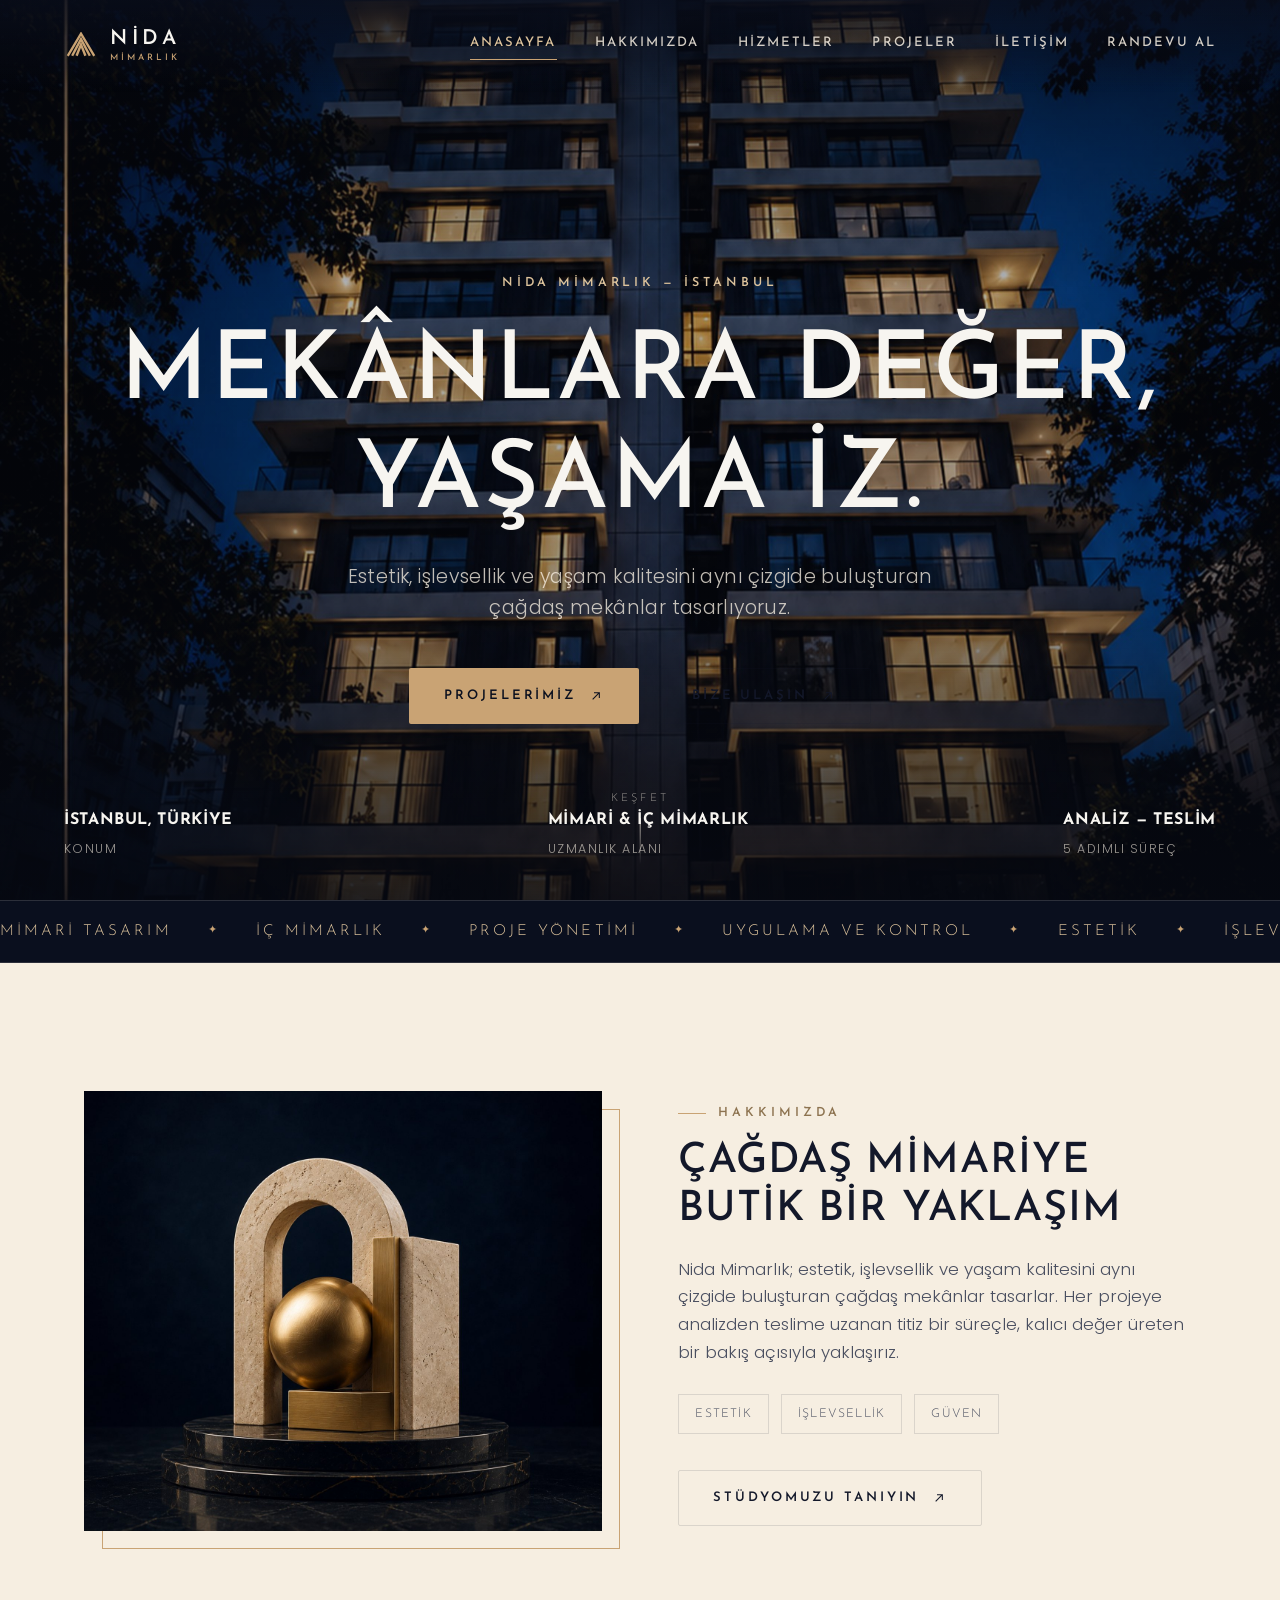
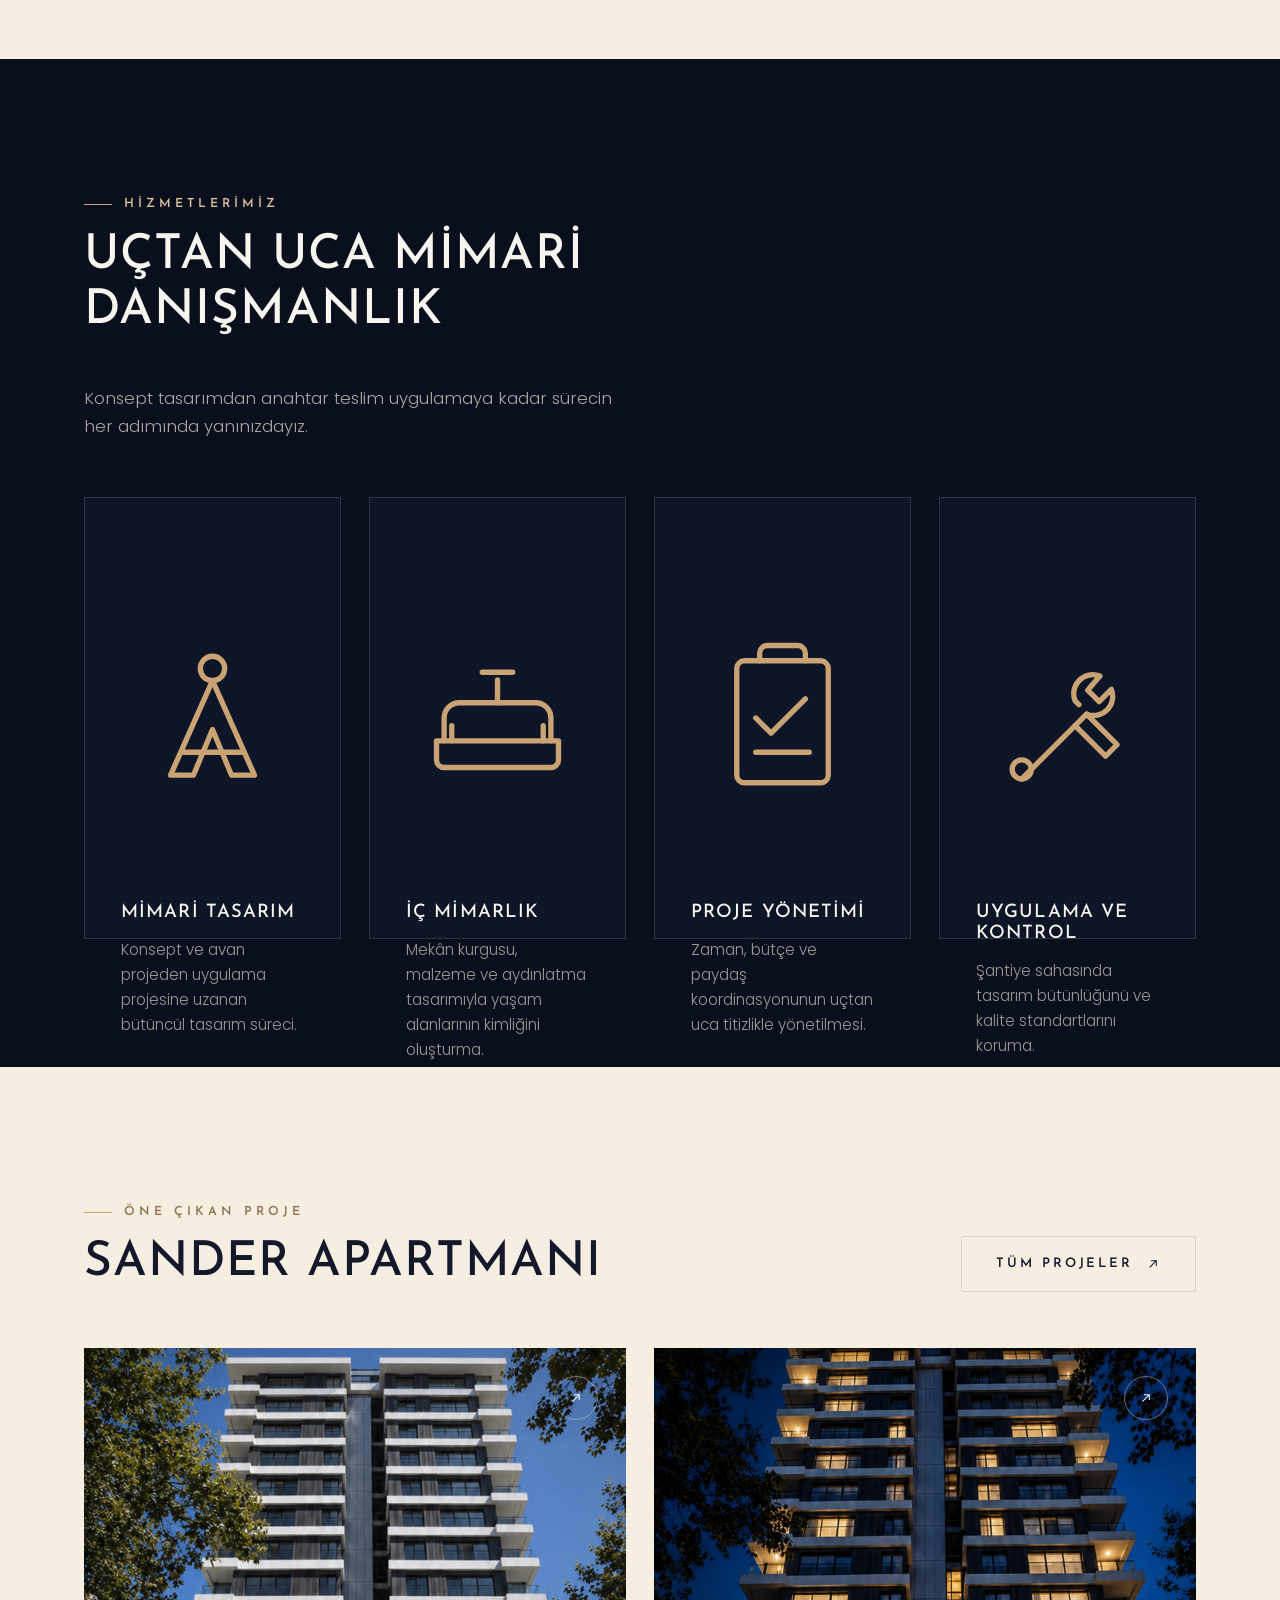
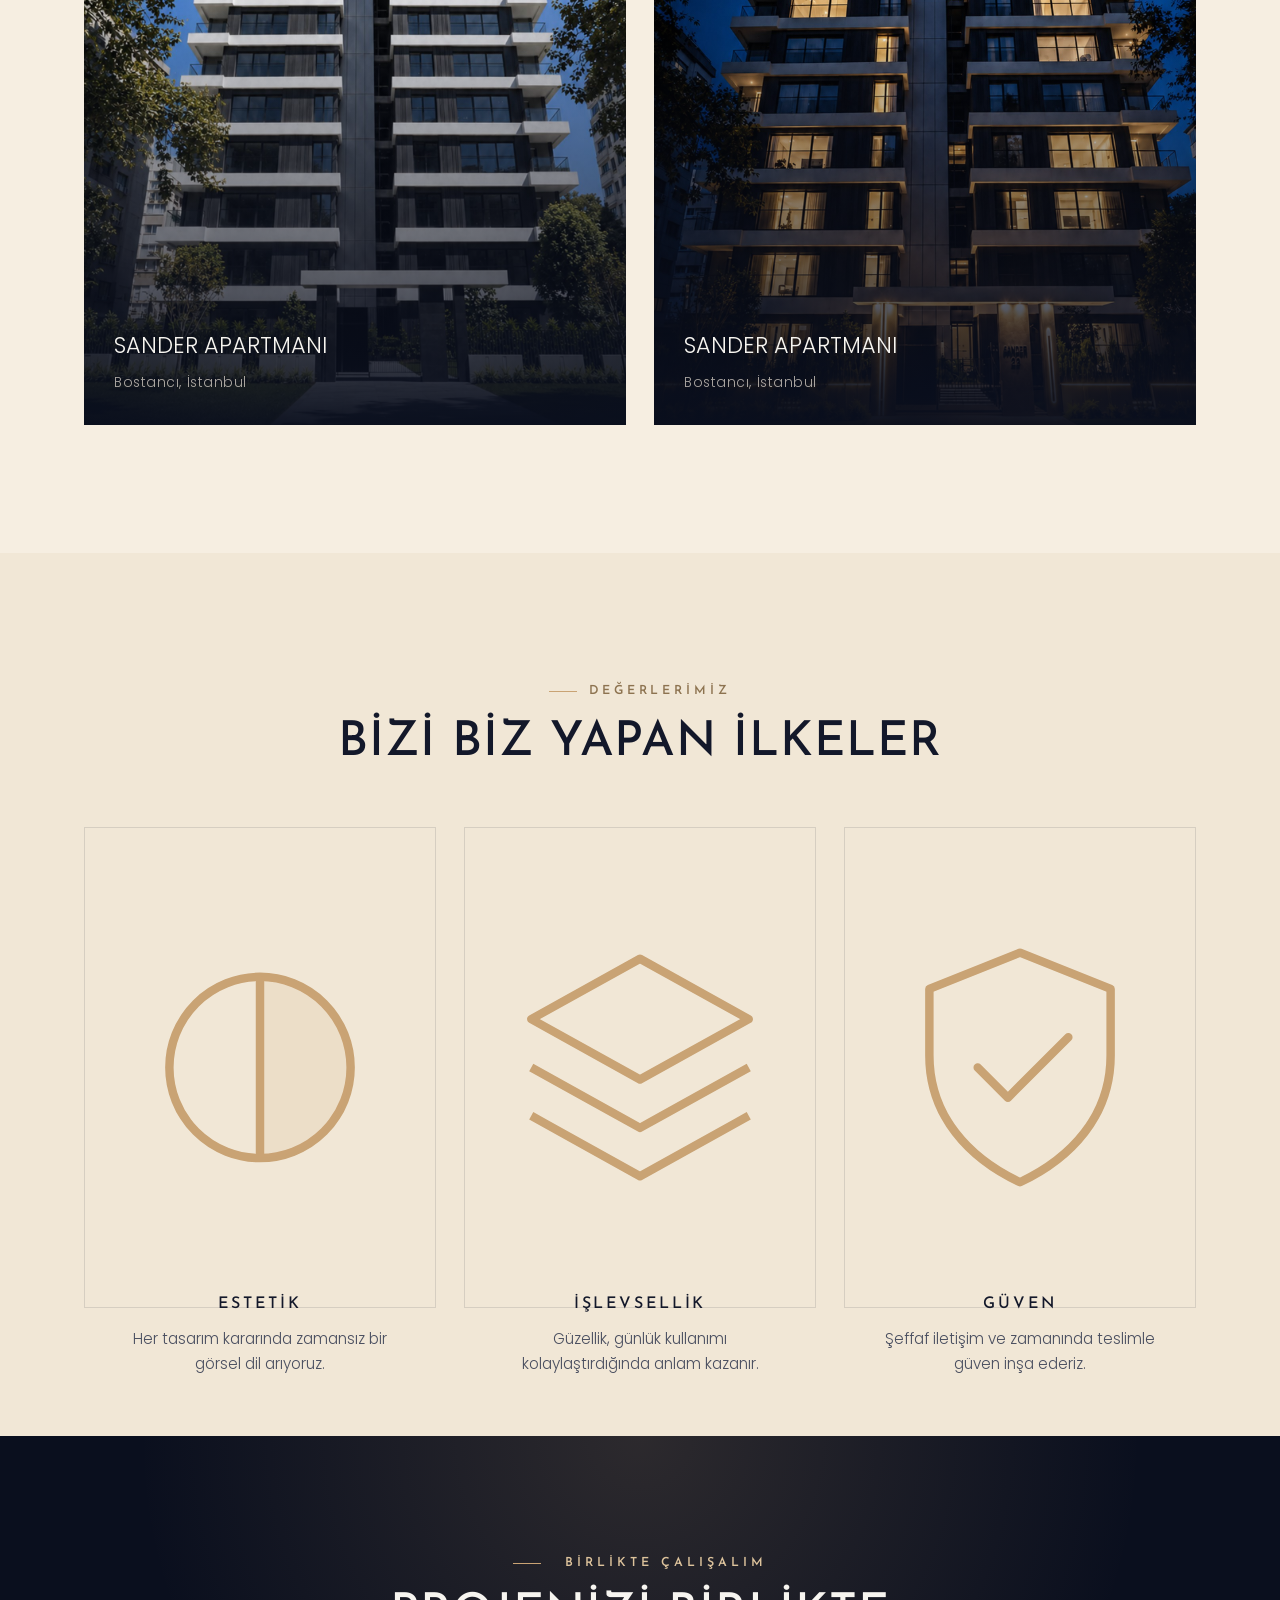
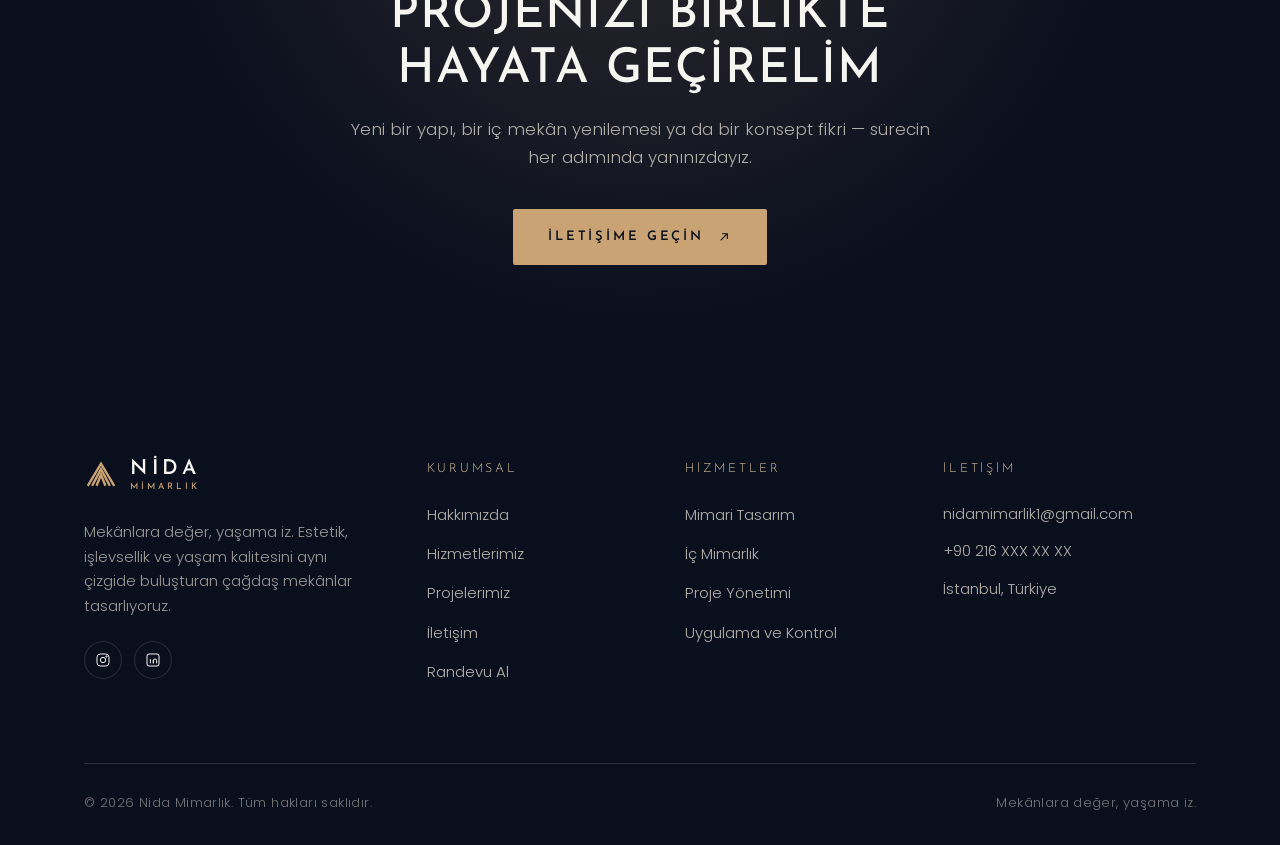
<file: index.html>
<!doctype html>
<html lang="tr">
<head>
<meta charset="UTF-8">
<meta name="viewport" content="width=device-width, initial-scale=1.0">
<title>Nida Mimarlık | Mekânlara Değer, Yaşama İz</title>
<meta name="description" content="Nida Mimarlık; estetik, işlevsellik ve yaşam kalitesini aynı çizgide buluşturan çağdaş mekânlar tasarlayan İstanbul merkezli mimarlık stüdyosu.">
<link rel="icon" type="image/svg+xml" href="assets/img/favicon.svg">
<link rel="preconnect" href="https://fonts.googleapis.com">
<link rel="preconnect" href="https://fonts.gstatic.com" crossorigin>
<link href="https://fonts.googleapis.com/css2?family=Josefin+Sans:wght@300;400;500;600;700&amp;family=Poppins:wght@300;400;500;600&amp;display=swap" rel="stylesheet">
<link rel="stylesheet" href="assets/css/style.css">
</head>
<body>

<header class="nav" id="siteNav">
  <div class="nav__inner">
    <a href="index.html" class="brand">
      <svg class="brand__mark" viewBox="0 0 200 160" fill="none" xmlns="http://www.w3.org/2000/svg">
        <path d="M22 140 L100 10 L178 140" stroke-width="14"/>
        <path d="M48 140 L100 42 L152 140" stroke-width="14"/>
        <path d="M74 140 L100 74 L126 140" stroke-width="14"/>
      </svg>
      <span class="brand__word"><span class="brand__name">NİDA</span><span class="brand__sub">MİMARLIK</span></span>
    </a>

    <nav class="nav__links" aria-label="Ana menü">
      <a href="index.html">Anasayfa</a>
      <a href="hakkimizda.html">Hakkımızda</a>
      <a href="hizmetler.html">Hizmetler</a>
      <a href="projeler.html">Projeler</a>
      <a href="iletisim.html">İletişim</a>
      <a href="randevu.html">Randevu Al</a>
    </nav>


    <button class="nav__toggle" aria-label="Menüyü aç/kapat" aria-expanded="false">
      <span></span><span></span><span></span>
    </button>
  </div>
</header>

<div class="nav__mobile">
  <a href="index.html">Anasayfa</a>
  <a href="hakkimizda.html">Hakkımızda</a>
  <a href="hizmetler.html">Hizmetler</a>
  <a href="projeler.html">Projeler</a>
  <a href="iletisim.html">İletişim</a>
  <a href="randevu.html">Randevu Al</a>
  <span class="eyebrow">Nida Mimarlık</span>
</div>

<main>

  <!-- HERO ============================================================ -->
  <section class="hero">
    <div class="hero__media">
      <img src="assets/img/sander-gece.jpg" alt="Nida Mimarlık tarafından tasarlanan Sander Apartmanı, gece cephe görünümü" width="1900" height="1999">
    </div>
    <div class="hero__scrim"></div>

    <div class="hero__content">
      <div class="container text-center">
        <span class="eyebrow hero__kicker">Nida Mimarlık &mdash; İstanbul</span>
        <h1 class="hero__title">Mekânlara Değer,<br>Yaşama İz.</h1>
        <p class="hero__sub">Estetik, işlevsellik ve yaşam kalitesini aynı çizgide buluşturan çağdaş mekânlar tasarlıyoruz.</p>
        <div class="hero__actions">
          <a href="projeler.html" class="btn btn--gold">
            Projelerimiz
            <svg viewBox="0 0 24 24" fill="none" stroke="currentColor" stroke-width="1.6"><path d="M7 17 17 7M9 7h8v8"/></svg>
          </a>
          <a href="iletisim.html" class="btn btn--outline">
            Bize Ulaşın
            <svg viewBox="0 0 24 24" fill="none" stroke="currentColor" stroke-width="1.6"><path d="M7 17 17 7M9 7h8v8"/></svg>
          </a>
        </div>
      </div>
    </div>

    <div class="hero__foot">
      <div class="hero__foot-item"><strong>İstanbul, Türkiye</strong>Konum</div>
      <div class="hero__foot-item"><strong>Mimari &amp; İç Mimarlık</strong>Uzmanlık Alanı</div>
      <div class="hero__foot-item"><strong>Analiz — Teslim</strong>5 Adımlı Süreç</div>
    </div>

    <div class="scroll-cue">
      <span>Keşfet</span>
      <span class="scroll-cue__line"></span>
    </div>
  </section>

  <!-- MARQUEE ========================================================= -->
  <div class="marquee">
    <div class="marquee__track">
      <span>Mimari Tasarım</span>
      <span>İç Mimarlık</span>
      <span>Proje Yönetimi</span>
      <span>Uygulama ve Kontrol</span>
      <span>Estetik</span>
      <span>İşlevsellik</span>
      <span>Güven</span>
    </div>
  </div>

  <!-- ABOUT TEASER ==================================================== -->
  <section class="section-pad bg-cream">
    <div class="container">
      <div class="split reveal">
        <div class="split__media">
          <div class="split__media-frame"></div>
          <img src="assets/img/home-detay.jpg" alt="Nida Mimarlık — kemer, küre ve blok kompozisyonu" loading="lazy">
        </div>
        <div>
          <span class="eyebrow">Hakkımızda</span>
          <h2 class="section-title" style="font-size:clamp(1.9rem,3.4vw,2.6rem)">Çağdaş mimariye<br>butik bir yaklaşım</h2>
          <p class="section-lede" style="max-width:52ch">Nida Mimarlık; estetik, işlevsellik ve yaşam kalitesini aynı çizgide buluşturan çağdaş mekânlar tasarlar. Her projeye analizden teslime uzanan titiz bir süreçle, kalıcı değer üreten bir bakış açısıyla yaklaşırız.</p>
          <div class="tag-list" style="margin-top:28px">
            <span class="tag">Estetik</span>
            <span class="tag">İşlevsellik</span>
            <span class="tag">Güven</span>
          </div>
          <a href="hakkimizda.html" class="btn btn--outline" style="margin-top:36px">
            Stüdyomuzu Tanıyın
            <svg viewBox="0 0 24 24" fill="none" stroke="currentColor" stroke-width="1.6"><path d="M7 17 17 7M9 7h8v8"/></svg>
          </a>
        </div>
      </div>
    </div>
  </section>

  <!-- SERVICES TEASER ================================================= -->
  <section class="section-pad bg-navy on-dark">
    <div class="container">
      <div class="section-head reveal">
        <div class="section-head__text">
          <span class="eyebrow">Hizmetlerimiz</span>
          <h2 class="section-title">Uçtan Uca Mimari Danışmanlık</h2>
        </div>
        <p class="section-lede">Konsept tasarımdan anahtar teslim uygulamaya kadar sürecin her adımında yanınızdayız.</p>
      </div>

      <div class="grid grid-4 reveal-stagger">
        <a href="hizmetler.html#mimari-tasarim" class="service-card reveal" style="--i:0">
          <span class="service-card__icon">
            <svg viewBox="0 0 48 48" fill="none" stroke="currentColor" stroke-width="1.4" stroke-linecap="round" stroke-linejoin="round">
              <circle cx="24" cy="11" r="3.2"/>
              <path d="M24 14.2 13 39h6l5-12 5 12h6L24 14.2Z"/>
              <path d="M16.5 33h15"/>
            </svg>
          </span>
          <h3>Mimari Tasarım</h3>
          <p>Konsept ve avan projeden uygulama projesine uzanan bütüncül tasarım süreci.</p>
        </a>

        <a href="hizmetler.html#ic-mimarlik" class="service-card reveal" style="--i:1">
          <span class="service-card__icon">
            <svg viewBox="0 0 48 48" fill="none" stroke="currentColor" stroke-width="1.4" stroke-linecap="round" stroke-linejoin="round">
              <path d="M10 30v-6a4 4 0 0 1 4-4h20a4 4 0 0 1 4 4v6"/>
              <path d="M8 30h32v5a2 2 0 0 1-2 2H10a2 2 0 0 1-2-2v-5Z"/>
              <path d="M12 30v-4M36 30v-4"/>
              <path d="M24 20v-6M20 12h8"/>
            </svg>
          </span>
          <h3>İç Mimarlık</h3>
          <p>Mekân kurgusu, malzeme ve aydınlatma tasarımıyla yaşam alanlarının kimliğini oluşturma.</p>
        </a>

        <a href="hizmetler.html#proje-yonetimi" class="service-card reveal" style="--i:2">
          <span class="service-card__icon">
            <svg viewBox="0 0 48 48" fill="none" stroke="currentColor" stroke-width="1.4" stroke-linecap="round" stroke-linejoin="round">
              <rect x="12" y="9" width="24" height="32" rx="2"/>
              <path d="M18 9V7a2 2 0 0 1 2-2h8a2 2 0 0 1 2 2v2"/>
              <path d="m17 24 4 4 9-9"/>
              <path d="M17 33h14"/>
            </svg>
          </span>
          <h3>Proje Yönetimi</h3>
          <p>Zaman, bütçe ve paydaş koordinasyonunun uçtan uca titizlikle yönetilmesi.</p>
        </a>

        <a href="hizmetler.html#uygulama-kontrol" class="service-card reveal" style="--i:3">
          <span class="service-card__icon">
            <svg viewBox="0 0 48 48" fill="none" stroke="currentColor" stroke-width="1.4" stroke-linecap="round" stroke-linejoin="round">
              <path d="M12 40 26 26"/>
              <path d="m26 26 3-3 8 8-3 3Z"/>
              <path d="M29 23a5 5 0 0 0 6.5-6.5l-3.2 3.2-3-3L32.5 13A5 5 0 0 0 26 19.5l1 1"/>
              <path d="M12 40a2.5 2.5 0 1 1 0-5 2.5 2.5 0 0 1 0 5Z"/>
            </svg>
          </span>
          <h3>Uygulama ve Kontrol</h3>
          <p>Şantiye sahasında tasarım bütünlüğünü ve kalite standartlarını koruma.</p>
        </a>
      </div>
    </div>
  </section>

  <!-- FEATURED PROJECT ================================================ -->
  <section class="section-pad bg-cream">
    <div class="container">
      <div class="section-head reveal">
        <div class="section-head__text">
          <span class="eyebrow">Öne Çıkan Proje</span>
          <h2 class="section-title">Sander Apartmanı</h2>
        </div>
        <a href="projeler.html" class="btn btn--outline">
          Tüm Projeler
          <svg viewBox="0 0 24 24" fill="none" stroke="currentColor" stroke-width="1.6"><path d="M7 17 17 7M9 7h8v8"/></svg>
        </a>
      </div>

      <div class="grid grid-2 reveal-stagger">
        <a href="proje-sander-apartmani.html" class="project-card reveal" style="--i:0">
          <img src="assets/img/sander-gunduz.jpg" alt="Sander Apartmanı — gündüz cephe görünümü" loading="lazy">
          <span class="project-card__arrow">
            <svg viewBox="0 0 24 24" fill="none" stroke="currentColor" stroke-width="1.6"><path d="M7 17 17 7M9 7h8v8"/></svg>
          </span>
          <span class="project-card__tag">Gündüz</span>
          <div class="project-card__body">
            <div class="project-card__title">Sander Apartmanı</div>
            <div class="project-card__loc">Bostancı, İstanbul</div>
          </div>
        </a>
        <a href="proje-sander-apartmani.html" class="project-card reveal" style="--i:1">
          <img src="assets/img/sander-gece.jpg" alt="Sander Apartmanı — gece cephe görünümü" loading="lazy">
          <span class="project-card__arrow">
            <svg viewBox="0 0 24 24" fill="none" stroke="currentColor" stroke-width="1.6"><path d="M7 17 17 7M9 7h8v8"/></svg>
          </span>
          <span class="project-card__tag">Gece</span>
          <div class="project-card__body">
            <div class="project-card__title">Sander Apartmanı</div>
            <div class="project-card__loc">Bostancı, İstanbul</div>
          </div>
        </a>
      </div>
    </div>
  </section>

  <!-- VALUES =========================================================== -->
  <section class="section-pad bg-cream-soft">
    <div class="container text-center">
      <div class="reveal" style="display:flex;flex-direction:column;align-items:center">
        <span class="eyebrow">Değerlerimiz</span>
        <h2 class="section-title">Bizi Biz Yapan İlkeler</h2>
      </div>

      <div class="grid grid-3 reveal-stagger" style="margin-top:56px">
        <div class="value-card reveal" style="--i:0">
          <span class="value-card__icon">
            <svg viewBox="0 0 48 48" fill="none" stroke="currentColor" stroke-width="1.4"><circle cx="24" cy="24" r="15"/><path d="M24 9v30"/><path d="M24 9a15 15 0 0 1 0 30" fill="currentColor" stroke="none" opacity="0.14"/></svg>
          </span>
          <h3>Estetik</h3>
          <p style="margin-top:12px;color:var(--ink-soft);font-size:0.95rem">Her tasarım kararında zamansız bir görsel dil arıyoruz.</p>
        </div>
        <div class="value-card reveal" style="--i:1">
          <span class="value-card__icon">
            <svg viewBox="0 0 48 48" fill="none" stroke="currentColor" stroke-width="1.4" stroke-linejoin="round"><path d="M24 6 42 16 24 26 6 16Z"/><path d="M6 24l18 10 18-10"/><path d="M6 32l18 10 18-10"/></svg>
          </span>
          <h3>İşlevsellik</h3>
          <p style="margin-top:12px;color:var(--ink-soft);font-size:0.95rem">Güzellik, günlük kullanımı kolaylaştırdığında anlam kazanır.</p>
        </div>
        <div class="value-card reveal" style="--i:2">
          <span class="value-card__icon">
            <svg viewBox="0 0 48 48" fill="none" stroke="currentColor" stroke-width="1.4" stroke-linejoin="round" stroke-linecap="round"><path d="M24 5 39 11v11c0 10-6.5 17-15 21C15.5 39 9 32 9 22V11Z"/><path d="m17 24 5 5 10-10"/></svg>
          </span>
          <h3>Güven</h3>
          <p style="margin-top:12px;color:var(--ink-soft);font-size:0.95rem">Şeffaf iletişim ve zamanında teslimle güven inşa ederiz.</p>
        </div>
      </div>
    </div>
  </section>

  <!-- CTA ============================================================== -->
  <section class="cta">
    <div class="container cta__inner">
      <span class="eyebrow" style="justify-content:center;color:var(--gold-light)"><span></span>Birlikte Çalışalım</span>
      <h2 class="section-title">Projenizi Birlikte<br>Hayata Geçirelim</h2>
      <p>Yeni bir yapı, bir iç mekân yenilemesi ya da bir konsept fikri — sürecin her adımında yanınızdayız.</p>
      <div class="cta__actions">
        <a href="iletisim.html" class="btn btn--gold">
          İletişime Geçin
          <svg viewBox="0 0 24 24" fill="none" stroke="currentColor" stroke-width="1.6"><path d="M7 17 17 7M9 7h8v8"/></svg>
        </a>
      </div>
    </div>
  </section>

</main>

<footer class="site-footer">
  <div class="container">
    <div class="footer__grid">
      <div>
        <a href="index.html" class="brand">
          <svg class="brand__mark" viewBox="0 0 200 160" fill="none" xmlns="http://www.w3.org/2000/svg">
            <path d="M22 140 L100 10 L178 140" stroke-width="14"/>
            <path d="M48 140 L100 42 L152 140" stroke-width="14"/>
            <path d="M74 140 L100 74 L126 140" stroke-width="14"/>
          </svg>
          <span class="brand__word"><span class="brand__name">NİDA</span><span class="brand__sub">MİMARLIK</span></span>
        </a>
        <p class="footer__about">Mekânlara değer, yaşama iz. Estetik, işlevsellik ve yaşam kalitesini aynı çizgide buluşturan çağdaş mekânlar tasarlıyoruz.</p>
        <div class="footer__social">
          <a href="https://www.instagram.com/nidarch.global/" target="_blank" rel="noopener" aria-label="Instagram">
            <svg viewBox="0 0 24 24" fill="none" stroke="currentColor" stroke-width="1.5"><rect x="3" y="3" width="18" height="18" rx="5"/><circle cx="12" cy="12" r="4"/><circle cx="17.2" cy="6.8" r="1"/></svg>
          </a>
          <a href="#" aria-label="LinkedIn">
            <svg viewBox="0 0 24 24" fill="none" stroke="currentColor" stroke-width="1.5"><rect x="3" y="3" width="18" height="18" rx="3"/><path d="M8 10.5V17M8 7.5v.01M12.5 17v-4a2.5 2.5 0 0 1 5 0v4M12.5 12v5"/></svg>
          </a>
        </div>
      </div>

      <div>
        <div class="footer__heading">Kurumsal</div>
        <ul class="footer__links">
          <li><a href="hakkimizda.html">Hakkımızda</a></li>
          <li><a href="hizmetler.html">Hizmetlerimiz</a></li>
          <li><a href="projeler.html">Projelerimiz</a></li>
          <li><a href="iletisim.html">İletişim</a></li>
          <li><a href="randevu.html">Randevu Al</a></li>
        </ul>
      </div>

      <div>
        <div class="footer__heading">Hizmetler</div>
        <ul class="footer__links">
          <li><a href="hizmetler.html#mimari-tasarim">Mimari Tasarım</a></li>
          <li><a href="hizmetler.html#ic-mimarlik">İç Mimarlık</a></li>
          <li><a href="hizmetler.html#proje-yonetimi">Proje Yönetimi</a></li>
          <li><a href="hizmetler.html#uygulama-kontrol">Uygulama ve Kontrol</a></li>
        </ul>
      </div>

      <div>
        <div class="footer__heading">İletişim</div>
        <ul class="footer__contact">
          <li><a href="mailto:nidamimarlik1@gmail.com">nidamimarlik1@gmail.com</a></li>
          <li><a href="tel:+902160000000">+90 216 XXX XX XX</a></li>
          <li>İstanbul, Türkiye</li>
        </ul>
      </div>
    </div>

    <div class="footer__bottom">
      <span>&copy; <span data-year></span> Nida Mimarlık. Tüm hakları saklıdır.</span>
      <span>Mekânlara değer, yaşama iz.</span>
    </div>
  </div>
</footer>

<script src="assets/js/main.js"></script>
</body>
</html>
</file>
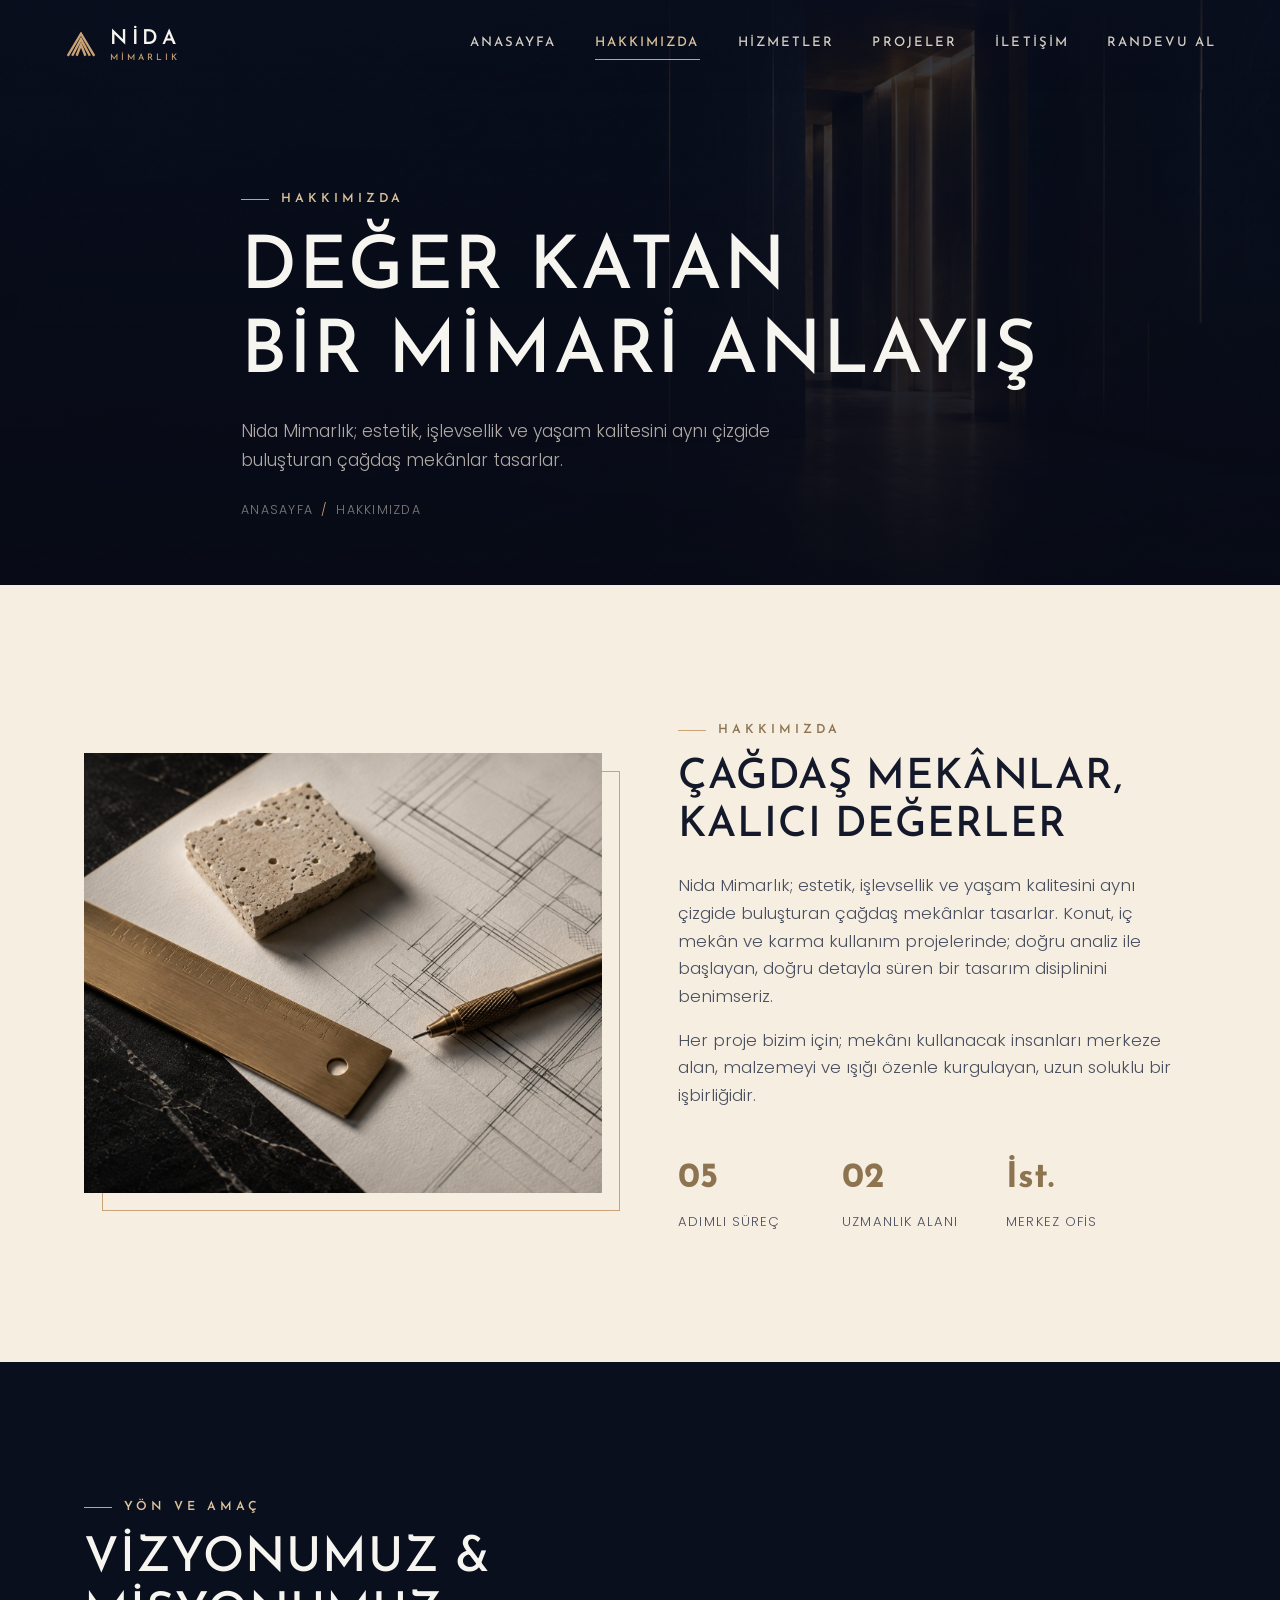
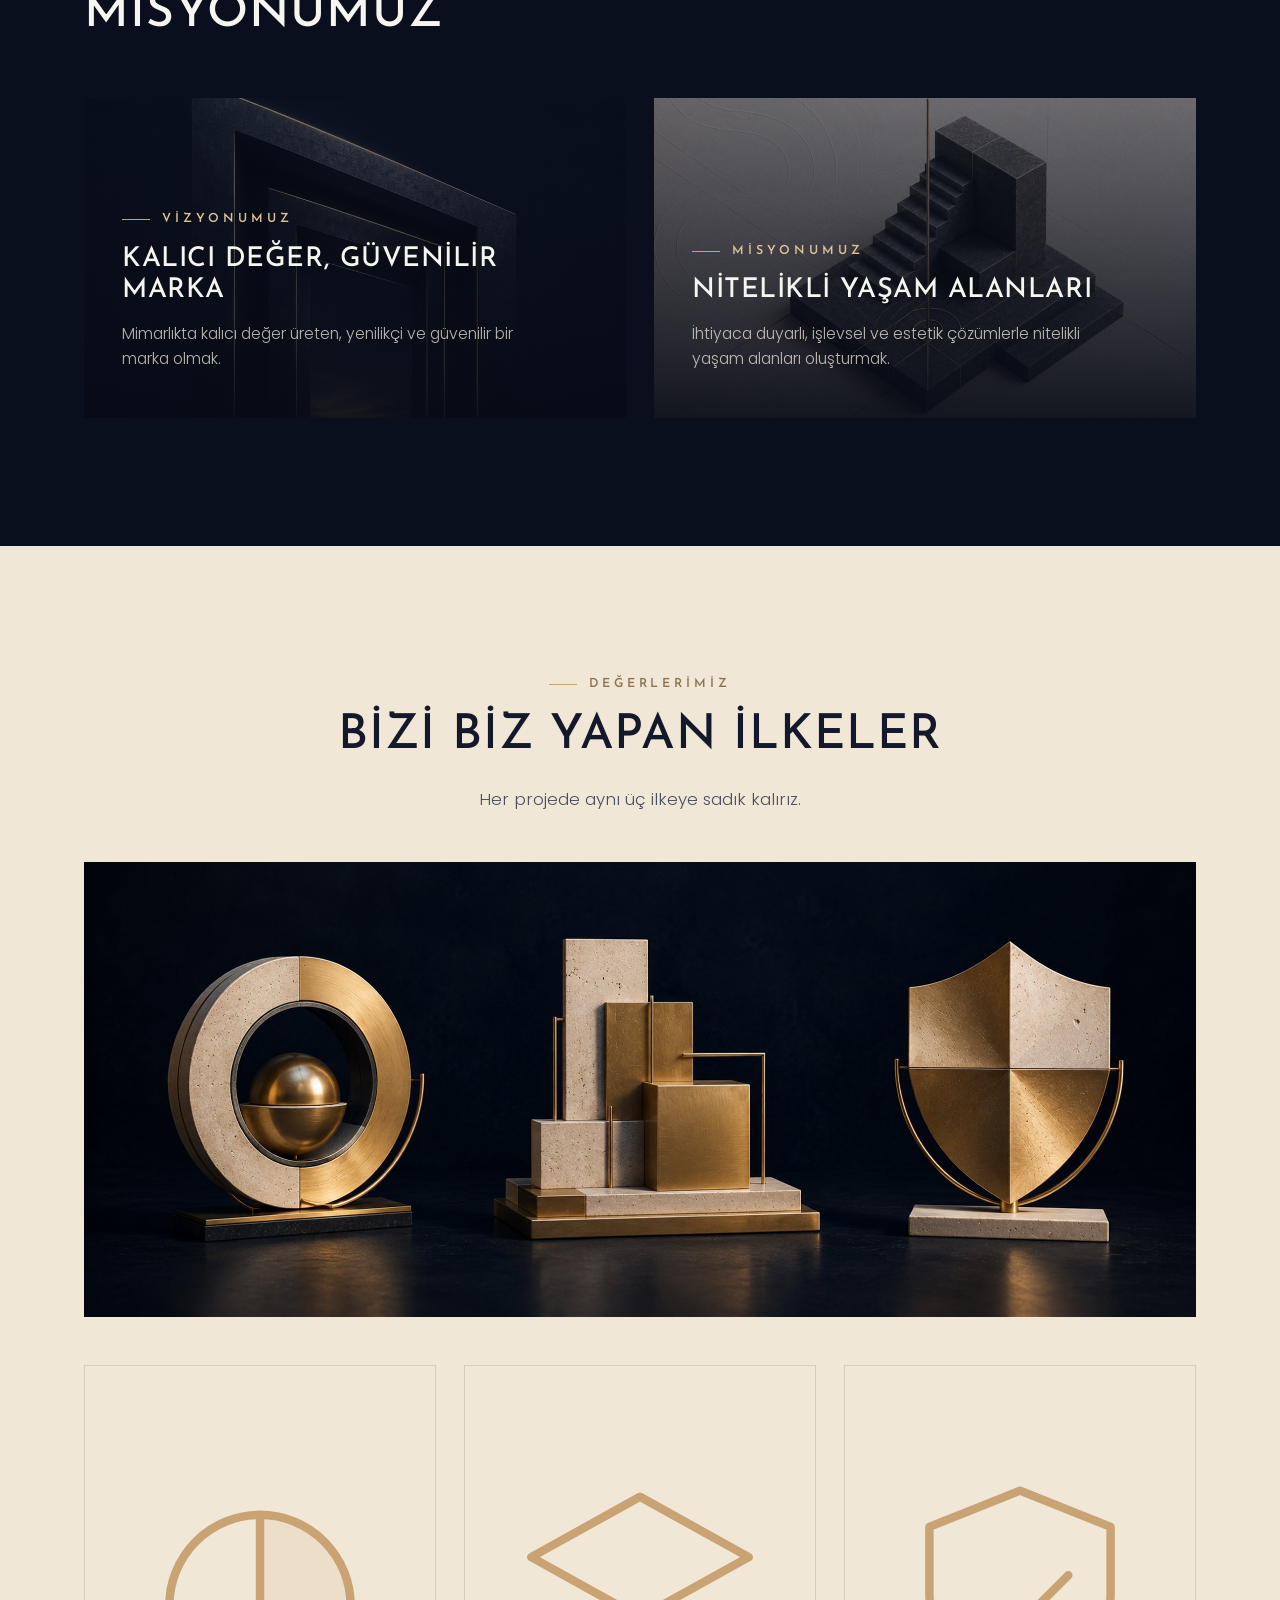
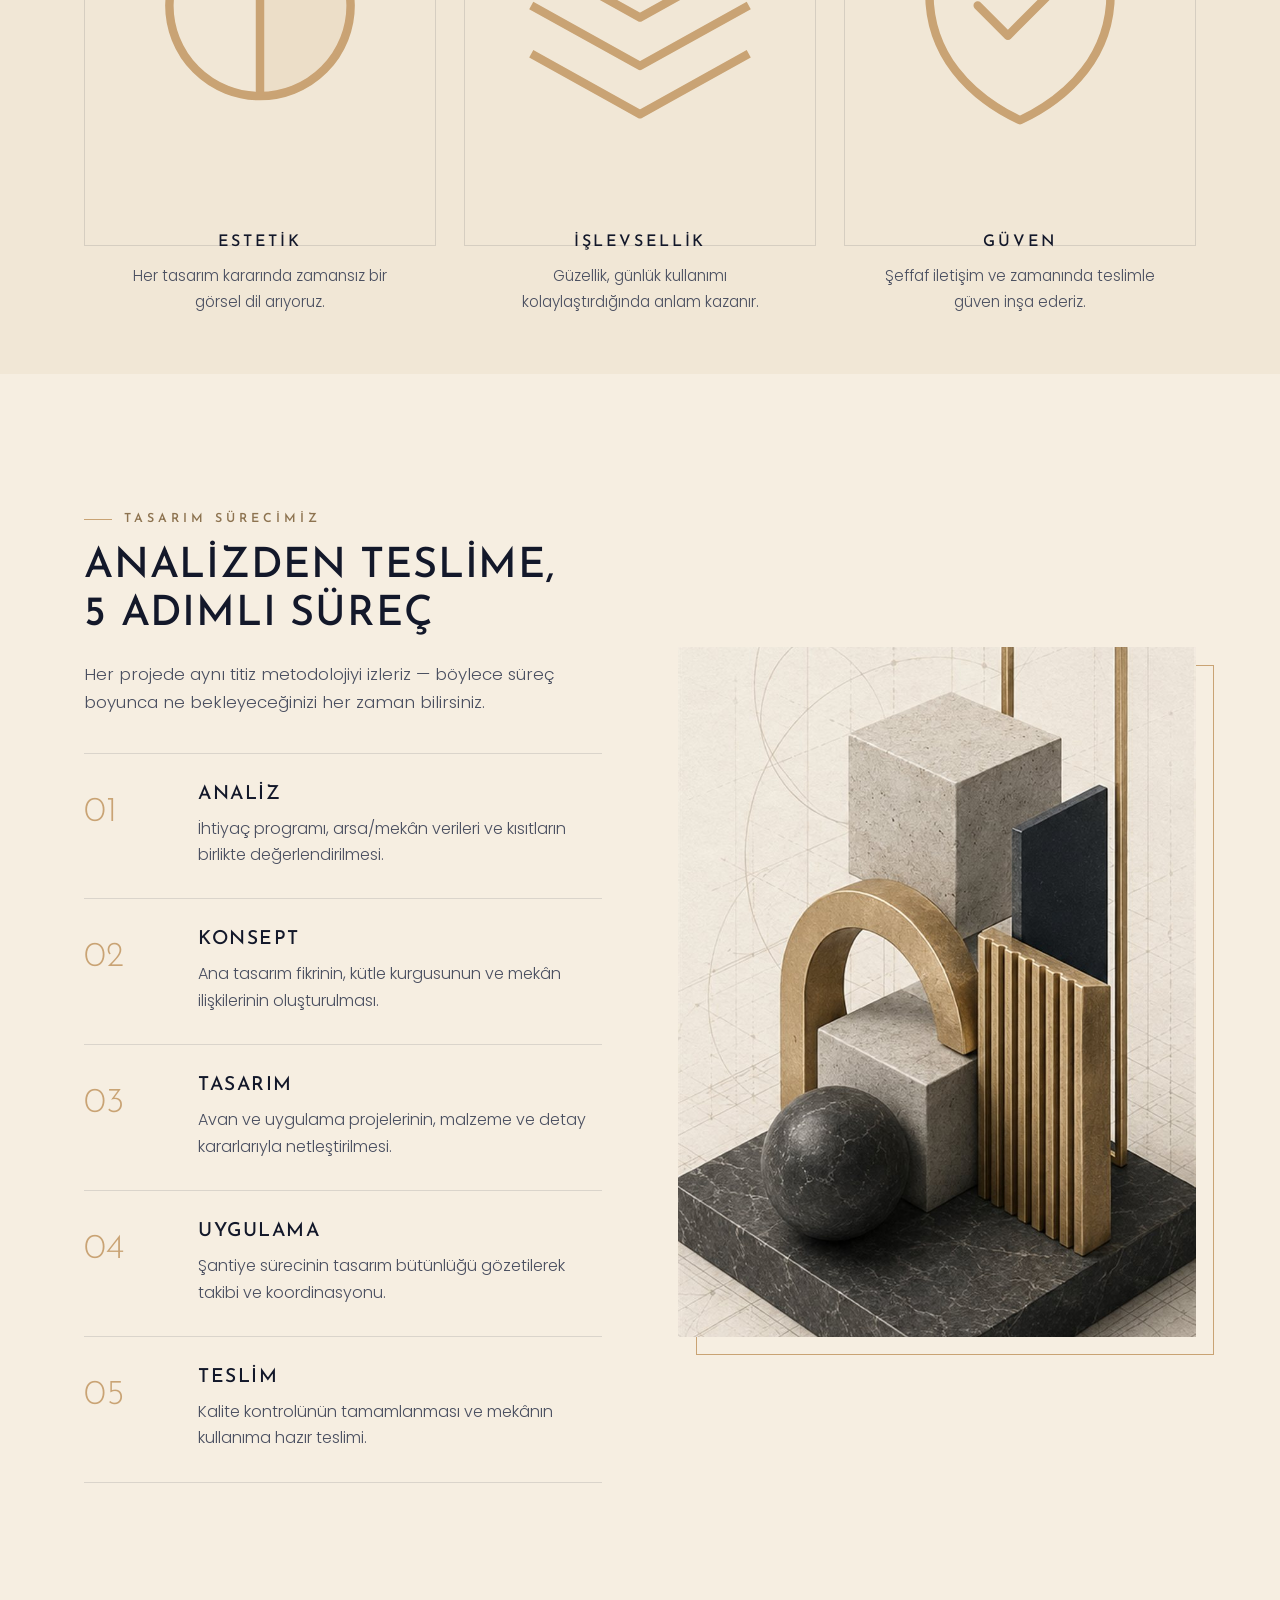
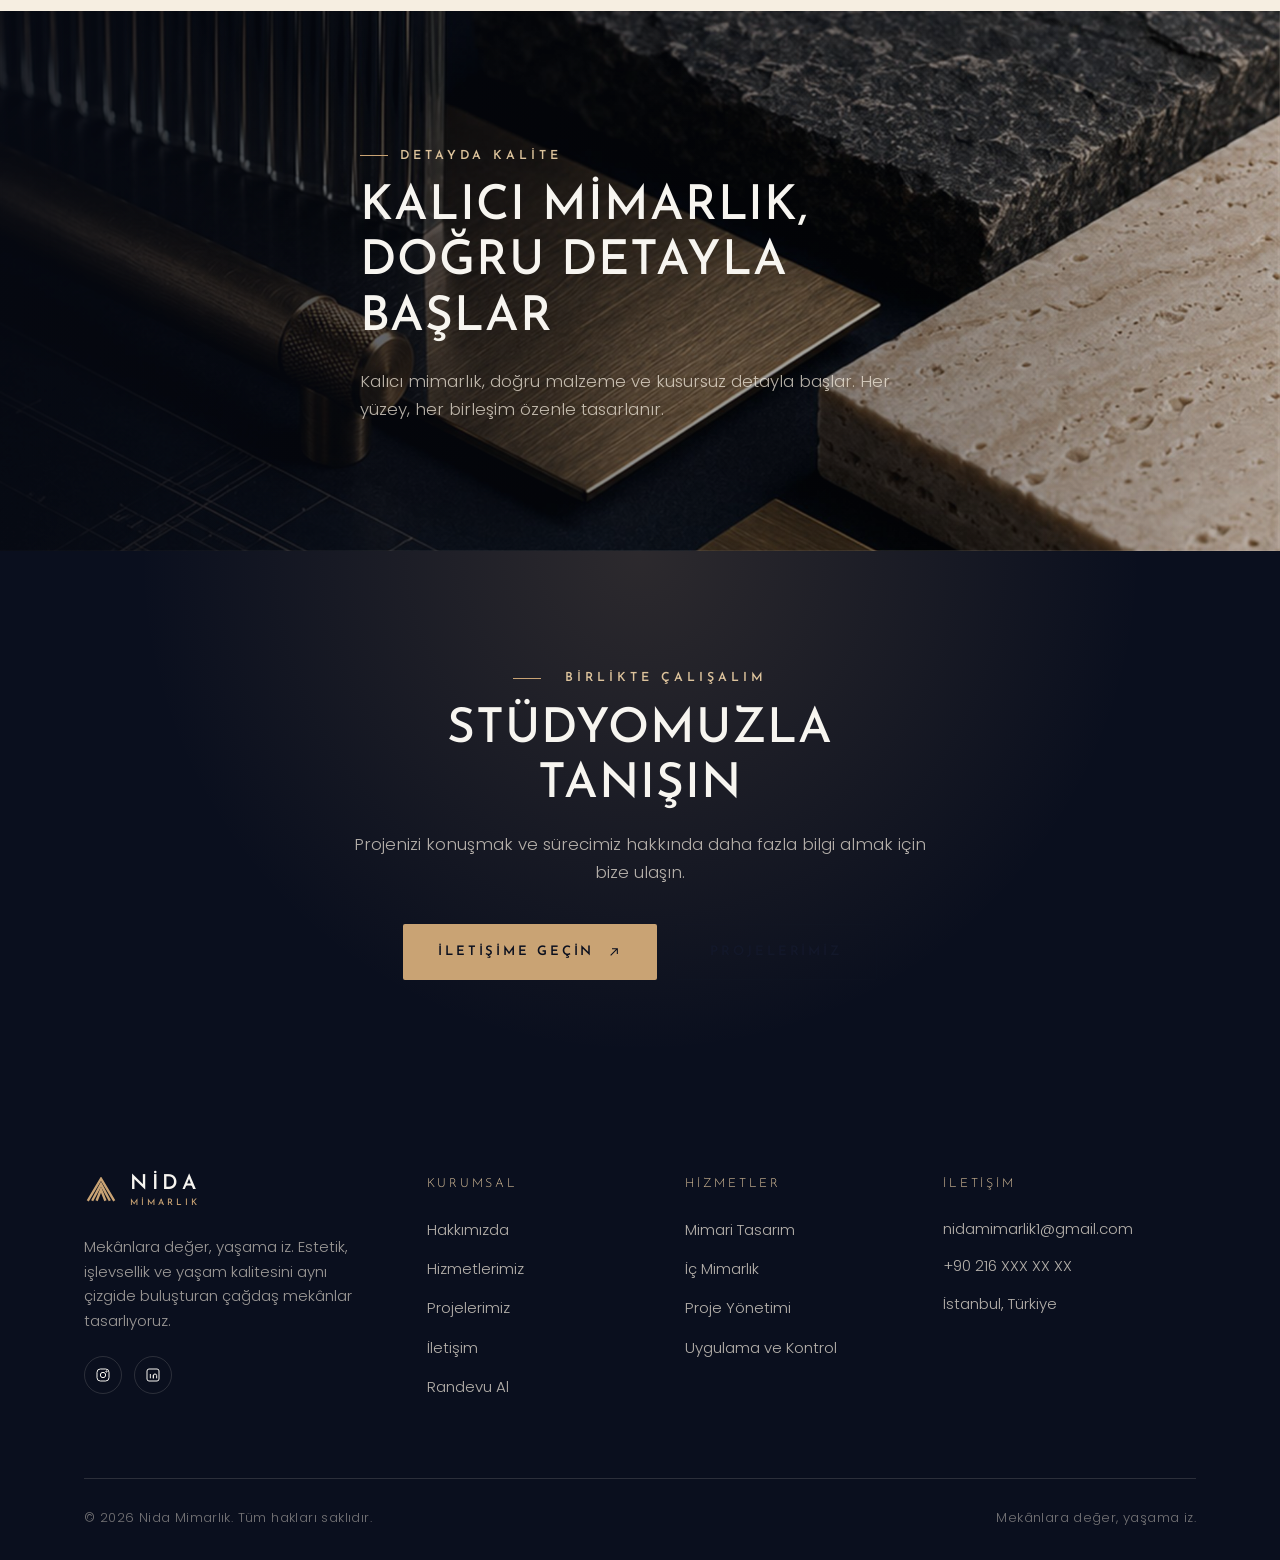
<file: hakkimizda.html>
<!doctype html>
<html lang="tr">
<head>
<meta charset="UTF-8">
<meta name="viewport" content="width=device-width, initial-scale=1.0">
<title>Hakkımızda | Nida Mimarlık</title>
<meta name="description" content="Nida Mimarlık'ın vizyonu, misyonu, değerleri ve analiz'den teslime uzanan 5 adımlı tasarım süreci.">
<link rel="icon" type="image/svg+xml" href="assets/img/favicon.svg">
<link rel="preconnect" href="https://fonts.googleapis.com">
<link rel="preconnect" href="https://fonts.gstatic.com" crossorigin>
<link href="https://fonts.googleapis.com/css2?family=Josefin+Sans:wght@300;400;500;600;700&amp;family=Poppins:wght@300;400;500;600&amp;display=swap" rel="stylesheet">
<link rel="stylesheet" href="assets/css/style.css">
</head>
<body>

<header class="nav" id="siteNav">
  <div class="nav__inner">
    <a href="index.html" class="brand">
      <svg class="brand__mark" viewBox="0 0 200 160" fill="none" xmlns="http://www.w3.org/2000/svg">
        <path d="M22 140 L100 10 L178 140" stroke-width="14"/>
        <path d="M48 140 L100 42 L152 140" stroke-width="14"/>
        <path d="M74 140 L100 74 L126 140" stroke-width="14"/>
      </svg>
      <span class="brand__word"><span class="brand__name">NİDA</span><span class="brand__sub">MİMARLIK</span></span>
    </a>

    <nav class="nav__links" aria-label="Ana menü">
      <a href="index.html">Anasayfa</a>
      <a href="hakkimizda.html">Hakkımızda</a>
      <a href="hizmetler.html">Hizmetler</a>
      <a href="projeler.html">Projeler</a>
      <a href="iletisim.html">İletişim</a>
      <a href="randevu.html">Randevu Al</a>
    </nav>


    <button class="nav__toggle" aria-label="Menüyü aç/kapat" aria-expanded="false">
      <span></span><span></span><span></span>
    </button>
  </div>
</header>

<div class="nav__mobile">
  <a href="index.html">Anasayfa</a>
  <a href="hakkimizda.html">Hakkımızda</a>
  <a href="hizmetler.html">Hizmetler</a>
  <a href="projeler.html">Projeler</a>
  <a href="iletisim.html">İletişim</a>
  <a href="randevu.html">Randevu Al</a>
  <span class="eyebrow">Nida Mimarlık</span>
</div>

<main>

  <!-- PAGE HERO ======================================================= -->
  <section class="page-hero page-hero--photo">
    <div class="page-hero__media">
      <img src="assets/img/hakkimizda-hero.jpg" alt="Nida Mimarlık — altın ışıklı mimari koridor" width="2200" height="1238">
    </div>
    <div class="container page-hero__inner">
      <span class="eyebrow page-hero__kicker">Hakkımızda</span>
      <h1 class="page-hero__title">Değer Katan<br>Bir Mimari Anlayış</h1>
      <p class="page-hero__lede">Nida Mimarlık; estetik, işlevsellik ve yaşam kalitesini aynı çizgide buluşturan çağdaş mekânlar tasarlar.</p>
      <div class="breadcrumb">
        <a href="index.html">Anasayfa</a><span>/</span>Hakkımızda
      </div>
    </div>
  </section>

  <!-- HAKKIMIZDA ====================================================== -->
  <section class="section-pad bg-cream">
    <div class="container">
      <div class="split reveal">
        <div class="split__media">
          <div class="split__media-frame"></div>
          <img src="assets/img/hakkimizda-detay.jpg" alt="Nida Mimarlık — mimari çizim ve malzeme detayı" loading="lazy">
        </div>
        <div>
          <span class="eyebrow">Hakkımızda</span>
          <h2 class="section-title" style="font-size:clamp(1.9rem,3.4vw,2.6rem)">Çağdaş mekânlar,<br>kalıcı değerler</h2>
          <p class="section-lede" style="max-width:56ch">Nida Mimarlık; estetik, işlevsellik ve yaşam kalitesini aynı çizgide buluşturan çağdaş mekânlar tasarlar. Konut, iç mekân ve karma kullanım projelerinde; doğru analiz ile başlayan, doğru detayla süren bir tasarım disiplinini benimseriz.</p>
          <p class="section-lede" style="max-width:56ch;margin-top:16px">Her proje bizim için; mekânı kullanacak insanları merkeze alan, malzemeyi ve ışığı özenle kurgulayan, uzun soluklu bir işbirliğidir.</p>
          <div class="stat-row">
            <div class="stat"><strong>05</strong><span>Adımlı Süreç</span></div>
            <div class="stat"><strong>02</strong><span>Uzmanlık Alanı</span></div>
            <div class="stat"><strong>İst.</strong><span>Merkez Ofis</span></div>
          </div>
        </div>
      </div>
    </div>
  </section>

  <!-- VISION / MISSION ================================================ -->
  <section class="section-pad bg-navy on-dark">
    <div class="container">
      <div class="section-head reveal">
        <div class="section-head__text">
          <span class="eyebrow">Yön ve Amaç</span>
          <h2 class="section-title">Vizyonumuz &amp; Misyonumuz</h2>
        </div>
      </div>

      <div class="vm-grid reveal-stagger">
        <div class="vm-card reveal" style="--i:0">
          <img src="assets/img/vizyon-obje.jpg" alt="" loading="lazy">
          <div class="vm-card__body">
            <span class="eyebrow">Vizyonumuz</span>
            <h3>Kalıcı Değer, Güvenilir Marka</h3>
            <p>Mimarlıkta kalıcı değer üreten, yenilikçi ve güvenilir bir marka olmak.</p>
          </div>
        </div>
        <div class="vm-card reveal" style="--i:1">
          <img src="assets/img/misyon-obje.jpg" alt="" loading="lazy">
          <div class="vm-card__body">
            <span class="eyebrow">Misyonumuz</span>
            <h3>Nitelikli Yaşam Alanları</h3>
            <p>İhtiyaca duyarlı, işlevsel ve estetik çözümlerle nitelikli yaşam alanları oluşturmak.</p>
          </div>
        </div>
      </div>
    </div>
  </section>

  <!-- VALUES =========================================================== -->
  <section class="section-pad bg-cream-soft">
    <div class="container text-center">
      <div class="reveal" style="display:flex;flex-direction:column;align-items:center">
        <span class="eyebrow">Değerlerimiz</span>
        <h2 class="section-title">Bizi Biz Yapan İlkeler</h2>
        <p class="section-lede text-center">Her projede aynı üç ilkeye sadık kalırız.</p>
      </div>

      <div class="value-banner reveal" style="margin-top:48px">
        <img src="assets/img/degerler-serit.jpg" alt="Nida Mimarlık — Estetik, İşlevsellik ve Güven değerlerini simgeleyen kompozisyon" loading="lazy">
      </div>

      <div class="grid grid-3 reveal-stagger" style="margin-top:48px">
        <div class="value-card reveal" style="--i:0">
          <span class="value-card__icon">
            <svg viewBox="0 0 48 48" fill="none" stroke="currentColor" stroke-width="1.4"><circle cx="24" cy="24" r="15"/><path d="M24 9v30"/><path d="M24 9a15 15 0 0 1 0 30" fill="currentColor" stroke="none" opacity="0.14"/></svg>
          </span>
          <h3>Estetik</h3>
          <p style="margin-top:12px;color:var(--ink-soft);font-size:0.95rem">Her tasarım kararında zamansız bir görsel dil arıyoruz.</p>
        </div>
        <div class="value-card reveal" style="--i:1">
          <span class="value-card__icon">
            <svg viewBox="0 0 48 48" fill="none" stroke="currentColor" stroke-width="1.4" stroke-linejoin="round"><path d="M24 6 42 16 24 26 6 16Z"/><path d="M6 24l18 10 18-10"/><path d="M6 32l18 10 18-10"/></svg>
          </span>
          <h3>İşlevsellik</h3>
          <p style="margin-top:12px;color:var(--ink-soft);font-size:0.95rem">Güzellik, günlük kullanımı kolaylaştırdığında anlam kazanır.</p>
        </div>
        <div class="value-card reveal" style="--i:2">
          <span class="value-card__icon">
            <svg viewBox="0 0 48 48" fill="none" stroke="currentColor" stroke-width="1.4" stroke-linejoin="round" stroke-linecap="round"><path d="M24 5 39 11v11c0 10-6.5 17-15 21C15.5 39 9 32 9 22V11Z"/><path d="m17 24 5 5 10-10"/></svg>
          </span>
          <h3>Güven</h3>
          <p style="margin-top:12px;color:var(--ink-soft);font-size:0.95rem">Şeffaf iletişim ve zamanında teslimle güven inşa ederiz.</p>
        </div>
      </div>
    </div>
  </section>

  <!-- PROCESS ========================================================== -->
  <section id="surec" class="section-pad bg-cream" style="scroll-margin-top:var(--nav-h)">
    <div class="container">
      <div class="split reveal">
        <div>
          <span class="eyebrow">Tasarım Sürecimiz</span>
          <h2 class="section-title" style="font-size:clamp(1.9rem,3.4vw,2.6rem)">Analizden Teslime,<br>5 Adımlı Süreç</h2>
          <p class="section-lede" style="max-width:52ch">Her projede aynı titiz metodolojiyi izleriz — böylece süreç boyunca ne bekleyeceğinizi her zaman bilirsiniz.</p>

          <div class="timeline" style="margin-top:36px">
            <div class="timeline__item">
              <span class="timeline__num">01</span>
              <div class="timeline__body"><h3>Analiz</h3><p>İhtiyaç programı, arsa/mekân verileri ve kısıtların birlikte değerlendirilmesi.</p></div>
            </div>
            <div class="timeline__item">
              <span class="timeline__num">02</span>
              <div class="timeline__body"><h3>Konsept</h3><p>Ana tasarım fikrinin, kütle kurgusunun ve mekân ilişkilerinin oluşturulması.</p></div>
            </div>
            <div class="timeline__item">
              <span class="timeline__num">03</span>
              <div class="timeline__body"><h3>Tasarım</h3><p>Avan ve uygulama projelerinin, malzeme ve detay kararlarıyla netleştirilmesi.</p></div>
            </div>
            <div class="timeline__item">
              <span class="timeline__num">04</span>
              <div class="timeline__body"><h3>Uygulama</h3><p>Şantiye sürecinin tasarım bütünlüğü gözetilerek takibi ve koordinasyonu.</p></div>
            </div>
            <div class="timeline__item">
              <span class="timeline__num">05</span>
              <div class="timeline__body"><h3>Teslim</h3><p>Kalite kontrolünün tamamlanması ve mekânın kullanıma hazır teslimi.</p></div>
            </div>
          </div>
        </div>

        <div class="split__media">
          <div class="split__media-frame"></div>
          <img src="assets/img/surec-obje.jpg" alt="Nida Mimarlık — tasarım süreci kompozisyonu" loading="lazy" style="aspect-ratio:3/4">
        </div>
      </div>
    </div>
  </section>

  <!-- QUALITY BANNER =================================================== -->
  <section class="banner reveal">
    <img src="assets/img/detay-kalite.jpg" alt="Nida Mimarlık — malzeme detayları" loading="lazy">
    <div class="container">
      <div class="banner__content">
        <span class="eyebrow" style="color:var(--gold-light)">Detayda Kalite</span>
        <h2 class="section-title">Kalıcı Mimarlık,<br>Doğru Detayla Başlar</h2>
        <p class="section-lede">Kalıcı mimarlık, doğru malzeme ve kusursuz detayla başlar. Her yüzey, her birleşim özenle tasarlanır.</p>
      </div>
    </div>
  </section>

  <!-- CTA ============================================================== -->
  <section class="cta">
    <div class="container cta__inner">
      <span class="eyebrow" style="justify-content:center;color:var(--gold-light)"><span></span>Birlikte Çalışalım</span>
      <h2 class="section-title">Stüdyomuzla<br>Tanışın</h2>
      <p>Projenizi konuşmak ve sürecimiz hakkında daha fazla bilgi almak için bize ulaşın.</p>
      <div class="cta__actions">
        <a href="iletisim.html" class="btn btn--gold">
          İletişime Geçin
          <svg viewBox="0 0 24 24" fill="none" stroke="currentColor" stroke-width="1.6"><path d="M7 17 17 7M9 7h8v8"/></svg>
        </a>
        <a href="projeler.html" class="btn btn--outline">Projelerimiz</a>
      </div>
    </div>
  </section>

</main>

<footer class="site-footer">
  <div class="container">
    <div class="footer__grid">
      <div>
        <a href="index.html" class="brand">
          <svg class="brand__mark" viewBox="0 0 200 160" fill="none" xmlns="http://www.w3.org/2000/svg">
            <path d="M22 140 L100 10 L178 140" stroke-width="14"/>
            <path d="M48 140 L100 42 L152 140" stroke-width="14"/>
            <path d="M74 140 L100 74 L126 140" stroke-width="14"/>
          </svg>
          <span class="brand__word"><span class="brand__name">NİDA</span><span class="brand__sub">MİMARLIK</span></span>
        </a>
        <p class="footer__about">Mekânlara değer, yaşama iz. Estetik, işlevsellik ve yaşam kalitesini aynı çizgide buluşturan çağdaş mekânlar tasarlıyoruz.</p>
        <div class="footer__social">
          <a href="https://www.instagram.com/nidarch.global/" target="_blank" rel="noopener" aria-label="Instagram">
            <svg viewBox="0 0 24 24" fill="none" stroke="currentColor" stroke-width="1.5"><rect x="3" y="3" width="18" height="18" rx="5"/><circle cx="12" cy="12" r="4"/><circle cx="17.2" cy="6.8" r="1"/></svg>
          </a>
          <a href="#" aria-label="LinkedIn">
            <svg viewBox="0 0 24 24" fill="none" stroke="currentColor" stroke-width="1.5"><rect x="3" y="3" width="18" height="18" rx="3"/><path d="M8 10.5V17M8 7.5v.01M12.5 17v-4a2.5 2.5 0 0 1 5 0v4M12.5 12v5"/></svg>
          </a>
        </div>
      </div>

      <div>
        <div class="footer__heading">Kurumsal</div>
        <ul class="footer__links">
          <li><a href="hakkimizda.html">Hakkımızda</a></li>
          <li><a href="hizmetler.html">Hizmetlerimiz</a></li>
          <li><a href="projeler.html">Projelerimiz</a></li>
          <li><a href="iletisim.html">İletişim</a></li>
          <li><a href="randevu.html">Randevu Al</a></li>
        </ul>
      </div>

      <div>
        <div class="footer__heading">Hizmetler</div>
        <ul class="footer__links">
          <li><a href="hizmetler.html#mimari-tasarim">Mimari Tasarım</a></li>
          <li><a href="hizmetler.html#ic-mimarlik">İç Mimarlık</a></li>
          <li><a href="hizmetler.html#proje-yonetimi">Proje Yönetimi</a></li>
          <li><a href="hizmetler.html#uygulama-kontrol">Uygulama ve Kontrol</a></li>
        </ul>
      </div>

      <div>
        <div class="footer__heading">İletişim</div>
        <ul class="footer__contact">
          <li><a href="mailto:nidamimarlik1@gmail.com">nidamimarlik1@gmail.com</a></li>
          <li><a href="tel:+902160000000">+90 216 XXX XX XX</a></li>
          <li>İstanbul, Türkiye</li>
        </ul>
      </div>
    </div>

    <div class="footer__bottom">
      <span>&copy; <span data-year></span> Nida Mimarlık. Tüm hakları saklıdır.</span>
      <span>Mekânlara değer, yaşama iz.</span>
    </div>
  </div>
</footer>

<script src="assets/js/main.js"></script>
</body>
</html>
</file>
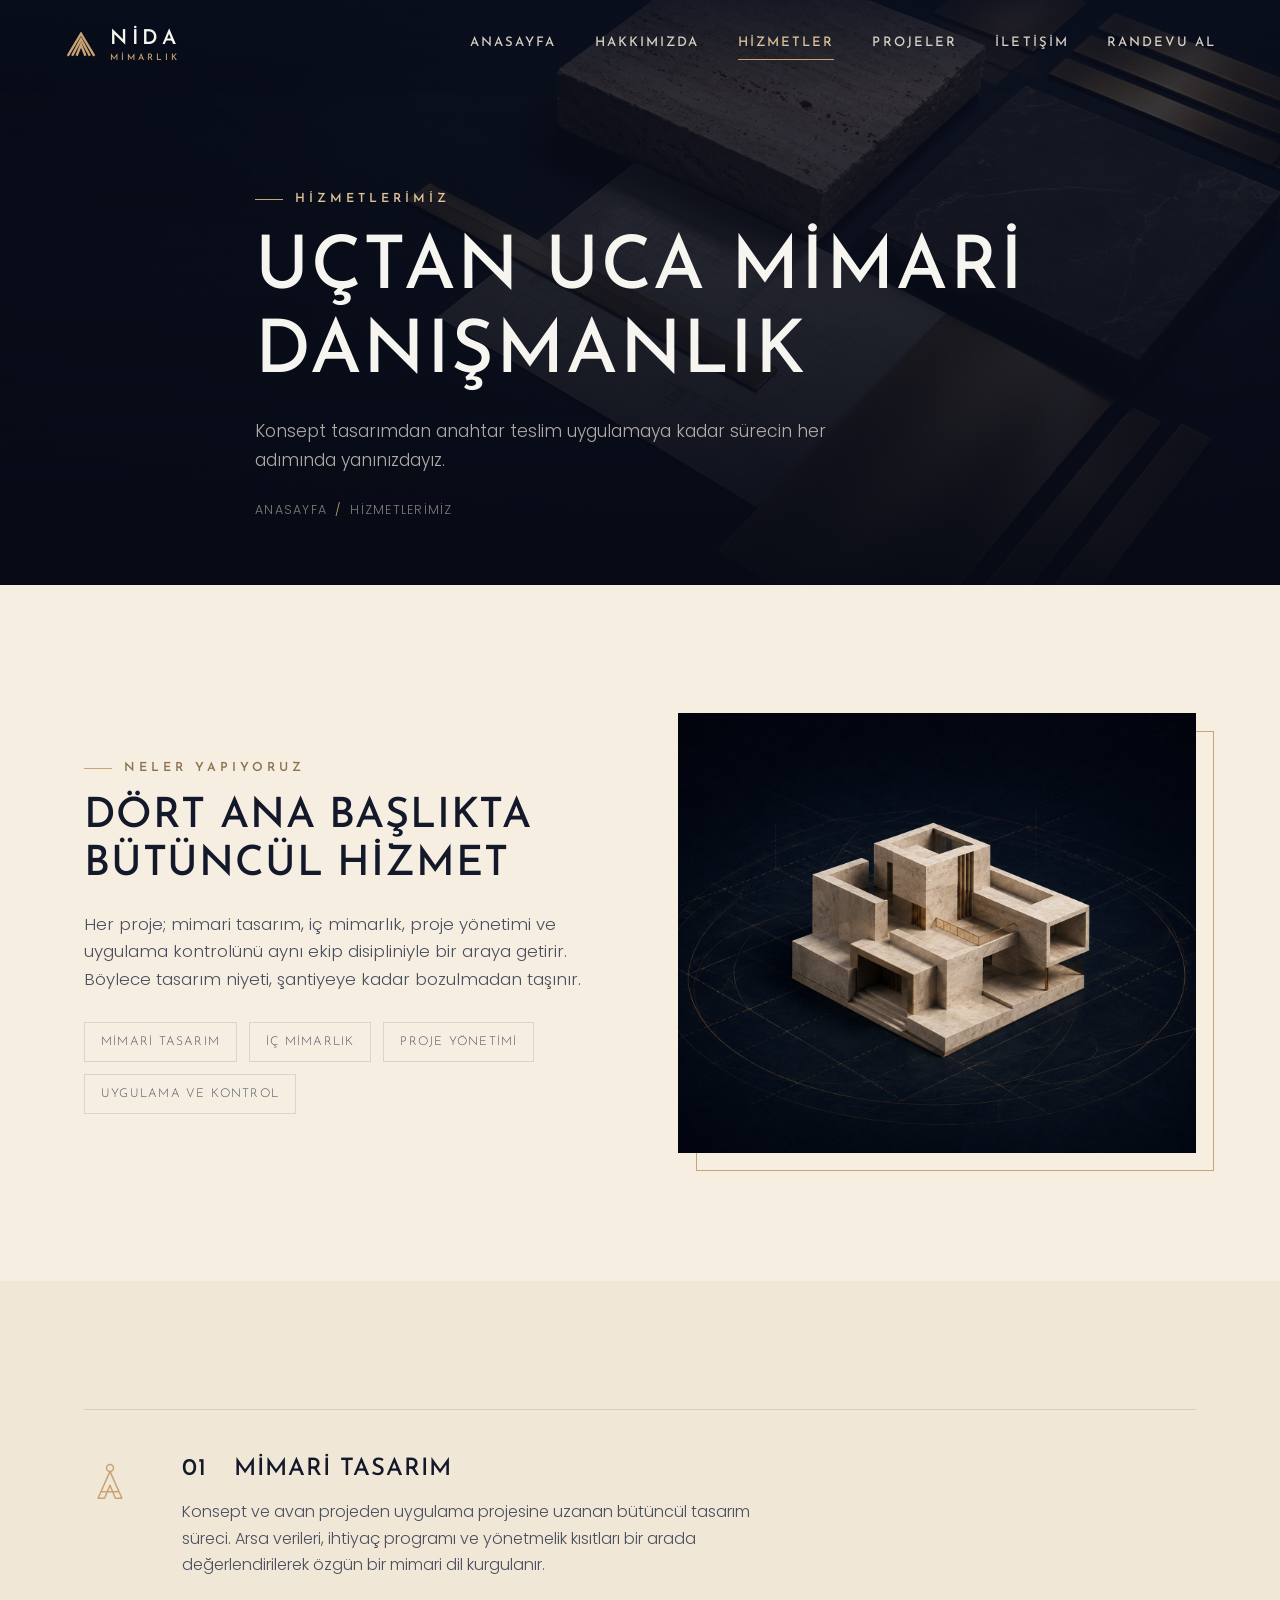
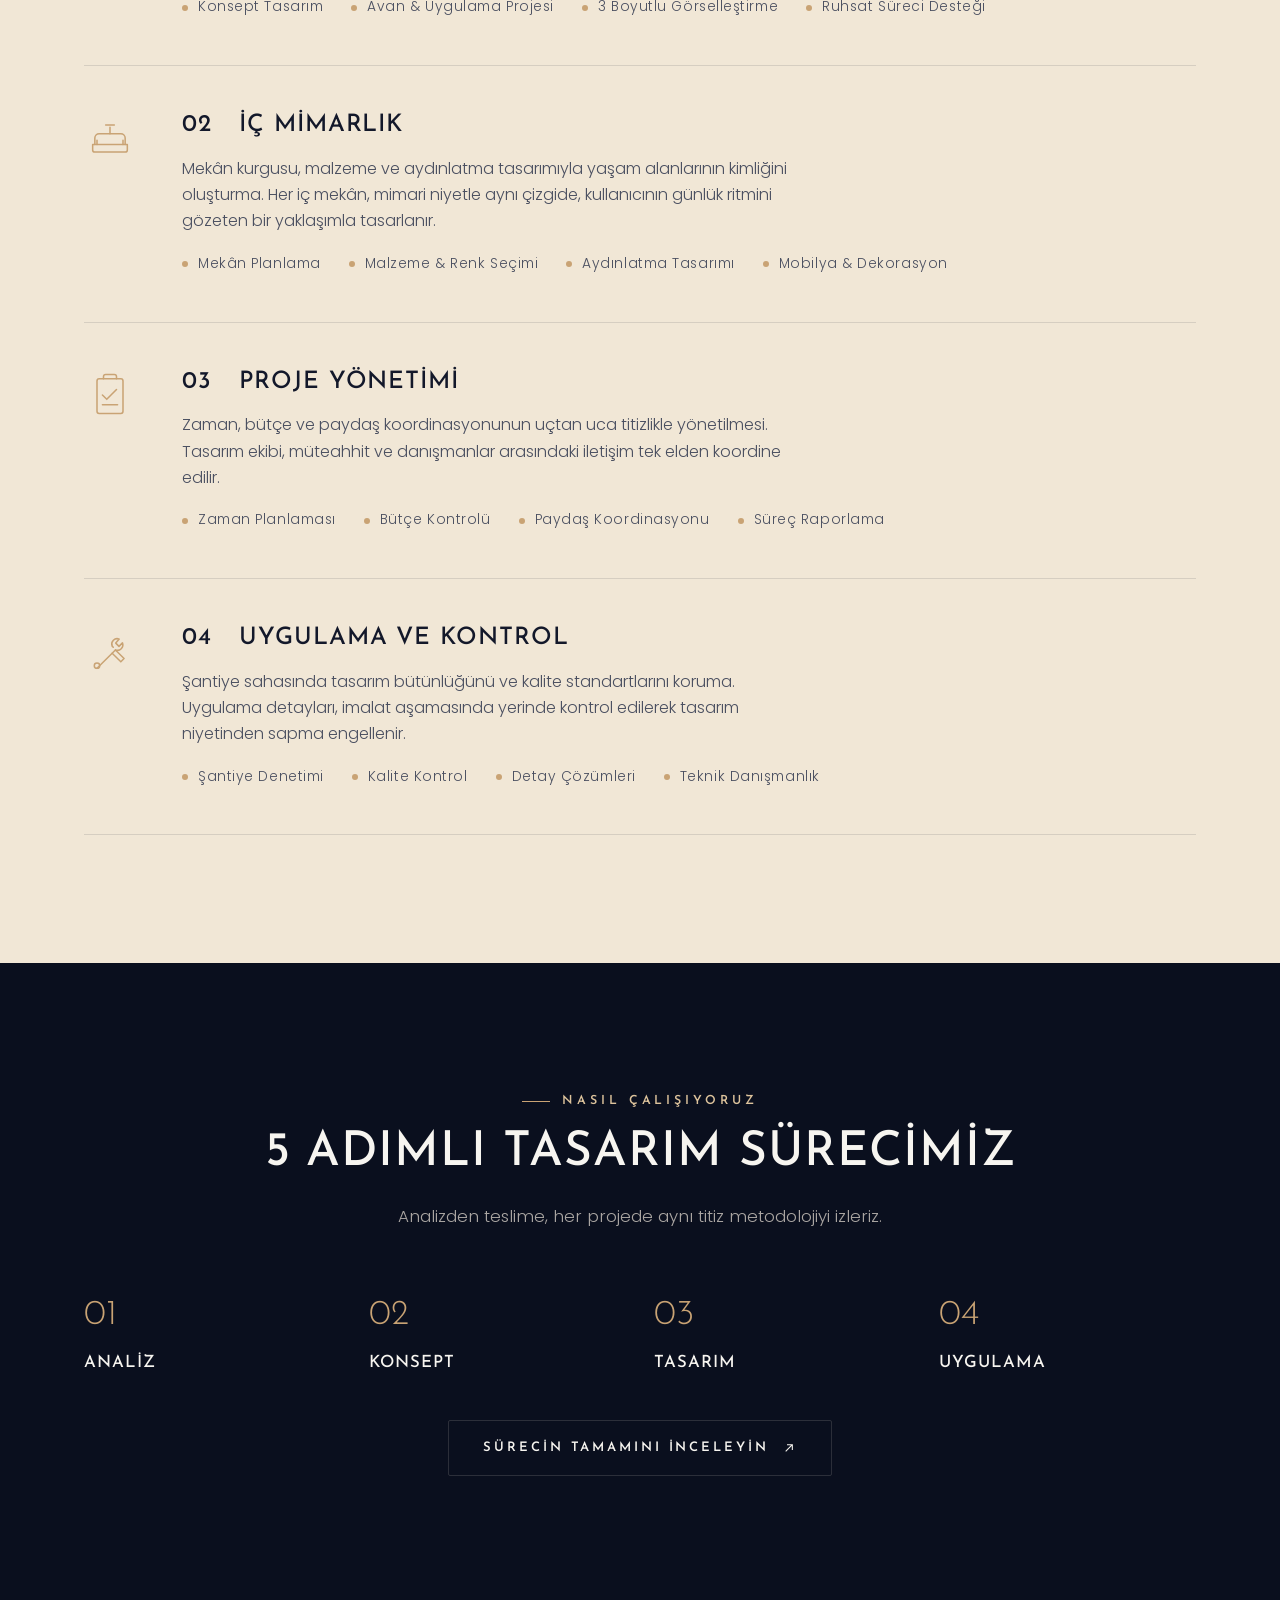
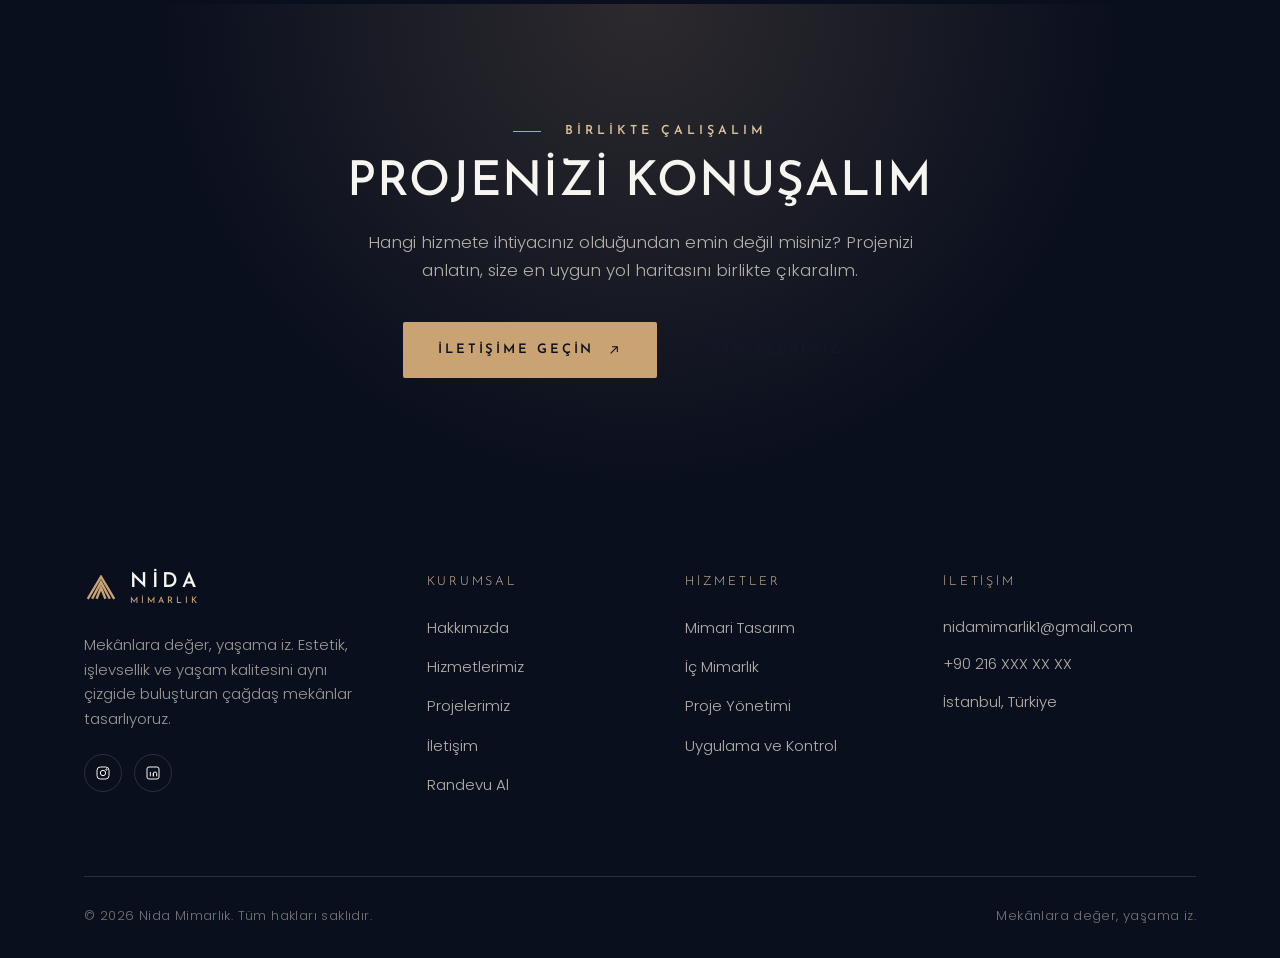
<file: hizmetler.html>
<!doctype html>
<html lang="tr">
<head>
<meta charset="UTF-8">
<meta name="viewport" content="width=device-width, initial-scale=1.0">
<title>Hizmetlerimiz | Nida Mimarlık</title>
<meta name="description" content="Mimari tasarım, iç mimarlık, proje yönetimi ve uygulama-kontrol hizmetleriyle Nida Mimarlık, sürecin her adımında yanınızda.">
<link rel="icon" type="image/svg+xml" href="assets/img/favicon.svg">
<link rel="preconnect" href="https://fonts.googleapis.com">
<link rel="preconnect" href="https://fonts.gstatic.com" crossorigin>
<link href="https://fonts.googleapis.com/css2?family=Josefin+Sans:wght@300;400;500;600;700&amp;family=Poppins:wght@300;400;500;600&amp;display=swap" rel="stylesheet">
<link rel="stylesheet" href="assets/css/style.css">
</head>
<body>

<header class="nav" id="siteNav">
  <div class="nav__inner">
    <a href="index.html" class="brand">
      <svg class="brand__mark" viewBox="0 0 200 160" fill="none" xmlns="http://www.w3.org/2000/svg">
        <path d="M22 140 L100 10 L178 140" stroke-width="14"/>
        <path d="M48 140 L100 42 L152 140" stroke-width="14"/>
        <path d="M74 140 L100 74 L126 140" stroke-width="14"/>
      </svg>
      <span class="brand__word"><span class="brand__name">NİDA</span><span class="brand__sub">MİMARLIK</span></span>
    </a>

    <nav class="nav__links" aria-label="Ana menü">
      <a href="index.html">Anasayfa</a>
      <a href="hakkimizda.html">Hakkımızda</a>
      <a href="hizmetler.html">Hizmetler</a>
      <a href="projeler.html">Projeler</a>
      <a href="iletisim.html">İletişim</a>
      <a href="randevu.html">Randevu Al</a>
    </nav>


    <button class="nav__toggle" aria-label="Menüyü aç/kapat" aria-expanded="false">
      <span></span><span></span><span></span>
    </button>
  </div>
</header>

<div class="nav__mobile">
  <a href="index.html">Anasayfa</a>
  <a href="hakkimizda.html">Hakkımızda</a>
  <a href="hizmetler.html">Hizmetler</a>
  <a href="projeler.html">Projeler</a>
  <a href="iletisim.html">İletişim</a>
  <a href="randevu.html">Randevu Al</a>
  <span class="eyebrow">Nida Mimarlık</span>
</div>

<main>

  <!-- PAGE HERO ======================================================= -->
  <section class="page-hero page-hero--photo">
    <div class="page-hero__media">
      <img src="assets/img/hizmetler-hero.jpg" alt="Nida Mimarlık — mimari malzeme ve çizim kompozisyonu" width="2200" height="1238">
    </div>
    <div class="container page-hero__inner">
      <span class="eyebrow page-hero__kicker">Hizmetlerimiz</span>
      <h1 class="page-hero__title">Uçtan Uca Mimari<br>Danışmanlık</h1>
      <p class="page-hero__lede">Konsept tasarımdan anahtar teslim uygulamaya kadar sürecin her adımında yanınızdayız.</p>
      <div class="breadcrumb">
        <a href="index.html">Anasayfa</a><span>/</span>Hizmetlerimiz
      </div>
    </div>
  </section>

  <!-- INTRO ============================================================ -->
  <section class="section-pad bg-cream">
    <div class="container">
      <div class="split reveal">
        <div>
          <span class="eyebrow">Neler Yapıyoruz</span>
          <h2 class="section-title" style="font-size:clamp(1.9rem,3.4vw,2.6rem)">Dört Ana Başlıkta<br>Bütüncül Hizmet</h2>
          <p class="section-lede" style="max-width:52ch">Her proje; mimari tasarım, iç mimarlık, proje yönetimi ve uygulama kontrolünü aynı ekip disipliniyle bir araya getirir. Böylece tasarım niyeti, şantiyeye kadar bozulmadan taşınır.</p>
          <div class="tag-list" style="margin-top:28px">
            <span class="tag">Mimari Tasarım</span>
            <span class="tag">İç Mimarlık</span>
            <span class="tag">Proje Yönetimi</span>
            <span class="tag">Uygulama ve Kontrol</span>
          </div>
        </div>
        <div class="split__media">
          <div class="split__media-frame"></div>
          <img src="assets/img/hizmetler-detay.jpg" alt="Nida Mimarlık — izometrik mimari maket" loading="lazy">
        </div>
      </div>
    </div>
  </section>

  <!-- SERVICE ROWS ===================================================== -->
  <section class="section-pad bg-cream-soft">
    <div class="container">

      <div id="mimari-tasarim" class="service-row reveal">
        <div class="service-row__icon">
          <svg viewBox="0 0 48 48" fill="none" stroke="currentColor" stroke-width="1.4" stroke-linecap="round" stroke-linejoin="round">
            <circle cx="24" cy="11" r="3.2"/>
            <path d="M24 14.2 13 39h6l5-12 5 12h6L24 14.2Z"/>
            <path d="M16.5 33h15"/>
          </svg>
        </div>
        <div>
          <h3>01 &nbsp; Mimari Tasarım</h3>
          <p>Konsept ve avan projeden uygulama projesine uzanan bütüncül tasarım süreci. Arsa verileri, ihtiyaç programı ve yönetmelik kısıtları bir arada değerlendirilerek özgün bir mimari dil kurgulanır.</p>
          <ul class="service-row__list">
            <li>Konsept Tasarım</li>
            <li>Avan &amp; Uygulama Projesi</li>
            <li>3 Boyutlu Görselleştirme</li>
            <li>Ruhsat Süreci Desteği</li>
          </ul>
        </div>
      </div>

      <div id="ic-mimarlik" class="service-row reveal">
        <div class="service-row__icon">
          <svg viewBox="0 0 48 48" fill="none" stroke="currentColor" stroke-width="1.4" stroke-linecap="round" stroke-linejoin="round">
            <path d="M10 30v-6a4 4 0 0 1 4-4h20a4 4 0 0 1 4 4v6"/>
            <path d="M8 30h32v5a2 2 0 0 1-2 2H10a2 2 0 0 1-2-2v-5Z"/>
            <path d="M12 30v-4M36 30v-4"/>
            <path d="M24 20v-6M20 12h8"/>
          </svg>
        </div>
        <div>
          <h3>02 &nbsp; İç Mimarlık</h3>
          <p>Mekân kurgusu, malzeme ve aydınlatma tasarımıyla yaşam alanlarının kimliğini oluşturma. Her iç mekân, mimari niyetle aynı çizgide, kullanıcının günlük ritmini gözeten bir yaklaşımla tasarlanır.</p>
          <ul class="service-row__list">
            <li>Mekân Planlama</li>
            <li>Malzeme &amp; Renk Seçimi</li>
            <li>Aydınlatma Tasarımı</li>
            <li>Mobilya &amp; Dekorasyon</li>
          </ul>
        </div>
      </div>

      <div id="proje-yonetimi" class="service-row reveal">
        <div class="service-row__icon">
          <svg viewBox="0 0 48 48" fill="none" stroke="currentColor" stroke-width="1.4" stroke-linecap="round" stroke-linejoin="round">
            <rect x="12" y="9" width="24" height="32" rx="2"/>
            <path d="M18 9V7a2 2 0 0 1 2-2h8a2 2 0 0 1 2 2v2"/>
            <path d="m17 24 4 4 9-9"/>
            <path d="M17 33h14"/>
          </svg>
        </div>
        <div>
          <h3>03 &nbsp; Proje Yönetimi</h3>
          <p>Zaman, bütçe ve paydaş koordinasyonunun uçtan uca titizlikle yönetilmesi. Tasarım ekibi, müteahhit ve danışmanlar arasındaki iletişim tek elden koordine edilir.</p>
          <ul class="service-row__list">
            <li>Zaman Planlaması</li>
            <li>Bütçe Kontrolü</li>
            <li>Paydaş Koordinasyonu</li>
            <li>Süreç Raporlama</li>
          </ul>
        </div>
      </div>

      <div id="uygulama-kontrol" class="service-row reveal">
        <div class="service-row__icon">
          <svg viewBox="0 0 48 48" fill="none" stroke="currentColor" stroke-width="1.4" stroke-linecap="round" stroke-linejoin="round">
            <path d="M12 40 26 26"/>
            <path d="m26 26 3-3 8 8-3 3Z"/>
            <path d="M29 23a5 5 0 0 0 6.5-6.5l-3.2 3.2-3-3L32.5 13A5 5 0 0 0 26 19.5l1 1"/>
            <path d="M12 40a2.5 2.5 0 1 1 0-5 2.5 2.5 0 0 1 0 5Z"/>
          </svg>
        </div>
        <div>
          <h3>04 &nbsp; Uygulama ve Kontrol</h3>
          <p>Şantiye sahasında tasarım bütünlüğünü ve kalite standartlarını koruma. Uygulama detayları, imalat aşamasında yerinde kontrol edilerek tasarım niyetinden sapma engellenir.</p>
          <ul class="service-row__list">
            <li>Şantiye Denetimi</li>
            <li>Kalite Kontrol</li>
            <li>Detay Çözümleri</li>
            <li>Teknik Danışmanlık</li>
          </ul>
        </div>
      </div>

    </div>
  </section>

  <!-- PROCESS RECAP ==================================================== -->
  <section class="section-pad bg-navy on-dark">
    <div class="container text-center">
      <div class="reveal" style="display:flex;flex-direction:column;align-items:center">
        <span class="eyebrow">Nasıl Çalışıyoruz</span>
        <h2 class="section-title">5 Adımlı Tasarım Sürecimiz</h2>
        <p class="section-lede text-center">Analizden teslime, her projede aynı titiz metodolojiyi izleriz.</p>
      </div>

      <div class="grid grid-4 reveal-stagger" style="margin-top:56px;text-align:left">
        <div class="reveal" style="--i:0"><span class="timeline__num">01</span><h3 style="margin-top:8px;font-size:1.05rem;text-transform:uppercase;letter-spacing:.06em">Analiz</h3></div>
        <div class="reveal" style="--i:1"><span class="timeline__num">02</span><h3 style="margin-top:8px;font-size:1.05rem;text-transform:uppercase;letter-spacing:.06em">Konsept</h3></div>
        <div class="reveal" style="--i:2"><span class="timeline__num">03</span><h3 style="margin-top:8px;font-size:1.05rem;text-transform:uppercase;letter-spacing:.06em">Tasarım</h3></div>
        <div class="reveal" style="--i:3"><span class="timeline__num">04</span><h3 style="margin-top:8px;font-size:1.05rem;text-transform:uppercase;letter-spacing:.06em">Uygulama</h3></div>
      </div>

      <a href="hakkimizda.html#surec" class="btn btn--outline" style="margin-top:48px">
        Sürecin Tamamını İnceleyin
        <svg viewBox="0 0 24 24" fill="none" stroke="currentColor" stroke-width="1.6"><path d="M7 17 17 7M9 7h8v8"/></svg>
      </a>
    </div>
  </section>

  <!-- CTA ============================================================== -->
  <section class="cta">
    <div class="container cta__inner">
      <span class="eyebrow" style="justify-content:center;color:var(--gold-light)"><span></span>Birlikte Çalışalım</span>
      <h2 class="section-title">Projenizi Konuşalım</h2>
      <p>Hangi hizmete ihtiyacınız olduğundan emin değil misiniz? Projenizi anlatın, size en uygun yol haritasını birlikte çıkaralım.</p>
      <div class="cta__actions">
        <a href="iletisim.html" class="btn btn--gold">
          İletişime Geçin
          <svg viewBox="0 0 24 24" fill="none" stroke="currentColor" stroke-width="1.6"><path d="M7 17 17 7M9 7h8v8"/></svg>
        </a>
        <a href="projeler.html" class="btn btn--outline">Projelerimiz</a>
      </div>
    </div>
  </section>

</main>

<footer class="site-footer">
  <div class="container">
    <div class="footer__grid">
      <div>
        <a href="index.html" class="brand">
          <svg class="brand__mark" viewBox="0 0 200 160" fill="none" xmlns="http://www.w3.org/2000/svg">
            <path d="M22 140 L100 10 L178 140" stroke-width="14"/>
            <path d="M48 140 L100 42 L152 140" stroke-width="14"/>
            <path d="M74 140 L100 74 L126 140" stroke-width="14"/>
          </svg>
          <span class="brand__word"><span class="brand__name">NİDA</span><span class="brand__sub">MİMARLIK</span></span>
        </a>
        <p class="footer__about">Mekânlara değer, yaşama iz. Estetik, işlevsellik ve yaşam kalitesini aynı çizgide buluşturan çağdaş mekânlar tasarlıyoruz.</p>
        <div class="footer__social">
          <a href="https://www.instagram.com/nidarch.global/" target="_blank" rel="noopener" aria-label="Instagram">
            <svg viewBox="0 0 24 24" fill="none" stroke="currentColor" stroke-width="1.5"><rect x="3" y="3" width="18" height="18" rx="5"/><circle cx="12" cy="12" r="4"/><circle cx="17.2" cy="6.8" r="1"/></svg>
          </a>
          <a href="#" aria-label="LinkedIn">
            <svg viewBox="0 0 24 24" fill="none" stroke="currentColor" stroke-width="1.5"><rect x="3" y="3" width="18" height="18" rx="3"/><path d="M8 10.5V17M8 7.5v.01M12.5 17v-4a2.5 2.5 0 0 1 5 0v4M12.5 12v5"/></svg>
          </a>
        </div>
      </div>

      <div>
        <div class="footer__heading">Kurumsal</div>
        <ul class="footer__links">
          <li><a href="hakkimizda.html">Hakkımızda</a></li>
          <li><a href="hizmetler.html">Hizmetlerimiz</a></li>
          <li><a href="projeler.html">Projelerimiz</a></li>
          <li><a href="iletisim.html">İletişim</a></li>
          <li><a href="randevu.html">Randevu Al</a></li>
        </ul>
      </div>

      <div>
        <div class="footer__heading">Hizmetler</div>
        <ul class="footer__links">
          <li><a href="hizmetler.html#mimari-tasarim">Mimari Tasarım</a></li>
          <li><a href="hizmetler.html#ic-mimarlik">İç Mimarlık</a></li>
          <li><a href="hizmetler.html#proje-yonetimi">Proje Yönetimi</a></li>
          <li><a href="hizmetler.html#uygulama-kontrol">Uygulama ve Kontrol</a></li>
        </ul>
      </div>

      <div>
        <div class="footer__heading">İletişim</div>
        <ul class="footer__contact">
          <li><a href="mailto:nidamimarlik1@gmail.com">nidamimarlik1@gmail.com</a></li>
          <li><a href="tel:+902160000000">+90 216 XXX XX XX</a></li>
          <li>İstanbul, Türkiye</li>
        </ul>
      </div>
    </div>

    <div class="footer__bottom">
      <span>&copy; <span data-year></span> Nida Mimarlık. Tüm hakları saklıdır.</span>
      <span>Mekânlara değer, yaşama iz.</span>
    </div>
  </div>
</footer>

<script src="assets/js/main.js"></script>
</body>
</html>
</file>
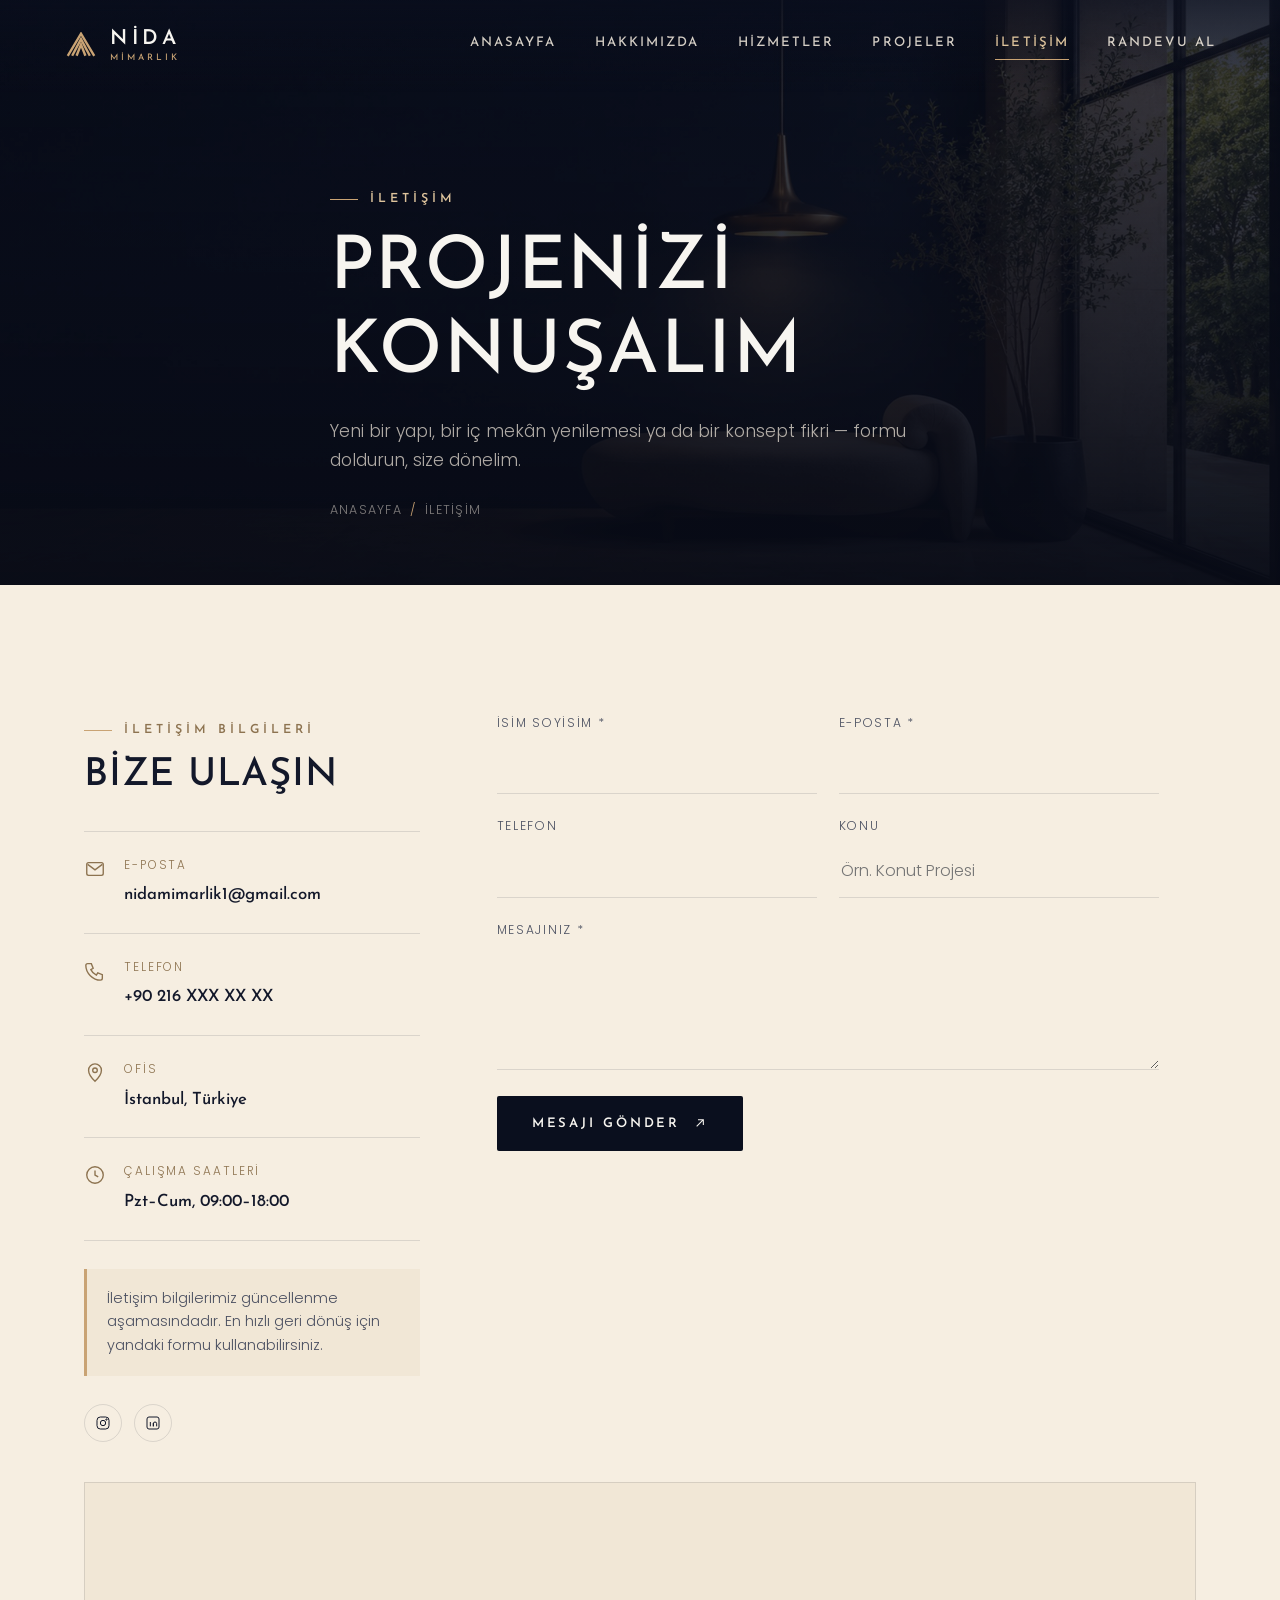
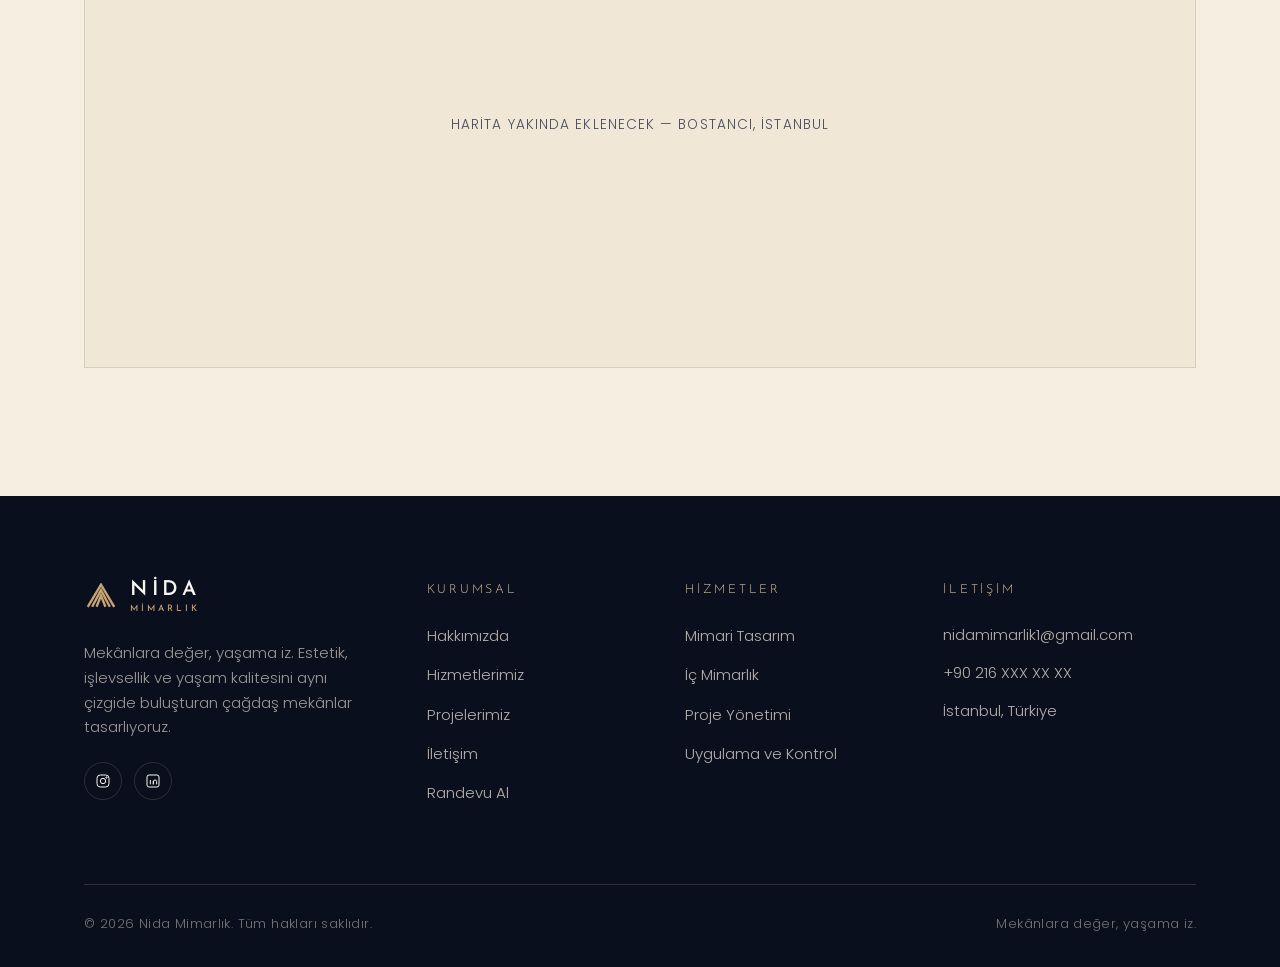
<file: iletisim.html>
<!doctype html>
<html lang="tr">
<head>
<meta charset="UTF-8">
<meta name="viewport" content="width=device-width, initial-scale=1.0">
<title>İletişim | Nida Mimarlık</title>
<meta name="description" content="Projeniz hakkında konuşmak için Nida Mimarlık ile iletişime geçin.">
<link rel="icon" type="image/svg+xml" href="assets/img/favicon.svg">
<link rel="preconnect" href="https://fonts.googleapis.com">
<link rel="preconnect" href="https://fonts.gstatic.com" crossorigin>
<link href="https://fonts.googleapis.com/css2?family=Josefin+Sans:wght@300;400;500;600;700&amp;family=Poppins:wght@300;400;500;600&amp;display=swap" rel="stylesheet">
<link rel="stylesheet" href="assets/css/style.css">
</head>
<body>

<header class="nav" id="siteNav">
  <div class="nav__inner">
    <a href="index.html" class="brand">
      <svg class="brand__mark" viewBox="0 0 200 160" fill="none" xmlns="http://www.w3.org/2000/svg">
        <path d="M22 140 L100 10 L178 140" stroke-width="14"/>
        <path d="M48 140 L100 42 L152 140" stroke-width="14"/>
        <path d="M74 140 L100 74 L126 140" stroke-width="14"/>
      </svg>
      <span class="brand__word"><span class="brand__name">NİDA</span><span class="brand__sub">MİMARLIK</span></span>
    </a>

    <nav class="nav__links" aria-label="Ana menü">
      <a href="index.html">Anasayfa</a>
      <a href="hakkimizda.html">Hakkımızda</a>
      <a href="hizmetler.html">Hizmetler</a>
      <a href="projeler.html">Projeler</a>
      <a href="iletisim.html">İletişim</a>
      <a href="randevu.html">Randevu Al</a>
    </nav>


    <button class="nav__toggle" aria-label="Menüyü aç/kapat" aria-expanded="false">
      <span></span><span></span><span></span>
    </button>
  </div>
</header>

<div class="nav__mobile">
  <a href="index.html">Anasayfa</a>
  <a href="hakkimizda.html">Hakkımızda</a>
  <a href="hizmetler.html">Hizmetler</a>
  <a href="projeler.html">Projeler</a>
  <a href="iletisim.html">İletişim</a>
  <a href="randevu.html">Randevu Al</a>
  <span class="eyebrow">Nida Mimarlık</span>
</div>

<main>

  <!-- PAGE HERO ======================================================= -->
  <section class="page-hero page-hero--photo">
    <div class="page-hero__media">
      <img src="assets/img/iletisim-hero.jpg" alt="Nida Mimarlık — sıcak ve davetkar mimari lobi" width="2200" height="1238">
    </div>
    <div class="container page-hero__inner">
      <span class="eyebrow page-hero__kicker">İletişim</span>
      <h1 class="page-hero__title">Projenizi<br>Konuşalım</h1>
      <p class="page-hero__lede">Yeni bir yapı, bir iç mekân yenilemesi ya da bir konsept fikri — formu doldurun, size dönelim.</p>
      <div class="breadcrumb">
        <a href="index.html">Anasayfa</a><span>/</span>İletişim
      </div>
    </div>
  </section>

  <!-- CONTACT ========================================================== -->
  <section class="section-pad bg-cream">
    <div class="container">
      <div class="contact-grid">

        <div class="reveal">
          <span class="eyebrow">İletişim Bilgileri</span>
          <h2 class="section-title" style="font-size:clamp(1.9rem,3.4vw,2.4rem)">Bize Ulaşın</h2>

          <ul class="contact-list" style="margin-top:32px">
            <li>
              <span class="contact-list__icon">
                <svg viewBox="0 0 24 24" fill="none" stroke="currentColor" stroke-width="1.5"><rect x="3" y="5" width="18" height="14" rx="2"/><path d="m4 7 8 6 8-6"/></svg>
              </span>
              <div>
                <span>E-posta</span>
                <strong><a href="mailto:nidamimarlik1@gmail.com">nidamimarlik1@gmail.com</a></strong>
              </div>
            </li>
            <li>
              <span class="contact-list__icon">
                <svg viewBox="0 0 24 24" fill="none" stroke="currentColor" stroke-width="1.5"><path d="M4 4h4l2 5-2.5 1.5a12 12 0 0 0 6 6L15 14l5 2v4a2 2 0 0 1-2 2C9.7 22 2 14.3 2 6a2 2 0 0 1 2-2Z"/></svg>
              </span>
              <div>
                <span>Telefon</span>
                <strong><a href="tel:+902160000000">+90 216 XXX XX XX</a></strong>
              </div>
            </li>
            <li>
              <span class="contact-list__icon">
                <svg viewBox="0 0 24 24" fill="none" stroke="currentColor" stroke-width="1.5"><path d="M12 21s7-6.5 7-12a7 7 0 1 0-14 0c0 5.5 7 12 7 12Z"/><circle cx="12" cy="9" r="2.5"/></svg>
              </span>
              <div>
                <span>Ofis</span>
                <strong>İstanbul, Türkiye</strong>
              </div>
            </li>
            <li>
              <span class="contact-list__icon">
                <svg viewBox="0 0 24 24" fill="none" stroke="currentColor" stroke-width="1.5"><circle cx="12" cy="12" r="9"/><path d="M12 7v5l3.5 2"/></svg>
              </span>
              <div>
                <span>Çalışma Saatleri</span>
                <strong>Pzt&ndash;Cum, 09:00&ndash;18:00</strong>
              </div>
            </li>
          </ul>

          <p class="contact-note">İletişim bilgilerimiz güncellenme aşamasındadır. En hızlı geri dönüş için yandaki formu kullanabilirsiniz.</p>

          <div class="footer__social" style="margin-top:28px">
            <a href="https://www.instagram.com/nidarch.global/" target="_blank" rel="noopener" aria-label="Instagram" style="border-color:var(--line-on-light);color:var(--ink)">
              <svg viewBox="0 0 24 24" fill="none" stroke="currentColor" stroke-width="1.5"><rect x="3" y="3" width="18" height="18" rx="5"/><circle cx="12" cy="12" r="4"/><circle cx="17.2" cy="6.8" r="1"/></svg>
            </a>
            <a href="#" aria-label="LinkedIn" style="border-color:var(--line-on-light);color:var(--ink)">
              <svg viewBox="0 0 24 24" fill="none" stroke="currentColor" stroke-width="1.5"><rect x="3" y="3" width="18" height="18" rx="3"/><path d="M8 10.5V17M8 7.5v.01M12.5 17v-4a2.5 2.5 0 0 1 5 0v4M12.5 12v5"/></svg>
            </a>
          </div>
        </div>

        <div class="reveal" style="--i:1">
          <form id="contact-form" novalidate>
            <div class="form-grid">
              <div class="field">
                <label for="cf-name">İsim Soyisim *</label>
                <input type="text" id="cf-name" name="name" autocomplete="name" required>
              </div>
              <div class="field">
                <label for="cf-email">E-posta *</label>
                <input type="email" id="cf-email" name="email" autocomplete="email" required>
              </div>
              <div class="field">
                <label for="cf-phone">Telefon</label>
                <input type="tel" id="cf-phone" name="phone" autocomplete="tel">
              </div>
              <div class="field">
                <label for="cf-subject">Konu</label>
                <input type="text" id="cf-subject" name="subject" placeholder="Örn. Konut Projesi">
              </div>
              <div class="field field--full">
                <label for="cf-message">Mesajınız *</label>
                <textarea id="cf-message" name="message" required></textarea>
              </div>
            </div>
            <button type="submit" class="btn btn--primary" style="margin-top:26px">
              Mesajı Gönder
              <svg viewBox="0 0 24 24" fill="none" stroke="currentColor" stroke-width="1.6"><path d="M7 17 17 7M9 7h8v8"/></svg>
            </button>
            <p class="form-note" role="status"></p>
          </form>
        </div>

      </div>

      <div class="map-frame reveal">
        Harita yakında eklenecek — Bostancı, İstanbul
      </div>
    </div>
  </section>

</main>

<footer class="site-footer">
  <div class="container">
    <div class="footer__grid">
      <div>
        <a href="index.html" class="brand">
          <svg class="brand__mark" viewBox="0 0 200 160" fill="none" xmlns="http://www.w3.org/2000/svg">
            <path d="M22 140 L100 10 L178 140" stroke-width="14"/>
            <path d="M48 140 L100 42 L152 140" stroke-width="14"/>
            <path d="M74 140 L100 74 L126 140" stroke-width="14"/>
          </svg>
          <span class="brand__word"><span class="brand__name">NİDA</span><span class="brand__sub">MİMARLIK</span></span>
        </a>
        <p class="footer__about">Mekânlara değer, yaşama iz. Estetik, işlevsellik ve yaşam kalitesini aynı çizgide buluşturan çağdaş mekânlar tasarlıyoruz.</p>
        <div class="footer__social">
          <a href="https://www.instagram.com/nidarch.global/" target="_blank" rel="noopener" aria-label="Instagram">
            <svg viewBox="0 0 24 24" fill="none" stroke="currentColor" stroke-width="1.5"><rect x="3" y="3" width="18" height="18" rx="5"/><circle cx="12" cy="12" r="4"/><circle cx="17.2" cy="6.8" r="1"/></svg>
          </a>
          <a href="#" aria-label="LinkedIn">
            <svg viewBox="0 0 24 24" fill="none" stroke="currentColor" stroke-width="1.5"><rect x="3" y="3" width="18" height="18" rx="3"/><path d="M8 10.5V17M8 7.5v.01M12.5 17v-4a2.5 2.5 0 0 1 5 0v4M12.5 12v5"/></svg>
          </a>
        </div>
      </div>

      <div>
        <div class="footer__heading">Kurumsal</div>
        <ul class="footer__links">
          <li><a href="hakkimizda.html">Hakkımızda</a></li>
          <li><a href="hizmetler.html">Hizmetlerimiz</a></li>
          <li><a href="projeler.html">Projelerimiz</a></li>
          <li><a href="iletisim.html">İletişim</a></li>
          <li><a href="randevu.html">Randevu Al</a></li>
        </ul>
      </div>

      <div>
        <div class="footer__heading">Hizmetler</div>
        <ul class="footer__links">
          <li><a href="hizmetler.html#mimari-tasarim">Mimari Tasarım</a></li>
          <li><a href="hizmetler.html#ic-mimarlik">İç Mimarlık</a></li>
          <li><a href="hizmetler.html#proje-yonetimi">Proje Yönetimi</a></li>
          <li><a href="hizmetler.html#uygulama-kontrol">Uygulama ve Kontrol</a></li>
        </ul>
      </div>

      <div>
        <div class="footer__heading">İletişim</div>
        <ul class="footer__contact">
          <li><a href="mailto:nidamimarlik1@gmail.com">nidamimarlik1@gmail.com</a></li>
          <li><a href="tel:+902160000000">+90 216 XXX XX XX</a></li>
          <li>İstanbul, Türkiye</li>
        </ul>
      </div>
    </div>

    <div class="footer__bottom">
      <span>&copy; <span data-year></span> Nida Mimarlık. Tüm hakları saklıdır.</span>
      <span>Mekânlara değer, yaşama iz.</span>
    </div>
  </div>
</footer>

<script src="assets/js/main.js"></script>
</body>
</html>
</file>
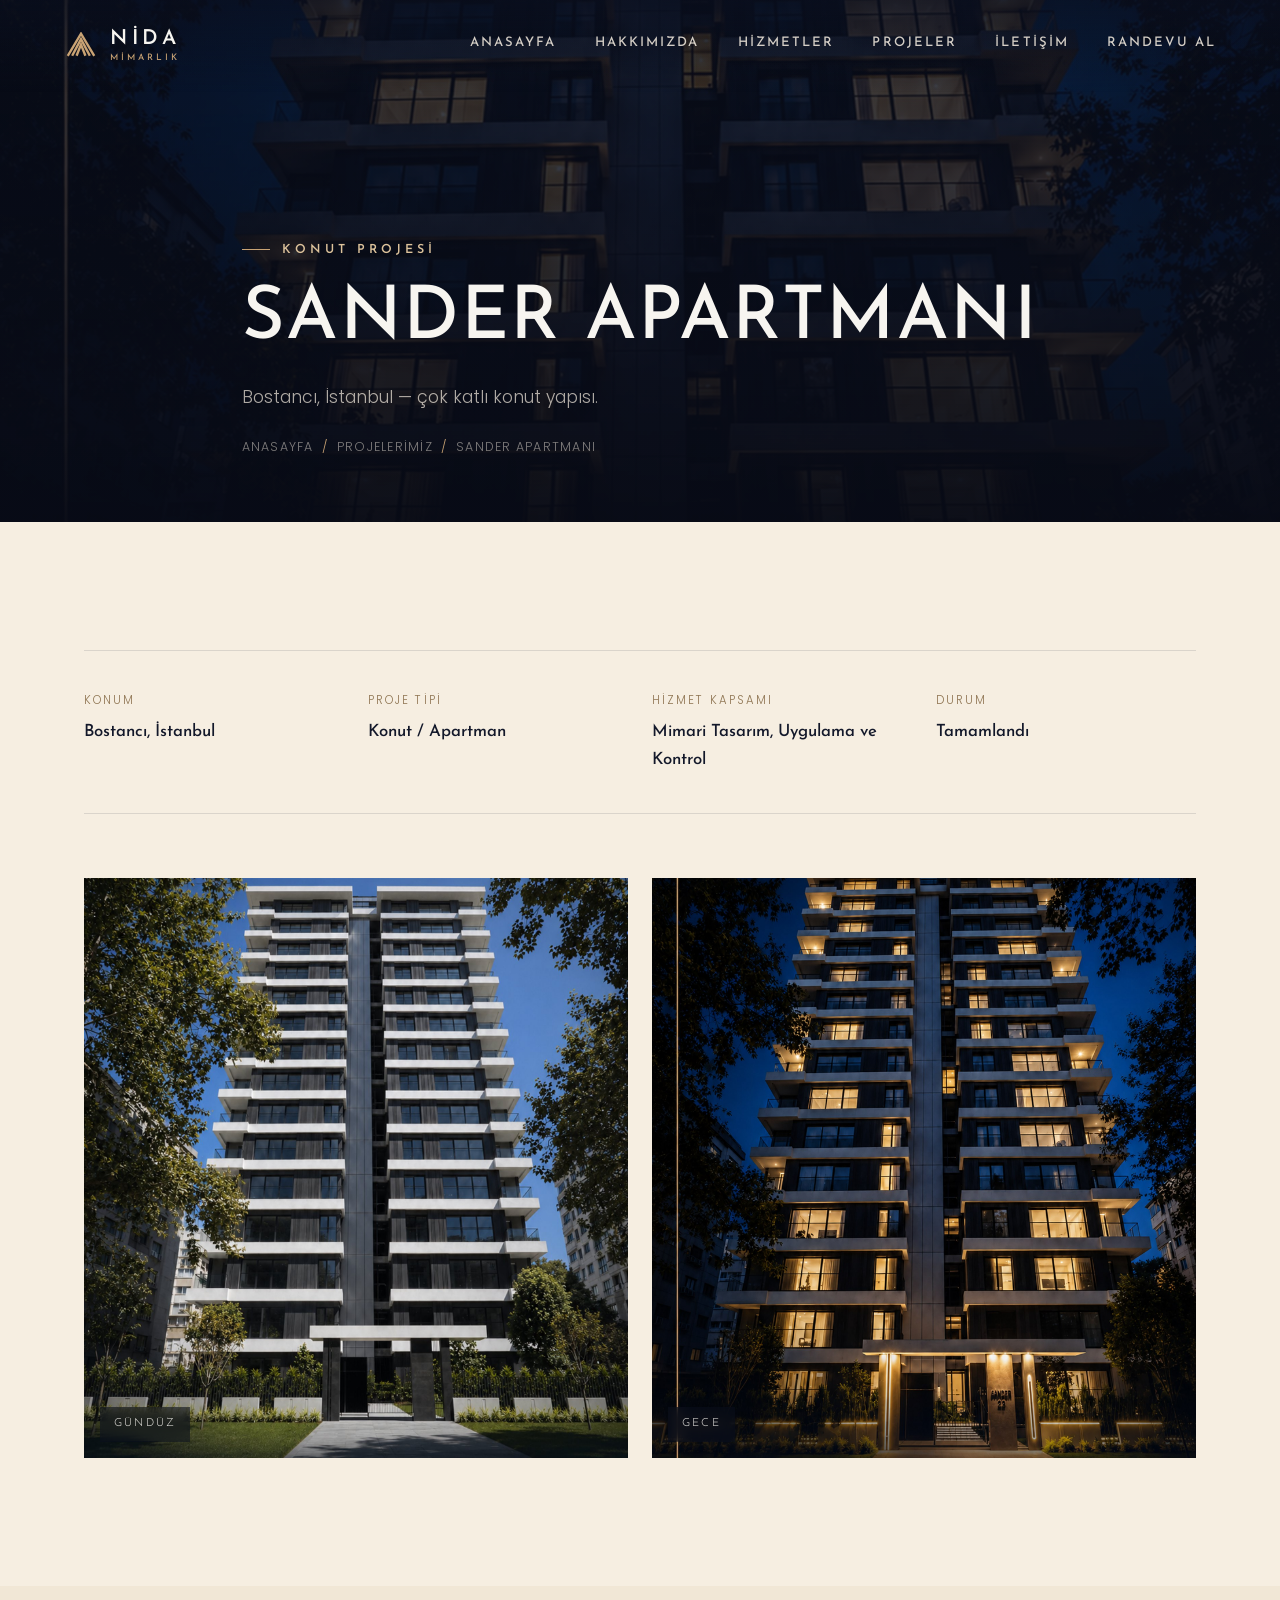
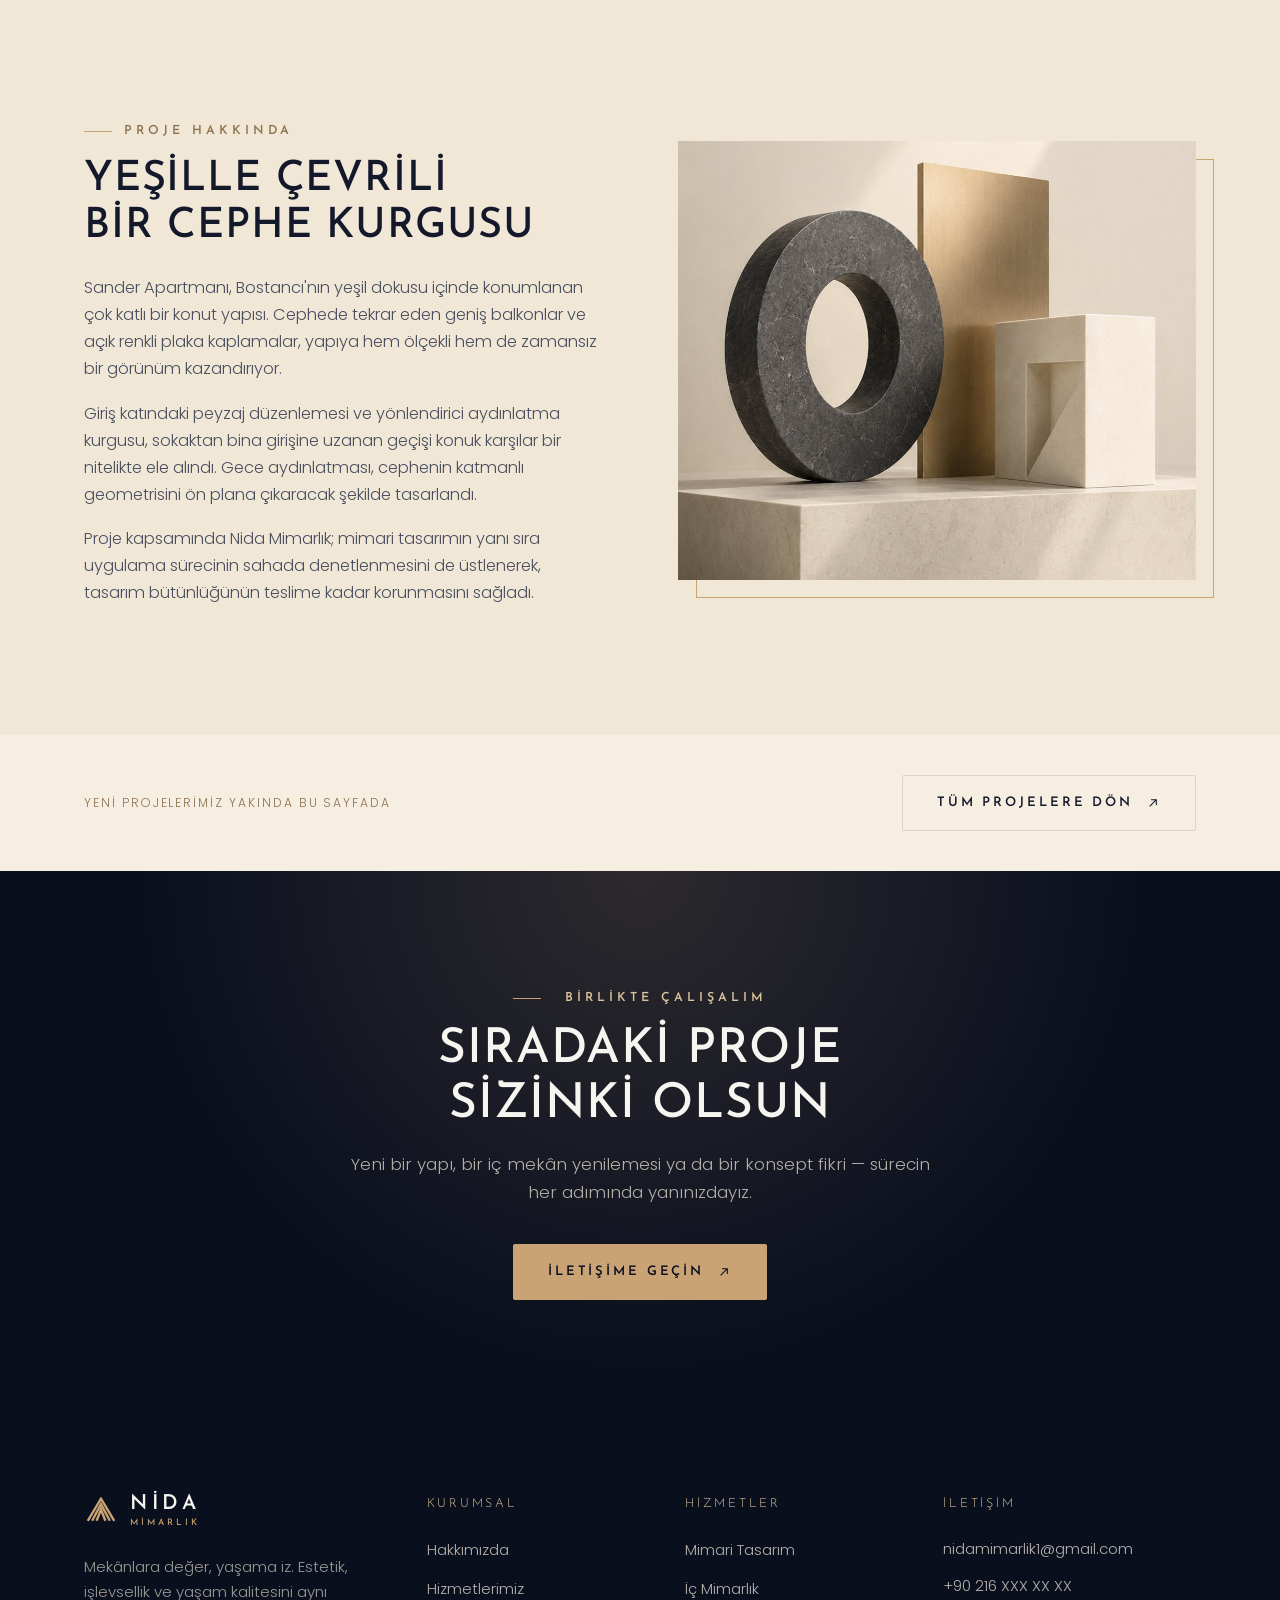
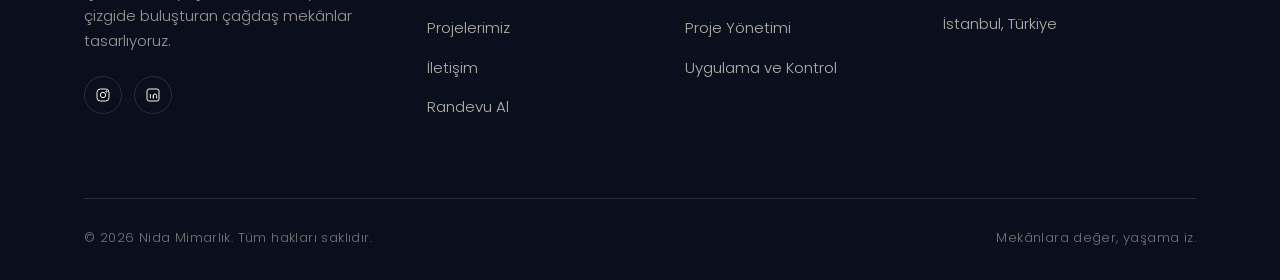
<file: proje-sander-apartmani.html>
<!doctype html>
<html lang="tr">
<head>
<meta charset="UTF-8">
<meta name="viewport" content="width=device-width, initial-scale=1.0">
<title>Sander Apartmanı | Nida Mimarlık</title>
<meta name="description" content="Sander Apartmanı — Bostancı, İstanbul. Nida Mimarlık tarafından tasarlanan çok katlı konut projesi.">
<link rel="icon" type="image/svg+xml" href="assets/img/favicon.svg">
<link rel="preconnect" href="https://fonts.googleapis.com">
<link rel="preconnect" href="https://fonts.gstatic.com" crossorigin>
<link href="https://fonts.googleapis.com/css2?family=Josefin+Sans:wght@300;400;500;600;700&amp;family=Poppins:wght@300;400;500;600&amp;display=swap" rel="stylesheet">
<link rel="stylesheet" href="assets/css/style.css">
</head>
<body>

<header class="nav" id="siteNav">
  <div class="nav__inner">
    <a href="index.html" class="brand">
      <svg class="brand__mark" viewBox="0 0 200 160" fill="none" xmlns="http://www.w3.org/2000/svg">
        <path d="M22 140 L100 10 L178 140" stroke-width="14"/>
        <path d="M48 140 L100 42 L152 140" stroke-width="14"/>
        <path d="M74 140 L100 74 L126 140" stroke-width="14"/>
      </svg>
      <span class="brand__word"><span class="brand__name">NİDA</span><span class="brand__sub">MİMARLIK</span></span>
    </a>

    <nav class="nav__links" aria-label="Ana menü">
      <a href="index.html">Anasayfa</a>
      <a href="hakkimizda.html">Hakkımızda</a>
      <a href="hizmetler.html">Hizmetler</a>
      <a href="projeler.html">Projeler</a>
      <a href="iletisim.html">İletişim</a>
      <a href="randevu.html">Randevu Al</a>
    </nav>


    <button class="nav__toggle" aria-label="Menüyü aç/kapat" aria-expanded="false">
      <span></span><span></span><span></span>
    </button>
  </div>
</header>

<div class="nav__mobile">
  <a href="index.html">Anasayfa</a>
  <a href="hakkimizda.html">Hakkımızda</a>
  <a href="hizmetler.html">Hizmetler</a>
  <a href="projeler.html">Projeler</a>
  <a href="iletisim.html">İletişim</a>
  <a href="randevu.html">Randevu Al</a>
  <span class="eyebrow">Nida Mimarlık</span>
</div>

<main>

  <!-- PROJECT HERO ===================================================== -->
  <section class="page-hero page-hero--photo">
    <div class="page-hero__media">
      <img src="assets/img/sander-gece.jpg" alt="Sander Apartmanı — gece cephe görünümü">
    </div>
    <div class="container page-hero__inner">
      <span class="eyebrow page-hero__kicker">Konut Projesi</span>
      <h1 class="page-hero__title">Sander Apartmanı</h1>
      <p class="page-hero__lede">Bostancı, İstanbul — çok katlı konut yapısı.</p>
      <div class="breadcrumb">
        <a href="index.html">Anasayfa</a><span>/</span>
        <a href="projeler.html">Projelerimiz</a><span>/</span>
        Sander Apartmanı
      </div>
    </div>
  </section>

  <!-- META ============================================================= -->
  <section class="section-pad bg-cream" style="padding-bottom:0">
    <div class="container">
      <div class="project-meta reveal">
        <div class="project-meta__item">
          <span>Konum</span>
          <strong>Bostancı, İstanbul</strong>
        </div>
        <div class="project-meta__item">
          <span>Proje Tipi</span>
          <strong>Konut / Apartman</strong>
        </div>
        <div class="project-meta__item">
          <span>Hizmet Kapsamı</span>
          <strong>Mimari Tasarım, Uygulama ve Kontrol</strong>
        </div>
        <div class="project-meta__item">
          <span>Durum</span>
          <strong>Tamamlandı</strong>
        </div>
      </div>
    </div>
  </section>

  <!-- GALLERY =========================================================== -->
  <section class="bg-cream" style="padding-bottom:clamp(64px,10vw,128px)">
    <div class="container">
      <div class="project-gallery reveal-stagger">
        <figure class="reveal" style="--i:0">
          <img src="assets/img/sander-gunduz.jpg" alt="Sander Apartmanı — gündüz cephe görünümü" loading="lazy">
          <figcaption>Gündüz</figcaption>
        </figure>
        <figure class="reveal" style="--i:1">
          <img src="assets/img/sander-gece.jpg" alt="Sander Apartmanı — gece cephe görünümü" loading="lazy">
          <figcaption>Gece</figcaption>
        </figure>
      </div>
    </div>
  </section>

  <!-- DESCRIPTION ======================================================= -->
  <section class="section-pad bg-cream-soft">
    <div class="container">
      <div class="split reveal">
        <div>
          <span class="eyebrow">Proje Hakkında</span>
          <h2 class="section-title" style="font-size:clamp(1.9rem,3.4vw,2.6rem)">Yeşille Çevrili<br>Bir Cephe Kurgusu</h2>
          <div class="prose" style="margin-top:24px">
            <p>Sander Apartmanı, Bostancı'nın yeşil dokusu içinde konumlanan çok katlı bir konut yapısı. Cephede tekrar eden geniş balkonlar ve açık renkli plaka kaplamalar, yapıya hem ölçekli hem de zamansız bir görünüm kazandırıyor.</p>
            <p>Giriş katındaki peyzaj düzenlemesi ve yönlendirici aydınlatma kurgusu, sokaktan bina girişine uzanan geçişi konuk karşılar bir nitelikte ele alındı. Gece aydınlatması, cephenin katmanlı geometrisini ön plana çıkaracak şekilde tasarlandı.</p>
            <p>Proje kapsamında Nida Mimarlık; mimari tasarımın yanı sıra uygulama sürecinin sahada denetlenmesini de üstlenerek, tasarım bütünlüğünün teslime kadar korunmasını sağladı.</p>
          </div>
        </div>
        <div class="split__media">
          <div class="split__media-frame"></div>
          <img src="assets/img/degerler-obje.jpg" alt="" loading="lazy">
        </div>
      </div>
    </div>
  </section>

  <!-- NEXT / BACK ======================================================= -->
  <section class="bg-cream">
    <div class="container">
      <div class="next-project">
        <span class="next-project__label">Yeni projelerimiz yakında bu sayfada</span>
        <a href="projeler.html" class="btn btn--outline">
          Tüm Projelere Dön
          <svg viewBox="0 0 24 24" fill="none" stroke="currentColor" stroke-width="1.6"><path d="M7 17 17 7M9 7h8v8"/></svg>
        </a>
      </div>
    </div>
  </section>

  <!-- CTA ============================================================== -->
  <section class="cta">
    <div class="container cta__inner">
      <span class="eyebrow" style="justify-content:center;color:var(--gold-light)"><span></span>Birlikte Çalışalım</span>
      <h2 class="section-title">Sıradaki Proje<br>Sizinki Olsun</h2>
      <p>Yeni bir yapı, bir iç mekân yenilemesi ya da bir konsept fikri — sürecin her adımında yanınızdayız.</p>
      <div class="cta__actions">
        <a href="iletisim.html" class="btn btn--gold">
          İletişime Geçin
          <svg viewBox="0 0 24 24" fill="none" stroke="currentColor" stroke-width="1.6"><path d="M7 17 17 7M9 7h8v8"/></svg>
        </a>
      </div>
    </div>
  </section>

</main>

<footer class="site-footer">
  <div class="container">
    <div class="footer__grid">
      <div>
        <a href="index.html" class="brand">
          <svg class="brand__mark" viewBox="0 0 200 160" fill="none" xmlns="http://www.w3.org/2000/svg">
            <path d="M22 140 L100 10 L178 140" stroke-width="14"/>
            <path d="M48 140 L100 42 L152 140" stroke-width="14"/>
            <path d="M74 140 L100 74 L126 140" stroke-width="14"/>
          </svg>
          <span class="brand__word"><span class="brand__name">NİDA</span><span class="brand__sub">MİMARLIK</span></span>
        </a>
        <p class="footer__about">Mekânlara değer, yaşama iz. Estetik, işlevsellik ve yaşam kalitesini aynı çizgide buluşturan çağdaş mekânlar tasarlıyoruz.</p>
        <div class="footer__social">
          <a href="https://www.instagram.com/nidarch.global/" target="_blank" rel="noopener" aria-label="Instagram">
            <svg viewBox="0 0 24 24" fill="none" stroke="currentColor" stroke-width="1.5"><rect x="3" y="3" width="18" height="18" rx="5"/><circle cx="12" cy="12" r="4"/><circle cx="17.2" cy="6.8" r="1"/></svg>
          </a>
          <a href="#" aria-label="LinkedIn">
            <svg viewBox="0 0 24 24" fill="none" stroke="currentColor" stroke-width="1.5"><rect x="3" y="3" width="18" height="18" rx="3"/><path d="M8 10.5V17M8 7.5v.01M12.5 17v-4a2.5 2.5 0 0 1 5 0v4M12.5 12v5"/></svg>
          </a>
        </div>
      </div>

      <div>
        <div class="footer__heading">Kurumsal</div>
        <ul class="footer__links">
          <li><a href="hakkimizda.html">Hakkımızda</a></li>
          <li><a href="hizmetler.html">Hizmetlerimiz</a></li>
          <li><a href="projeler.html">Projelerimiz</a></li>
          <li><a href="iletisim.html">İletişim</a></li>
          <li><a href="randevu.html">Randevu Al</a></li>
        </ul>
      </div>

      <div>
        <div class="footer__heading">Hizmetler</div>
        <ul class="footer__links">
          <li><a href="hizmetler.html#mimari-tasarim">Mimari Tasarım</a></li>
          <li><a href="hizmetler.html#ic-mimarlik">İç Mimarlık</a></li>
          <li><a href="hizmetler.html#proje-yonetimi">Proje Yönetimi</a></li>
          <li><a href="hizmetler.html#uygulama-kontrol">Uygulama ve Kontrol</a></li>
        </ul>
      </div>

      <div>
        <div class="footer__heading">İletişim</div>
        <ul class="footer__contact">
          <li><a href="mailto:nidamimarlik1@gmail.com">nidamimarlik1@gmail.com</a></li>
          <li><a href="tel:+902160000000">+90 216 XXX XX XX</a></li>
          <li>İstanbul, Türkiye</li>
        </ul>
      </div>
    </div>

    <div class="footer__bottom">
      <span>&copy; <span data-year></span> Nida Mimarlık. Tüm hakları saklıdır.</span>
      <span>Mekânlara değer, yaşama iz.</span>
    </div>
  </div>
</footer>

<script src="assets/js/main.js"></script>
</body>
</html>
</file>
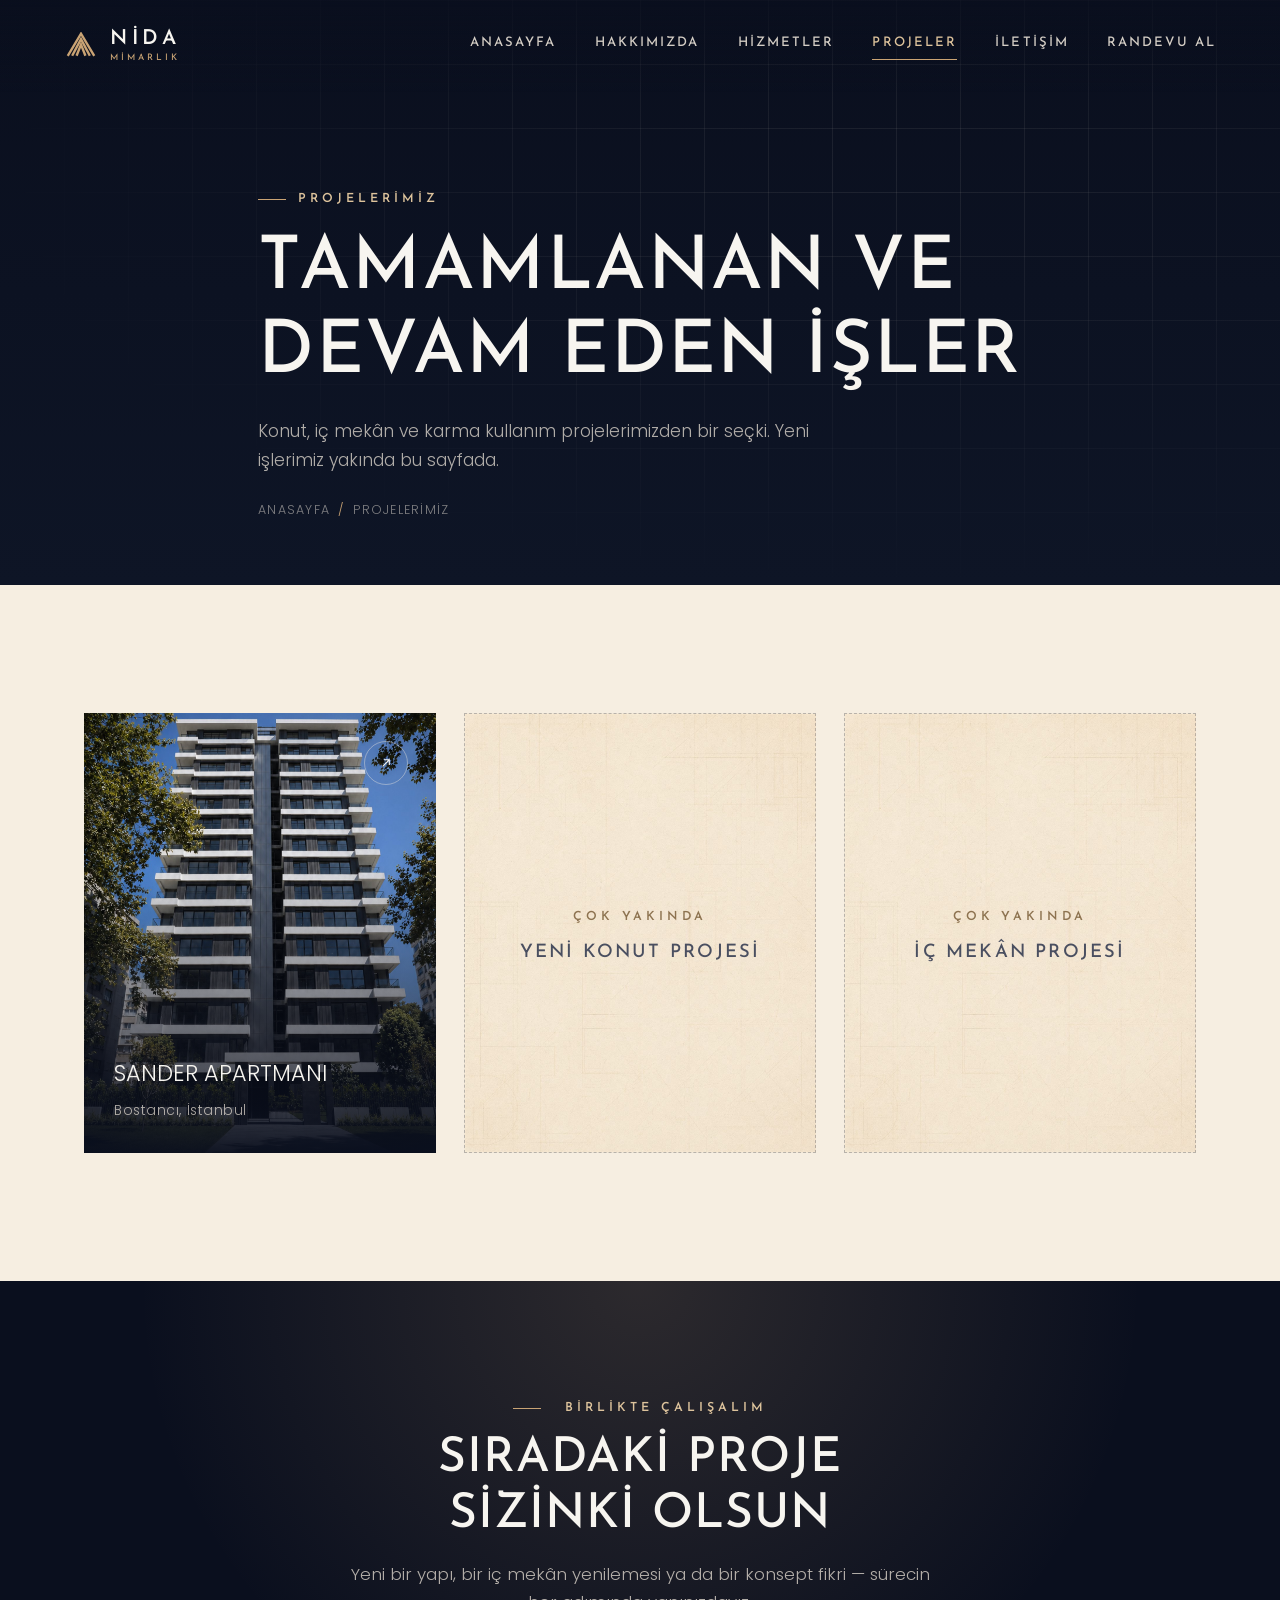
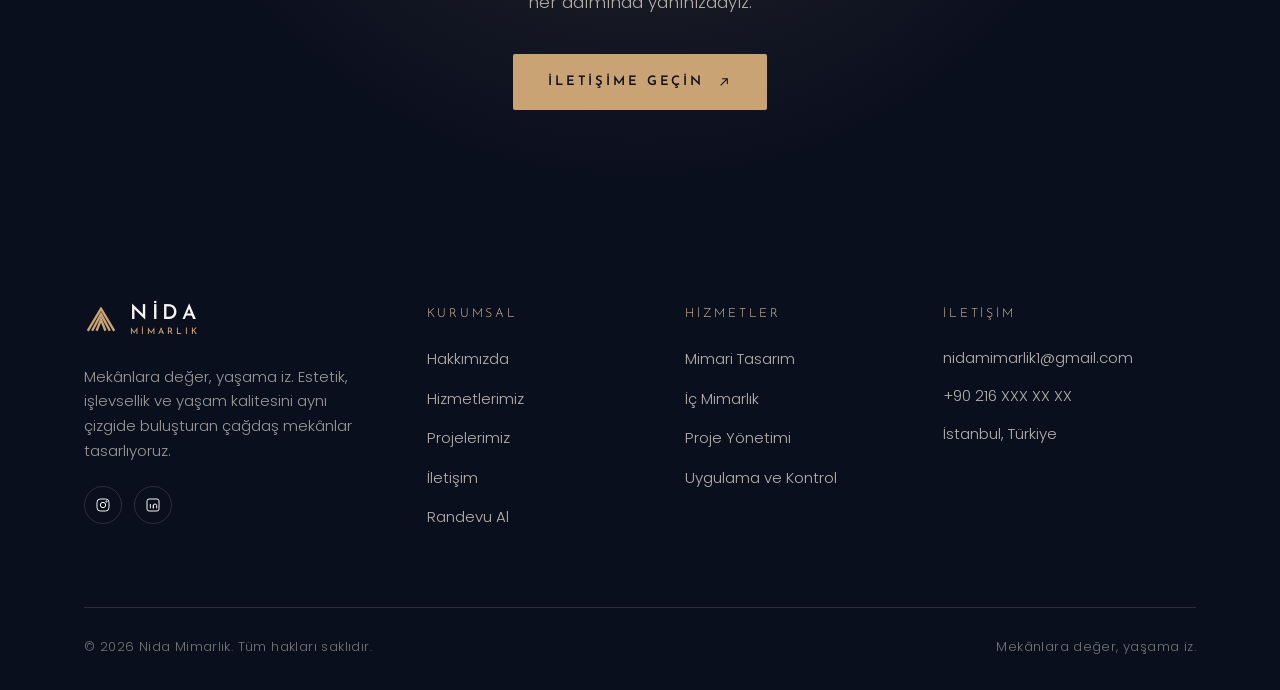
<file: projeler.html>
<!doctype html>
<html lang="tr">
<head>
<meta charset="UTF-8">
<meta name="viewport" content="width=device-width, initial-scale=1.0">
<title>Projelerimiz | Nida Mimarlık</title>
<meta name="description" content="Nida Mimarlık'ın tamamlanan ve devam eden konut, iç mekân ve karma kullanım projeleri.">
<link rel="icon" type="image/svg+xml" href="assets/img/favicon.svg">
<link rel="preconnect" href="https://fonts.googleapis.com">
<link rel="preconnect" href="https://fonts.gstatic.com" crossorigin>
<link href="https://fonts.googleapis.com/css2?family=Josefin+Sans:wght@300;400;500;600;700&amp;family=Poppins:wght@300;400;500;600&amp;display=swap" rel="stylesheet">
<link rel="stylesheet" href="assets/css/style.css">
</head>
<body>

<header class="nav" id="siteNav">
  <div class="nav__inner">
    <a href="index.html" class="brand">
      <svg class="brand__mark" viewBox="0 0 200 160" fill="none" xmlns="http://www.w3.org/2000/svg">
        <path d="M22 140 L100 10 L178 140" stroke-width="14"/>
        <path d="M48 140 L100 42 L152 140" stroke-width="14"/>
        <path d="M74 140 L100 74 L126 140" stroke-width="14"/>
      </svg>
      <span class="brand__word"><span class="brand__name">NİDA</span><span class="brand__sub">MİMARLIK</span></span>
    </a>

    <nav class="nav__links" aria-label="Ana menü">
      <a href="index.html">Anasayfa</a>
      <a href="hakkimizda.html">Hakkımızda</a>
      <a href="hizmetler.html">Hizmetler</a>
      <a href="projeler.html">Projeler</a>
      <a href="iletisim.html">İletişim</a>
      <a href="randevu.html">Randevu Al</a>
    </nav>


    <button class="nav__toggle" aria-label="Menüyü aç/kapat" aria-expanded="false">
      <span></span><span></span><span></span>
    </button>
  </div>
</header>

<div class="nav__mobile">
  <a href="index.html">Anasayfa</a>
  <a href="hakkimizda.html">Hakkımızda</a>
  <a href="hizmetler.html">Hizmetler</a>
  <a href="projeler.html">Projeler</a>
  <a href="iletisim.html">İletişim</a>
  <a href="randevu.html">Randevu Al</a>
  <span class="eyebrow">Nida Mimarlık</span>
</div>

<main>

  <!-- PAGE HERO ======================================================= -->
  <section class="page-hero">
    <div class="container page-hero__inner">
      <span class="eyebrow page-hero__kicker">Projelerimiz</span>
      <h1 class="page-hero__title">Tamamlanan ve<br>Devam Eden İşler</h1>
      <p class="page-hero__lede">Konut, iç mekân ve karma kullanım projelerimizden bir seçki. Yeni işlerimiz yakında bu sayfada.</p>
      <div class="breadcrumb">
        <a href="index.html">Anasayfa</a><span>/</span>Projelerimiz
      </div>
    </div>
  </section>

  <!-- PROJECTS GRID ==================================================== -->
  <section class="section-pad bg-cream">
    <div class="container">
      <div class="grid grid-3 reveal-stagger">

        <a href="proje-sander-apartmani.html" class="project-card reveal" style="--i:0">
          <img src="assets/img/sander-gunduz.jpg" alt="Sander Apartmanı — gündüz cephe görünümü" loading="lazy">
          <span class="project-card__arrow">
            <svg viewBox="0 0 24 24" fill="none" stroke="currentColor" stroke-width="1.6"><path d="M7 17 17 7M9 7h8v8"/></svg>
          </span>
          <span class="project-card__tag">Konut</span>
          <div class="project-card__body">
            <div class="project-card__title">Sander Apartmanı</div>
            <div class="project-card__loc">Bostancı, İstanbul</div>
          </div>
        </a>

        <div class="project-card project-card--soon reveal" style="--i:1">
          <div class="inner">
            <span class="eyebrow">Çok Yakında</span>
            <h3>Yeni Konut Projesi</h3>
          </div>
        </div>

        <div class="project-card project-card--soon reveal" style="--i:2">
          <div class="inner">
            <span class="eyebrow">Çok Yakında</span>
            <h3>İç Mekân Projesi</h3>
          </div>
        </div>

      </div>
    </div>
  </section>

  <!-- CTA ============================================================== -->
  <section class="cta">
    <div class="container cta__inner">
      <span class="eyebrow" style="justify-content:center;color:var(--gold-light)"><span></span>Birlikte Çalışalım</span>
      <h2 class="section-title">Sıradaki Proje<br>Sizinki Olsun</h2>
      <p>Yeni bir yapı, bir iç mekân yenilemesi ya da bir konsept fikri — sürecin her adımında yanınızdayız.</p>
      <div class="cta__actions">
        <a href="iletisim.html" class="btn btn--gold">
          İletişime Geçin
          <svg viewBox="0 0 24 24" fill="none" stroke="currentColor" stroke-width="1.6"><path d="M7 17 17 7M9 7h8v8"/></svg>
        </a>
      </div>
    </div>
  </section>

</main>

<footer class="site-footer">
  <div class="container">
    <div class="footer__grid">
      <div>
        <a href="index.html" class="brand">
          <svg class="brand__mark" viewBox="0 0 200 160" fill="none" xmlns="http://www.w3.org/2000/svg">
            <path d="M22 140 L100 10 L178 140" stroke-width="14"/>
            <path d="M48 140 L100 42 L152 140" stroke-width="14"/>
            <path d="M74 140 L100 74 L126 140" stroke-width="14"/>
          </svg>
          <span class="brand__word"><span class="brand__name">NİDA</span><span class="brand__sub">MİMARLIK</span></span>
        </a>
        <p class="footer__about">Mekânlara değer, yaşama iz. Estetik, işlevsellik ve yaşam kalitesini aynı çizgide buluşturan çağdaş mekânlar tasarlıyoruz.</p>
        <div class="footer__social">
          <a href="https://www.instagram.com/nidarch.global/" target="_blank" rel="noopener" aria-label="Instagram">
            <svg viewBox="0 0 24 24" fill="none" stroke="currentColor" stroke-width="1.5"><rect x="3" y="3" width="18" height="18" rx="5"/><circle cx="12" cy="12" r="4"/><circle cx="17.2" cy="6.8" r="1"/></svg>
          </a>
          <a href="#" aria-label="LinkedIn">
            <svg viewBox="0 0 24 24" fill="none" stroke="currentColor" stroke-width="1.5"><rect x="3" y="3" width="18" height="18" rx="3"/><path d="M8 10.5V17M8 7.5v.01M12.5 17v-4a2.5 2.5 0 0 1 5 0v4M12.5 12v5"/></svg>
          </a>
        </div>
      </div>

      <div>
        <div class="footer__heading">Kurumsal</div>
        <ul class="footer__links">
          <li><a href="hakkimizda.html">Hakkımızda</a></li>
          <li><a href="hizmetler.html">Hizmetlerimiz</a></li>
          <li><a href="projeler.html">Projelerimiz</a></li>
          <li><a href="iletisim.html">İletişim</a></li>
          <li><a href="randevu.html">Randevu Al</a></li>
        </ul>
      </div>

      <div>
        <div class="footer__heading">Hizmetler</div>
        <ul class="footer__links">
          <li><a href="hizmetler.html#mimari-tasarim">Mimari Tasarım</a></li>
          <li><a href="hizmetler.html#ic-mimarlik">İç Mimarlık</a></li>
          <li><a href="hizmetler.html#proje-yonetimi">Proje Yönetimi</a></li>
          <li><a href="hizmetler.html#uygulama-kontrol">Uygulama ve Kontrol</a></li>
        </ul>
      </div>

      <div>
        <div class="footer__heading">İletişim</div>
        <ul class="footer__contact">
          <li><a href="mailto:nidamimarlik1@gmail.com">nidamimarlik1@gmail.com</a></li>
          <li><a href="tel:+902160000000">+90 216 XXX XX XX</a></li>
          <li>İstanbul, Türkiye</li>
        </ul>
      </div>
    </div>

    <div class="footer__bottom">
      <span>&copy; <span data-year></span> Nida Mimarlık. Tüm hakları saklıdır.</span>
      <span>Mekânlara değer, yaşama iz.</span>
    </div>
  </div>
</footer>

<script src="assets/js/main.js"></script>
</body>
</html>
</file>
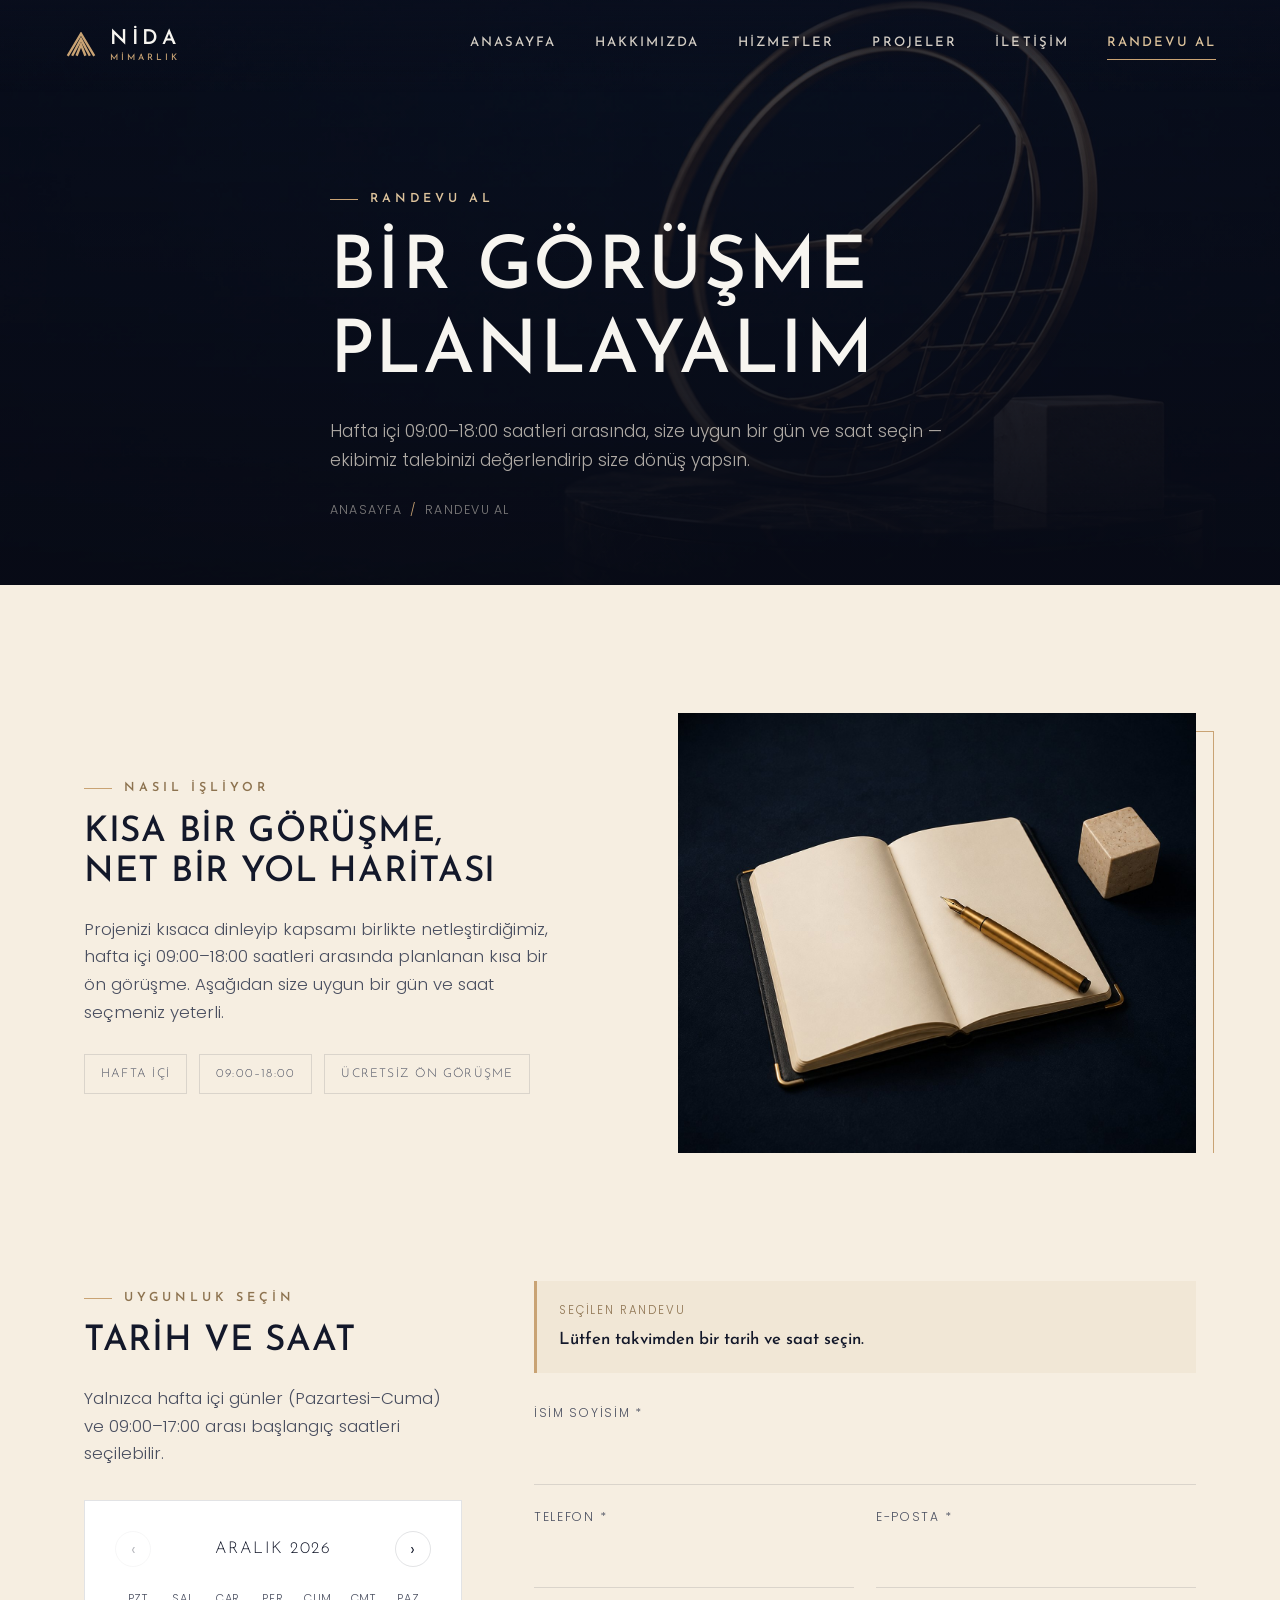
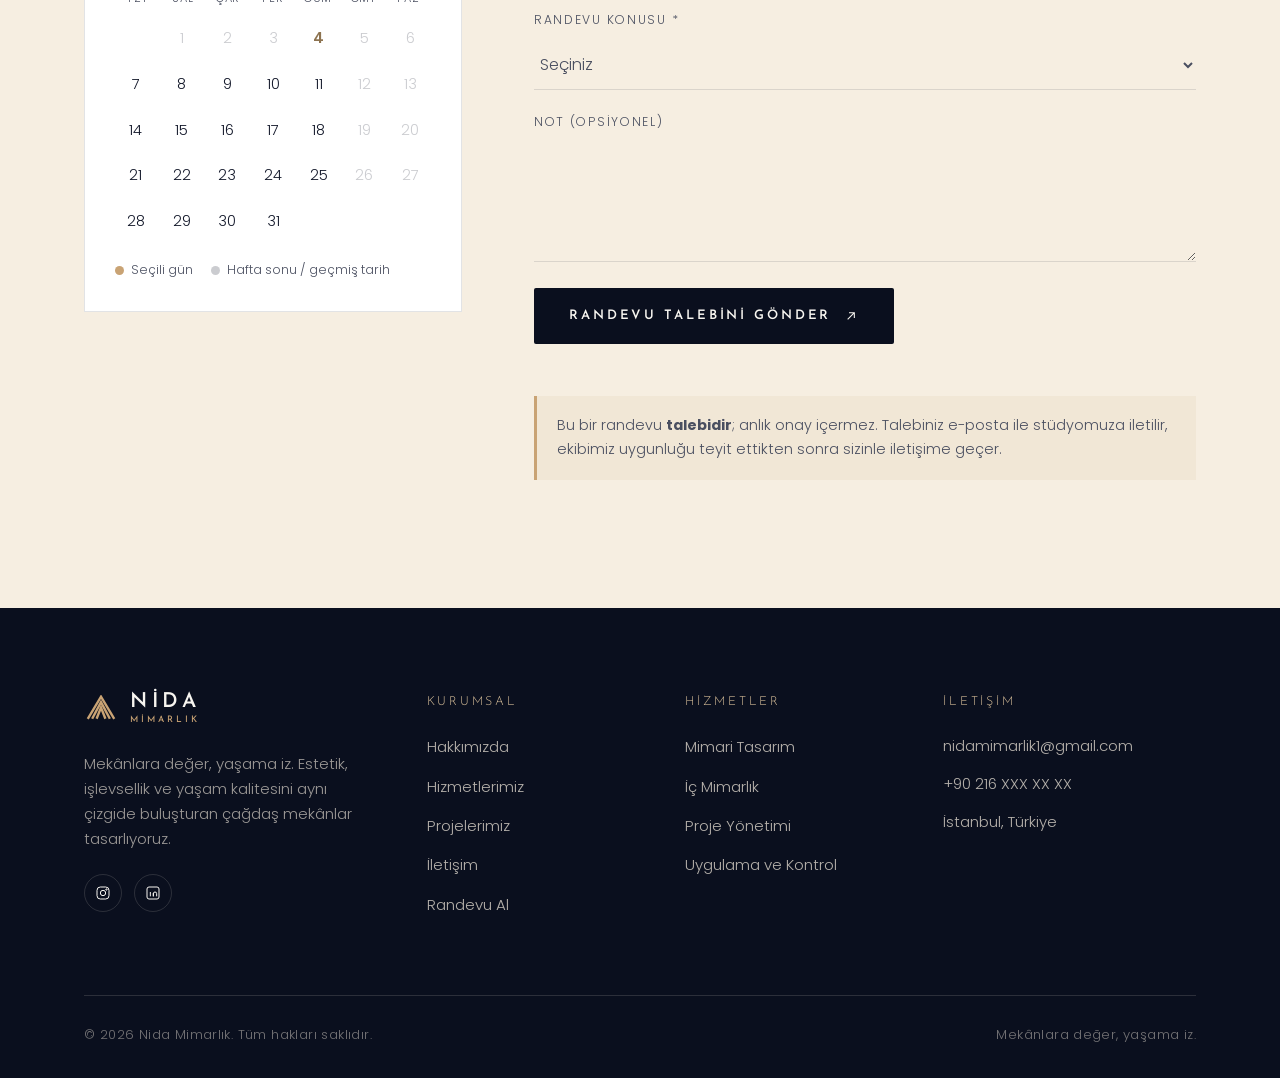
<file: randevu.html>
<!doctype html>
<html lang="tr">
<head>
<meta charset="UTF-8">
<meta name="viewport" content="width=device-width, initial-scale=1.0">
<title>Randevu Al | Nida Mimarlık</title>
<meta name="description" content="Nida Mimarlık ile hafta içi 09:00-18:00 saatleri arasında randevu talebinde bulunun.">
<link rel="icon" type="image/svg+xml" href="assets/img/favicon.svg">
<link rel="preconnect" href="https://fonts.googleapis.com">
<link rel="preconnect" href="https://fonts.gstatic.com" crossorigin>
<link href="https://fonts.googleapis.com/css2?family=Josefin+Sans:wght@300;400;500;600;700&amp;family=Poppins:wght@300;400;500;600&amp;display=swap" rel="stylesheet">
<link rel="stylesheet" href="assets/css/style.css">
</head>
<body>

<header class="nav" id="siteNav">
  <div class="nav__inner">
    <a href="index.html" class="brand">
      <svg class="brand__mark" viewBox="0 0 200 160" fill="none" xmlns="http://www.w3.org/2000/svg">
        <path d="M22 140 L100 10 L178 140" stroke-width="14"/>
        <path d="M48 140 L100 42 L152 140" stroke-width="14"/>
        <path d="M74 140 L100 74 L126 140" stroke-width="14"/>
      </svg>
      <span class="brand__word"><span class="brand__name">NİDA</span><span class="brand__sub">MİMARLIK</span></span>
    </a>

    <nav class="nav__links" aria-label="Ana menü">
      <a href="index.html">Anasayfa</a>
      <a href="hakkimizda.html">Hakkımızda</a>
      <a href="hizmetler.html">Hizmetler</a>
      <a href="projeler.html">Projeler</a>
      <a href="iletisim.html">İletişim</a>
      <a href="randevu.html">Randevu Al</a>
    </nav>


    <button class="nav__toggle" aria-label="Menüyü aç/kapat" aria-expanded="false">
      <span></span><span></span><span></span>
    </button>
  </div>
</header>

<div class="nav__mobile">
  <a href="index.html">Anasayfa</a>
  <a href="hakkimizda.html">Hakkımızda</a>
  <a href="hizmetler.html">Hizmetler</a>
  <a href="projeler.html">Projeler</a>
  <a href="iletisim.html">İletişim</a>
  <a href="randevu.html">Randevu Al</a>
  <span class="eyebrow">Nida Mimarlık</span>
</div>

<main>

  <!-- PAGE HERO ======================================================= -->
  <section class="page-hero page-hero--photo">
    <div class="page-hero__media">
      <img src="assets/img/randevu-hero.jpg" alt="Nida Mimarlık — zamanı simgeleyen pirinç heykel kompozisyonu" width="2200" height="1238">
    </div>
    <div class="container page-hero__inner">
      <span class="eyebrow page-hero__kicker">Randevu Al</span>
      <h1 class="page-hero__title">Bir Görüşme<br>Planlayalım</h1>
      <p class="page-hero__lede">Hafta içi 09:00&ndash;18:00 saatleri arasında, size uygun bir gün ve saat seçin — ekibimiz talebinizi değerlendirip size dönüş yapsın.</p>
      <div class="breadcrumb">
        <a href="index.html">Anasayfa</a><span>/</span>Randevu Al
      </div>
    </div>
  </section>

  <!-- INTRO ============================================================ -->
  <section class="section-pad bg-cream" style="padding-bottom:0">
    <div class="container">
      <div class="split reveal">
        <div>
          <span class="eyebrow">Nasıl İşliyor</span>
          <h2 class="section-title" style="font-size:clamp(1.7rem,3vw,2.2rem)">Kısa Bir Görüşme,<br>Net Bir Yol Haritası</h2>
          <p class="section-lede" style="max-width:48ch">Projenizi kısaca dinleyip kapsamı birlikte netleştirdiğimiz, hafta içi 09:00&ndash;18:00 saatleri arasında planlanan kısa bir ön görüşme. Aşağıdan size uygun bir gün ve saat seçmeniz yeterli.</p>
          <div class="tag-list" style="margin-top:28px">
            <span class="tag">Hafta İçi</span>
            <span class="tag">09:00&ndash;18:00</span>
            <span class="tag">Ücretsiz Ön Görüşme</span>
          </div>
        </div>
        <div class="split__media">
          <div class="split__media-frame"></div>
          <img src="assets/img/randevu-detay.jpg" alt="Nida Mimarlık — planlama ve zaman kompozisyonu" loading="lazy">
        </div>
      </div>
    </div>
  </section>

  <!-- BOOKING ========================================================== -->
  <section class="section-pad bg-cream">
    <div class="container">
      <div class="rdv-layout reveal">

        <div class="rdv-book">
          <span class="eyebrow">Uygunluk Seçin</span>
          <h2 class="section-title" style="font-size:clamp(1.7rem,3vw,2.2rem)">Tarih ve Saat</h2>
          <p class="section-lede" style="max-width:48ch">Yalnızca hafta içi günler (Pazartesi&ndash;Cuma) ve 09:00&ndash;17:00 arası başlangıç saatleri seçilebilir.</p>

          <div class="rdv-calendar">
            <div class="rdv-calendar__head">
              <button type="button" class="rdv-nav" id="rdvPrev" aria-label="Önceki ay">&#8249;</button>
              <span class="rdv-calendar__label" id="rdvMonthLabel"></span>
              <button type="button" class="rdv-nav" id="rdvNext" aria-label="Sonraki ay">&#8250;</button>
            </div>
            <div class="rdv-calendar__weekdays">
              <span>Pzt</span><span>Sal</span><span>Çar</span><span>Per</span><span>Cum</span><span>Cmt</span><span>Paz</span>
            </div>
            <div class="rdv-calendar__grid" id="rdvGrid"></div>
            <div class="rdv-calendar__legend">
              <span><i style="background:var(--gold)"></i>Seçili gün</span>
              <span><i style="background:rgba(19,24,42,0.22)"></i>Hafta sonu / geçmiş tarih</span>
            </div>
          </div>

          <div class="rdv-slots" id="rdvSlots" hidden>
            <span class="timeline__tag">Saat Seçin (09:00&ndash;18:00)</span>
            <div class="rdv-slots__grid" id="rdvSlotsGrid"></div>
          </div>
        </div>

        <div class="rdv-form-wrap">
          <div class="rdv-summary" id="rdvSummary">
            <span class="rdv-summary__label">Seçilen Randevu</span>
            <strong id="rdvSummaryText">Lütfen takvimden bir tarih ve saat seçin.</strong>
          </div>

          <form id="appointment-form" novalidate>
            <div class="form-grid">
              <div class="field field--full">
                <label for="af-name">İsim Soyisim *</label>
                <input type="text" id="af-name" name="name" autocomplete="name" required>
              </div>
              <div class="field">
                <label for="af-phone">Telefon *</label>
                <input type="tel" id="af-phone" name="phone" autocomplete="tel" required>
              </div>
              <div class="field">
                <label for="af-email">E-posta *</label>
                <input type="email" id="af-email" name="email" autocomplete="email" required>
              </div>
              <div class="field field--full">
                <label for="af-subject">Randevu Konusu *</label>
                <select id="af-subject" name="subject" required>
                  <option value="" selected disabled>Seçiniz</option>
                  <option>Mimari Tasarım</option>
                  <option>İç Mimarlık</option>
                  <option>Proje Yönetimi</option>
                  <option>Uygulama ve Kontrol</option>
                  <option>Diğer</option>
                </select>
              </div>
              <div class="field field--full">
                <label for="af-note">Not (opsiyonel)</label>
                <textarea id="af-note" name="note" rows="3"></textarea>
              </div>
            </div>
            <button type="submit" class="btn btn--primary" style="margin-top:26px">
              Randevu Talebini Gönder
              <svg viewBox="0 0 24 24" fill="none" stroke="currentColor" stroke-width="1.6"><path d="M7 17 17 7M9 7h8v8"/></svg>
            </button>
            <p class="form-note" role="status"></p>
          </form>

          <p class="contact-note">Bu bir randevu <strong>talebidir</strong>; anlık onay içermez. Talebiniz e-posta ile stüdyomuza iletilir, ekibimiz uygunluğu teyit ettikten sonra sizinle iletişime geçer.</p>
        </div>

      </div>
    </div>
  </section>

</main>

<footer class="site-footer">
  <div class="container">
    <div class="footer__grid">
      <div>
        <a href="index.html" class="brand">
          <svg class="brand__mark" viewBox="0 0 200 160" fill="none" xmlns="http://www.w3.org/2000/svg">
            <path d="M22 140 L100 10 L178 140" stroke-width="14"/>
            <path d="M48 140 L100 42 L152 140" stroke-width="14"/>
            <path d="M74 140 L100 74 L126 140" stroke-width="14"/>
          </svg>
          <span class="brand__word"><span class="brand__name">NİDA</span><span class="brand__sub">MİMARLIK</span></span>
        </a>
        <p class="footer__about">Mekânlara değer, yaşama iz. Estetik, işlevsellik ve yaşam kalitesini aynı çizgide buluşturan çağdaş mekânlar tasarlıyoruz.</p>
        <div class="footer__social">
          <a href="https://www.instagram.com/nidarch.global/" target="_blank" rel="noopener" aria-label="Instagram">
            <svg viewBox="0 0 24 24" fill="none" stroke="currentColor" stroke-width="1.5"><rect x="3" y="3" width="18" height="18" rx="5"/><circle cx="12" cy="12" r="4"/><circle cx="17.2" cy="6.8" r="1"/></svg>
          </a>
          <a href="#" aria-label="LinkedIn">
            <svg viewBox="0 0 24 24" fill="none" stroke="currentColor" stroke-width="1.5"><rect x="3" y="3" width="18" height="18" rx="3"/><path d="M8 10.5V17M8 7.5v.01M12.5 17v-4a2.5 2.5 0 0 1 5 0v4M12.5 12v5"/></svg>
          </a>
        </div>
      </div>

      <div>
        <div class="footer__heading">Kurumsal</div>
        <ul class="footer__links">
          <li><a href="hakkimizda.html">Hakkımızda</a></li>
          <li><a href="hizmetler.html">Hizmetlerimiz</a></li>
          <li><a href="projeler.html">Projelerimiz</a></li>
          <li><a href="iletisim.html">İletişim</a></li>
          <li><a href="randevu.html">Randevu Al</a></li>
        </ul>
      </div>

      <div>
        <div class="footer__heading">Hizmetler</div>
        <ul class="footer__links">
          <li><a href="hizmetler.html#mimari-tasarim">Mimari Tasarım</a></li>
          <li><a href="hizmetler.html#ic-mimarlik">İç Mimarlık</a></li>
          <li><a href="hizmetler.html#proje-yonetimi">Proje Yönetimi</a></li>
          <li><a href="hizmetler.html#uygulama-kontrol">Uygulama ve Kontrol</a></li>
        </ul>
      </div>

      <div>
        <div class="footer__heading">İletişim</div>
        <ul class="footer__contact">
          <li><a href="mailto:nidamimarlik1@gmail.com">nidamimarlik1@gmail.com</a></li>
          <li><a href="tel:+902160000000">+90 216 XXX XX XX</a></li>
          <li>İstanbul, Türkiye</li>
        </ul>
      </div>
    </div>

    <div class="footer__bottom">
      <span>&copy; <span data-year></span> Nida Mimarlık. Tüm hakları saklıdır.</span>
      <span>Mekânlara değer, yaşama iz.</span>
    </div>
  </div>
</footer>

<script src="assets/js/main.js"></script>
<script src="assets/js/randevu.js"></script>
</body>
</html>
</file>
<file: assets/css/style.css>
/* ==========================================================================
   NIDA MIMARLIK — Design System
   Brand tokens derived from the studio's own identity assets
   (nida mimarlık asıl görselleri) — deep navy, warm gold, warm cream.
   Structural / interaction patterns referenced from architecturehunter.com:
   full-bleed hero, tracked-out display type, sticky nav that solidifies on
   scroll, scroll-revealed sections, ticking marquee strip.
   ========================================================================== */

:root {
  /* ---- brand colors (sampled from the identity deck) ---- */
  --navy: #0a0f1e;
  --navy-soft: #0e1526;
  --navy-elev: #131b30;
  --gold: #c9a374;
  --gold-light: #ddc39c;
  --gold-dim: #8d7350;
  --cream: #f6eee1;
  --cream-soft: #f1e7d6;
  --ink: #13182a;
  --ink-soft: #4a4f60;
  --white: #ffffff;
  --off-white: #f7f5f0;
  --line-on-dark: rgba(246, 238, 225, 0.14);
  --line-on-light: rgba(19, 24, 42, 0.12);

  /* ---- type ---- */
  --font-head: 'Josefin Sans', 'Helvetica Neue', Arial, sans-serif;
  --font-body: 'Poppins', 'Helvetica Neue', Arial, sans-serif;

  /* ---- layout ---- */
  --container: 1240px;
  --container-wide: 1440px;
  --gutter: clamp(20px, 5vw, 64px);
  --nav-h: 92px;
  --nav-h-scrolled: 74px;

  /* ---- motion ---- */
  --ease: cubic-bezier(0.16, 1, 0.3, 1);
  --t-fast: 0.25s;
  --t-mid: 0.5s;
  --t-slow: 0.9s;
}

/* ---------------------------------------------------------------------- */
/* Reset                                                                   */
/* ---------------------------------------------------------------------- */
*, *::before, *::after { box-sizing: border-box; }
html { scroll-behavior: smooth; }
body, h1, h2, h3, h4, p, figure, blockquote { margin: 0; }
ul, ol { margin: 0; padding: 0; list-style: none; }
img { max-width: 100%; display: block; }
a { color: inherit; text-decoration: none; }
button { font: inherit; color: inherit; background: none; border: none; cursor: pointer; }
input, textarea, select { font: inherit; color: inherit; }
:focus-visible { outline: 2px solid var(--gold); outline-offset: 3px; }

html, body { overflow-x: hidden; }

body {
  background: var(--cream);
  color: var(--ink);
  font-family: var(--font-body);
  font-weight: 300;
  line-height: 1.65;
  -webkit-font-smoothing: antialiased;
  -moz-osx-font-smoothing: grayscale;
}

h1, h2, h3, h4 {
  font-family: var(--font-head);
  font-weight: 500;
  letter-spacing: 0.02em;
  line-height: 1.15;
  color: var(--ink);
}

.container {
  max-width: var(--container);
  margin-inline: auto;
  padding-inline: var(--gutter);
}
.container--wide { max-width: var(--container-wide); }

section { position: relative; }

/* ---------------------------------------------------------------------- */
/* Typography helpers                                                     */
/* ---------------------------------------------------------------------- */
.eyebrow {
  display: inline-flex;
  align-items: center;
  gap: 12px;
  font-family: var(--font-head);
  font-size: 0.78rem;
  font-weight: 600;
  letter-spacing: 0.32em;
  text-transform: uppercase;
  color: var(--gold-dim);
}
.eyebrow::before {
  content: '';
  width: 28px;
  height: 1px;
  background: var(--gold);
  flex: none;
}
.on-dark .eyebrow { color: var(--gold-light); }

.section-title {
  font-size: clamp(2rem, 4vw, 3rem);
  text-transform: uppercase;
  margin-top: 14px;
}
.section-rule {
  width: 64px;
  height: 3px;
  background: var(--gold);
  margin-top: 22px;
  border-radius: 2px;
}
.section-lede {
  max-width: 560px;
  margin-top: 22px;
  font-size: 1.05rem;
  color: var(--ink-soft);
  font-weight: 300;
}
.on-dark .section-title,
.on-dark h1, .on-dark h2, .on-dark h3, .on-dark h4 { color: var(--off-white); }
.on-dark .section-lede { color: rgba(246, 238, 225, 0.68); }
.on-dark { color: rgba(246, 238, 225, 0.82); }

.section-head {
  display: flex;
  flex-wrap: wrap;
  align-items: flex-end;
  justify-content: space-between;
  gap: 24px;
  margin-bottom: 56px;
}
.section-head__text { max-width: 640px; }

/* ---------------------------------------------------------------------- */
/* Buttons                                                                 */
/* ---------------------------------------------------------------------- */
.btn {
  position: relative;
  display: inline-flex;
  align-items: center;
  gap: 12px;
  padding: 16px 34px;
  font-family: var(--font-head);
  font-size: 0.82rem;
  font-weight: 600;
  letter-spacing: 0.22em;
  text-transform: uppercase;
  border: 1px solid transparent;
  border-radius: 2px;
  transition: transform var(--t-fast) var(--ease), background var(--t-fast) var(--ease),
              color var(--t-fast) var(--ease), border-color var(--t-fast) var(--ease);
  white-space: nowrap;
}
.btn svg { width: 16px; height: 16px; transition: transform var(--t-fast) var(--ease); flex: none; }
.btn:hover svg { transform: translateX(4px); }

.btn--primary { background: var(--navy); color: var(--off-white); }
.btn--primary:hover { background: var(--ink); transform: translateY(-2px); }

.btn--gold { background: var(--gold); color: var(--navy); }
.btn--gold:hover { background: var(--gold-light); transform: translateY(-2px); }

.btn--outline { border-color: var(--line-on-light); color: var(--ink); }
.btn--outline:hover { border-color: var(--ink); transform: translateY(-2px); }

@media (max-width: 480px) {
  .btn { white-space: normal; text-align: center; }
}

.on-dark .btn--outline { border-color: var(--line-on-dark); color: var(--off-white); }
.on-dark .btn--outline:hover { border-color: var(--gold); color: var(--gold-light); }

/* ---------------------------------------------------------------------- */
/* Logo mark (recreated as SVG from the identity assets)                  */
/* ---------------------------------------------------------------------- */
.brand { display: inline-flex; align-items: center; gap: 12px; }
.brand__mark { width: 34px; height: auto; flex: none; }
.brand__mark path { stroke: var(--gold); }
.brand__word { display: flex; flex-direction: column; line-height: 1; }
.brand__name {
  font-family: var(--font-head);
  font-size: 1.28rem;
  font-weight: 600;
  letter-spacing: 0.22em;
  color: var(--off-white);
}
.brand__sub {
  font-family: var(--font-head);
  font-size: 0.56rem;
  font-weight: 500;
  letter-spacing: 0.34em;
  color: var(--gold);
  margin-top: 4px;
}

/* ---------------------------------------------------------------------- */
/* Navbar                                                                  */
/* ---------------------------------------------------------------------- */
.nav {
  position: fixed;
  inset: 0 0 auto 0;
  z-index: 500;
  height: var(--nav-h);
  display: flex;
  align-items: center;
  background: linear-gradient(to bottom, rgba(10, 15, 30, 0.65), rgba(10, 15, 30, 0));
  transition: height var(--t-fast) var(--ease), background var(--t-fast) var(--ease), box-shadow var(--t-fast) var(--ease);
}
.nav.is-solid {
  height: var(--nav-h-scrolled);
  background: rgba(10, 15, 30, 0.94);
  backdrop-filter: blur(10px);
  box-shadow: 0 12px 30px -20px rgba(0,0,0,0.6);
}
.nav.is-solid .nav__links a { color: var(--off-white); }

.nav__inner {
  width: 100%;
  max-width: var(--container-wide);
  margin-inline: auto;
  padding-inline: var(--gutter);
  display: flex;
  align-items: center;
  justify-content: space-between;
  gap: 24px;
}

.nav__links { display: flex; align-items: center; gap: 38px; }
.nav__links a {
  font-family: var(--font-head);
  font-size: 0.82rem;
  font-weight: 500;
  letter-spacing: 0.16em;
  text-transform: uppercase;
  color: rgba(246, 238, 225, 0.86);
  position: relative;
  padding-bottom: 6px;
}
.nav__links a::after {
  content: '';
  position: absolute;
  left: 0; right: 100%; bottom: 0;
  height: 1px;
  background: var(--gold);
  transition: right var(--t-fast) var(--ease);
}
.nav__links a:hover::after,
.nav__links a.is-active::after { right: 0; }
.nav__links a.is-active { color: var(--gold-light); }

.nav__toggle {
  display: flex;
  flex-direction: column;
  gap: 6px;
  width: 30px;
  z-index: 600;
}
.nav__toggle span {
  height: 1.5px;
  background: var(--off-white);
  transition: transform var(--t-fast) var(--ease), opacity var(--t-fast) var(--ease);
}
@media (min-width: 1080px) { .nav__toggle { display: none; } }
.nav__toggle.is-open span:nth-child(1) { transform: translateY(7.5px) rotate(45deg); }
.nav__toggle.is-open span:nth-child(2) { opacity: 0; }
.nav__toggle.is-open span:nth-child(3) { transform: translateY(-7.5px) rotate(-45deg); }

.nav__links { display: none; }
@media (min-width: 1080px) { .nav__links { display: flex; } }

.nav__mobile {
  position: fixed;
  inset: 0;
  z-index: 550;
  background: var(--navy);
  display: flex;
  flex-direction: column;
  align-items: flex-start;
  justify-content: center;
  gap: 26px;
  padding: 0 var(--gutter);
  opacity: 0;
  visibility: hidden;
  transform: translateY(-12px);
  transition: opacity var(--t-mid) var(--ease), transform var(--t-mid) var(--ease), visibility var(--t-mid);
}
.nav__mobile.is-open { opacity: 1; visibility: visible; transform: translateY(0); }
.nav__mobile a {
  font-family: var(--font-head);
  font-size: 2rem;
  letter-spacing: 0.04em;
  text-transform: uppercase;
  color: var(--off-white);
}
.nav__mobile a.is-active { color: var(--gold); }
.nav__mobile .eyebrow { margin-top: 12px; }
@media (min-width: 1080px) { .nav__mobile { display: none; } }

/* ---------------------------------------------------------------------- */
/* Marquee ticker                                                          */
/* ---------------------------------------------------------------------- */
.marquee {
  background: var(--navy);
  color: var(--gold-light);
  overflow: hidden;
  border-block: 1px solid var(--line-on-dark);
}
.marquee__track {
  display: flex;
  width: max-content;
  animation: marquee 34s linear infinite;
}
.marquee__track span {
  display: inline-flex;
  align-items: center;
  gap: 18px;
  padding: 18px 0;
  font-family: var(--font-head);
  font-size: 0.95rem;
  letter-spacing: 0.2em;
  text-transform: uppercase;
  white-space: nowrap;
  padding-right: 36px;
}
.marquee__track span::after { content: '\2726'; color: var(--gold); font-size: 0.7rem; margin-left: 18px; }
@keyframes marquee { to { transform: translateX(-50%); } }
@media (prefers-reduced-motion: reduce) { .marquee__track { animation: none; } }

/* ---------------------------------------------------------------------- */
/* Page hero (inner pages)                                                 */
/* ---------------------------------------------------------------------- */
.page-hero {
  min-height: 58vh;
  display: flex;
  align-items: flex-end;
  padding-top: var(--nav-h);
  background: linear-gradient(180deg, var(--navy) 0%, var(--navy-soft) 100%);
  position: relative;
  overflow: hidden;
}
.page-hero::before {
  content: '';
  position: absolute; inset: 0;
  background-image:
    linear-gradient(var(--line-on-dark) 1px, transparent 1px),
    linear-gradient(90deg, var(--line-on-dark) 1px, transparent 1px);
  background-size: 64px 64px;
  mask-image: radial-gradient(ellipse at 70% 30%, black, transparent 72%);
  opacity: 0.6;
}
.page-hero__inner { position: relative; padding-block: 90px 64px; }
.page-hero__kicker { color: var(--gold-light); }
.page-hero__title {
  font-size: clamp(2.6rem, 6vw, 4.6rem);
  color: var(--off-white);
  text-transform: uppercase;
  margin-top: 18px;
}
.page-hero__lede {
  max-width: 620px;
  margin-top: 20px;
  color: rgba(246, 238, 225, 0.7);
  font-size: 1.08rem;
}
.breadcrumb {
  display: flex; align-items: center; gap: 8px;
  font-size: 0.78rem; letter-spacing: 0.1em; text-transform: uppercase;
  color: rgba(246, 238, 225, 0.5);
  margin-top: 26px;
}
.breadcrumb a:hover { color: var(--gold-light); }
.breadcrumb span { color: var(--gold); }

.page-hero--photo::before { display: none; }
.page-hero__media {
  position: absolute; inset: 0; z-index: 0;
}
.page-hero__media img { width: 100%; height: 100%; object-fit: cover; object-position: center; opacity: 0.5; }
@media (max-width: 640px) {
  /* Our hero photos compose their subject toward the right third — on
     narrow phones the cover-crop is much tighter, so nudge the visible
     window right to keep the subject in frame instead of losing it. */
  .page-hero__media img { object-position: 78% center; }
}
.page-hero__media::after {
  content: '';
  position: absolute; inset: 0;
  background: linear-gradient(180deg, rgba(10,15,30,0.5) 0%, rgba(8,11,22,0.96) 100%);
}

/* ---------------------------------------------------------------------- */
/* Reveal-on-scroll                                                        */
/* ---------------------------------------------------------------------- */
.reveal {
  opacity: 0;
  transform: translateY(36px);
  transition: opacity 0.9s var(--ease), transform 0.9s var(--ease);
}
.reveal.is-visible { opacity: 1; transform: translateY(0); }
.reveal-stagger > * { transition-delay: calc(var(--i, 0) * 0.09s); }

/* Slow continuous "Ken Burns" zoom on full-bleed photography — adds a
   subtle sense of motion to hero/banner images without being distracting. */
@keyframes kenburns {
  0% { transform: scale(1); }
  100% { transform: scale(1.08); }
}
.hero__media img,
.page-hero__media img,
.banner img {
  animation: kenburns 24s ease-in-out infinite alternate;
  will-change: transform;
}
@media (prefers-reduced-motion: reduce) {
  .hero__media img, .page-hero__media img, .banner img { animation: none; }
}

/* Split-section images ease in with a gentle scale-down as they reveal */
.split__media img { transition: transform 1.1s var(--ease); }
.split.reveal:not(.is-visible) .split__media img { transform: scale(1.08); }

/* ---------------------------------------------------------------------- */
/* Cards                                                                   */
/* ---------------------------------------------------------------------- */
.card {
  background: var(--white);
  border: 1px solid var(--line-on-light);
}

.value-card {
  padding: 40px 30px;
  border: 1px solid var(--line-on-light);
  text-align: center;
  transition: border-color var(--t-fast) var(--ease), transform var(--t-fast) var(--ease);
}
.value-card:hover { border-color: var(--gold); transform: translateY(-6px); }
.value-card__icon { width: 46px; height: 46px; margin-inline: auto 12px; color: var(--gold); }
.value-card__icon svg { width: 100%; height: 100%; }

.value-banner { overflow: hidden; }
.value-banner img { width: 100%; display: block; aspect-ratio: 2200 / 900; object-fit: cover; }
.value-card h3 { margin-top: 20px; font-size: 1rem; letter-spacing: 0.18em; text-transform: uppercase; }

.service-card {
  padding: 44px 36px;
  background: var(--navy-soft);
  border: 1px solid var(--line-on-dark);
  transition: transform var(--t-fast) var(--ease), border-color var(--t-fast) var(--ease), background var(--t-fast) var(--ease);
}
.service-card:hover { transform: translateY(-8px); border-color: var(--gold); background: var(--navy-elev); }
.service-card__icon { width: 52px; height: 52px; color: var(--gold); margin-bottom: 26px; }
.service-card__icon svg { width: 100%; height: 100%; }
.service-card h3 { color: var(--off-white); font-size: 1.15rem; letter-spacing: 0.06em; text-transform: uppercase; }
.service-card p { margin-top: 14px; color: rgba(246, 238, 225, 0.62); font-size: 0.95rem; }
.service-card__num {
  font-family: var(--font-head);
  font-size: 0.78rem;
  letter-spacing: 0.2em;
  color: var(--gold-dim);
  margin-bottom: 18px;
  display: block;
}

/* ---------------------------------------------------------------------- */
/* Project cards                                                           */
/* ---------------------------------------------------------------------- */
.project-card {
  position: relative;
  overflow: hidden;
  aspect-ratio: 4 / 5;
  display: block;
  background: var(--navy);
}
.project-card img {
  position: absolute; inset: 0;
  width: 100%; height: 100%; object-fit: cover;
  transition: transform 1.1s var(--ease);
}
.project-card:hover img { transform: scale(1.07); }
.project-card::after {
  content: '';
  position: absolute; inset: 0;
  background: linear-gradient(180deg, rgba(10,15,30,0) 35%, rgba(10,15,30,0.92) 100%);
}
.project-card__body {
  position: absolute; left: 0; right: 0; bottom: 0;
  padding: 30px;
  z-index: 2;
}
.project-card__tag {
  display: inline-block;
  font-family: var(--font-head);
  font-size: 0.7rem;
  letter-spacing: 0.24em;
  text-transform: uppercase;
  color: var(--gold-light);
  border: 1px solid rgba(201,163,116,0.5);
  padding: 5px 12px;
  margin-bottom: 14px;
}
.project-card__title { color: var(--off-white); font-size: 1.4rem; text-transform: uppercase; }
.project-card__loc { margin-top: 8px; color: rgba(246,238,225,0.68); font-size: 0.86rem; letter-spacing: 0.04em; }
.project-card__arrow {
  position: absolute; top: 28px; right: 28px;
  width: 44px; height: 44px;
  border: 1px solid rgba(246,238,225,0.4);
  border-radius: 50%;
  display: flex; align-items: center; justify-content: center;
  color: var(--off-white);
  z-index: 2;
  transition: background var(--t-fast) var(--ease), border-color var(--t-fast) var(--ease), transform var(--t-fast) var(--ease);
}
.project-card__arrow svg { width: 16px; height: 16px; }
.project-card:hover .project-card__arrow { background: var(--gold); border-color: var(--gold); transform: rotate(45deg); }

.project-card--soon { cursor: default; }
.project-card--soon {
  border: 1px dashed rgba(19,24,42,0.25);
  background: var(--cream-soft) url('../img/projeler-doku.jpg') center / cover no-repeat;
  display: flex; align-items: center; justify-content: center; text-align: center;
}
.project-card--soon::after { content: none; }
.project-card--soon .inner { padding: 30px; }
.project-card--soon .eyebrow { justify-content: center; margin-bottom: 14px; }
.project-card--soon .eyebrow::before { display: none; }
.project-card--soon h3 { font-size: 1.15rem; letter-spacing: 0.12em; text-transform: uppercase; color: var(--ink-soft); }

/* ---------------------------------------------------------------------- */
/* Footer                                                                   */
/* ---------------------------------------------------------------------- */
.site-footer {
  background: var(--navy);
  padding-block: 84px 32px;
}
.footer__grid {
  display: grid;
  grid-template-columns: 1.4fr 1fr 1fr 1.2fr;
  gap: 48px;
  padding-bottom: 64px;
  border-bottom: 1px solid var(--line-on-dark);
}
@media (max-width: 900px) {
  .footer__grid { grid-template-columns: 1fr 1fr; }
}
@media (max-width: 560px) {
  .footer__grid { grid-template-columns: 1fr; }
}
.footer__about { color: rgba(246,238,225,0.62); margin-top: 22px; max-width: 320px; font-size: 0.94rem; }
.footer__heading {
  font-family: var(--font-head);
  font-size: 0.78rem;
  letter-spacing: 0.22em;
  text-transform: uppercase;
  color: var(--gold-light);
  margin-bottom: 22px;
}
.footer__links li { margin-bottom: 13px; }
.footer__links a { color: rgba(246,238,225,0.72); font-size: 0.94rem; transition: color var(--t-fast) var(--ease); }
.footer__links a:hover { color: var(--gold); }
.footer__contact li { color: rgba(246,238,225,0.72); font-size: 0.94rem; margin-bottom: 13px; }
.footer__contact a:hover { color: var(--gold); }
.footer__social { display: flex; gap: 12px; margin-top: 22px; }
.footer__social a {
  width: 38px; height: 38px;
  border: 1px solid var(--line-on-dark);
  border-radius: 50%;
  display: flex; align-items: center; justify-content: center;
  color: var(--off-white);
  transition: border-color var(--t-fast) var(--ease), color var(--t-fast) var(--ease), transform var(--t-fast) var(--ease);
}
.footer__social a:hover { border-color: var(--gold); color: var(--gold); transform: translateY(-3px); }
.footer__social svg { width: 16px; height: 16px; }

.footer__bottom {
  display: flex; flex-wrap: wrap; align-items: center; justify-content: space-between;
  gap: 16px;
  padding-top: 28px;
  color: rgba(246,238,225,0.45);
  font-size: 0.82rem;
  letter-spacing: 0.03em;
}
.footer__bottom a:hover { color: var(--gold); }

/* ---------------------------------------------------------------------- */
/* Utility                                                                  */
/* ---------------------------------------------------------------------- */
.section-pad { padding-block: clamp(64px, 10vw, 128px); }
.bg-navy { background: var(--navy); }
.bg-cream { background: var(--cream); }
.bg-cream-soft { background: var(--cream-soft); }
.text-center { text-align: center; }
.mx-auto { margin-inline: auto; }

.grid { display: grid; gap: 28px; }
.grid-2 { grid-template-columns: repeat(2, 1fr); }
.grid-3 { grid-template-columns: repeat(3, 1fr); }
.grid-4 { grid-template-columns: repeat(4, 1fr); }
@media (max-width: 980px) {
  .grid-4 { grid-template-columns: repeat(2, 1fr); }
  .grid-3 { grid-template-columns: repeat(2, 1fr); }
}
@media (max-width: 620px) {
  .grid-2, .grid-3, .grid-4 { grid-template-columns: 1fr; }
}

.divider-frame {
  position: relative;
}

.scroll-cue {
  position: absolute;
  left: 50%;
  bottom: 36px;
  transform: translateX(-50%);
  display: flex;
  flex-direction: column;
  align-items: center;
  gap: 10px;
  color: rgba(246,238,225,0.6);
  font-family: var(--font-head);
  font-size: 0.68rem;
  letter-spacing: 0.3em;
  text-transform: uppercase;
}
.scroll-cue__line {
  width: 1px; height: 46px;
  background: linear-gradient(rgba(246,238,225,0.8), transparent);
  animation: scrollcue 2.2s ease-in-out infinite;
}
@keyframes scrollcue { 0% { transform: scaleY(0); transform-origin: top; } 50% { transform: scaleY(1); transform-origin: top; } 50.01% { transform-origin: bottom; } 100% { transform: scaleY(0); transform-origin: bottom; } }

::selection { background: var(--gold); color: var(--navy); }

/* ---------------------------------------------------------------------- */
/* Home — full-bleed hero                                                  */
/* ---------------------------------------------------------------------- */
.hero {
  position: relative;
  min-height: 100vh;
  display: flex;
  align-items: center;
  overflow: hidden;
  background: var(--navy);
}
.hero__media {
  position: absolute; inset: 0;
  z-index: 0;
}
.hero__media img {
  width: 100%; height: 100%; object-fit: cover;
  object-position: center 30%;
}
.hero__scrim {
  position: absolute; inset: 0;
  background:
    linear-gradient(180deg, rgba(6,9,18,0.72) 0%, rgba(8,12,24,0.32) 32%, rgba(8,12,24,0.42) 68%, rgba(6,9,18,0.88) 100%);
}
.hero__content {
  position: relative;
  z-index: 2;
  width: 100%;
  padding-top: var(--nav-h);
}
.hero__kicker { color: var(--gold-light); justify-content: center; }
.hero__kicker::before { display: none; }
.hero__title {
  margin-top: 26px;
  text-align: center;
  color: var(--off-white);
  text-transform: uppercase;
  font-size: clamp(2.6rem, 7.4vw, 6.4rem);
  letter-spacing: 0.03em;
}
.hero__sub {
  margin: 22px auto 0;
  max-width: 620px;
  text-align: center;
  color: rgba(246, 238, 225, 0.78);
  font-size: clamp(1rem, 1.6vw, 1.2rem);
  letter-spacing: 0.02em;
}
.hero__actions {
  display: flex;
  justify-content: center;
  gap: 18px;
  margin-top: 44px;
  flex-wrap: wrap;
}
.hero__foot {
  position: absolute;
  left: 0; right: 0; bottom: 0;
  z-index: 2;
  padding: 0 var(--gutter) 40px;
  display: flex;
  align-items: flex-end;
  justify-content: space-between;
  gap: 20px;
  color: rgba(246, 238, 225, 0.62);
}
.hero__foot-item { font-size: 0.78rem; letter-spacing: 0.12em; text-transform: uppercase; }
.hero__foot-item strong { display: block; color: var(--off-white); font-family: var(--font-head); font-size: 1rem; letter-spacing: 0.04em; margin-bottom: 6px; }
@media (max-width: 760px) { .hero__foot { display: none; } }

/* ---------------------------------------------------------------------- */
/* Split section (image + text), reused across About/Home                 */
/* ---------------------------------------------------------------------- */
.split {
  display: grid;
  grid-template-columns: 1fr 1fr;
  gap: clamp(32px, 6vw, 96px);
  align-items: center;
}
.split--reverse .split__media { order: 2; }
@media (max-width: 900px) {
  .split { grid-template-columns: 1fr; }
  .split--reverse .split__media { order: 0; }
}
.split__media { position: relative; }
.split__media img {
  width: 100%;
  aspect-ratio: 4 / 3.4;
  object-fit: cover;
}
.split__media-frame {
  position: absolute;
  inset: 18px -18px -18px 18px;
  border: 1px solid var(--gold);
  z-index: -1;
}
.on-dark .split__media-frame { border-color: rgba(201,163,116,0.5); }

.stat-row { display: flex; gap: 44px; margin-top: 40px; flex-wrap: wrap; }
.stat { min-width: 120px; }
.stat strong {
  display: block;
  font-family: var(--font-head);
  font-size: 2.2rem;
  color: var(--gold-dim);
}
.on-dark .stat strong { color: var(--gold); }
.stat span { font-size: 0.82rem; letter-spacing: 0.08em; color: var(--ink-soft); text-transform: uppercase; }
.on-dark .stat span { color: rgba(246,238,225,0.6); }

/* ---------------------------------------------------------------------- */
/* Vision / Mission pair cards                                            */
/* ---------------------------------------------------------------------- */
.vm-grid {
  display: grid;
  grid-template-columns: 1fr 1fr;
  gap: 28px;
}
@media (max-width: 760px) { .vm-grid { grid-template-columns: 1fr; } }
.vm-card {
  position: relative;
  padding: 46px 38px;
  overflow: hidden;
  min-height: 320px;
  display: flex;
  flex-direction: column;
  justify-content: flex-end;
}
.vm-card img {
  position: absolute; inset: 0;
  width: 100%; height: 100%; object-fit: cover;
  z-index: 0;
  transition: transform 1.1s var(--ease);
}
.vm-card:hover img { transform: scale(1.06); }
.vm-card::after {
  content: '';
  position: absolute; inset: 0;
  background: linear-gradient(180deg, rgba(10,15,30,0.55) 0%, rgba(8,11,22,0.94) 100%);
  z-index: 1;
}
.vm-card__body { position: relative; z-index: 2; }
.vm-card .eyebrow { color: var(--gold-light); }
.vm-card .eyebrow::before { background: var(--gold); }
.vm-card h3 {
  margin-top: 14px;
  color: var(--off-white);
  font-size: 1.7rem;
  text-transform: uppercase;
}
.vm-card p { margin-top: 14px; color: rgba(246,238,225,0.74); font-size: 0.98rem; max-width: 40ch; }

/* ---------------------------------------------------------------------- */
/* Process timeline                                                        */
/* ---------------------------------------------------------------------- */
.timeline { position: relative; }
.timeline__item {
  display: grid;
  grid-template-columns: 90px 1fr;
  gap: 24px;
  padding-block: 30px;
  border-top: 1px solid var(--line-on-light);
}
.on-dark .timeline__item { border-color: var(--line-on-dark); }
.timeline__item:last-child { border-bottom: 1px solid var(--line-on-light); }
.on-dark .timeline__item:last-child { border-color: var(--line-on-dark); }
.timeline__num {
  font-family: var(--font-head);
  font-size: 2.2rem;
  color: var(--gold);
  font-weight: 300;
}
.timeline__body h3 {
  font-size: 1.2rem;
  text-transform: uppercase;
  letter-spacing: 0.08em;
}
.timeline__body p { margin-top: 10px; color: var(--ink-soft); max-width: 52ch; }
.on-dark .timeline__body p { color: rgba(246,238,225,0.65); }
.timeline__tag {
  font-family: var(--font-head);
  font-size: 0.72rem;
  letter-spacing: 0.2em;
  text-transform: uppercase;
  color: var(--gold-dim);
  display: block;
  margin-bottom: 6px;
}

/* ---------------------------------------------------------------------- */
/* Full-bleed banner (materials / quality)                                 */
/* ---------------------------------------------------------------------- */
.banner {
  position: relative;
  min-height: 60vh;
  display: flex;
  align-items: center;
  overflow: hidden;
}
.banner img {
  position: absolute; inset: 0;
  width: 100%; height: 100%; object-fit: cover;
}
.banner::after {
  content: '';
  position: absolute; inset: 0;
  background: linear-gradient(90deg, rgba(6,9,18,0.9) 0%, rgba(6,9,18,0.45) 48%, rgba(6,9,18,0.15) 100%);
}
.banner__content { position: relative; z-index: 2; max-width: 560px; }
.banner__content h2 { color: var(--off-white); }
.banner__content p.section-lede { color: rgba(246,238,225,0.72); }

/* ---------------------------------------------------------------------- */
/* Services detail rows (services page)                                    */
/* ---------------------------------------------------------------------- */
.service-row {
  display: grid;
  grid-template-columns: 70px 1fr;
  gap: 28px;
  padding-block: 46px;
  border-top: 1px solid var(--line-on-light);
}
.service-row:last-child { border-bottom: 1px solid var(--line-on-light); }
.service-row__icon { width: 52px; height: 52px; color: var(--gold); }
.service-row__icon svg { width: 100%; height: 100%; }
.service-row h3 { font-size: 1.5rem; text-transform: uppercase; letter-spacing: 0.04em; }
.service-row__list { margin-top: 18px; display: flex; flex-wrap: wrap; gap: 12px 28px; }
.service-row__list li {
  font-size: 0.86rem;
  letter-spacing: 0.04em;
  color: var(--ink-soft);
  display: flex; align-items: center; gap: 10px;
}
.service-row__list li::before { content: ''; width: 6px; height: 6px; background: var(--gold); border-radius: 50%; flex: none; }
.service-row p { margin-top: 16px; color: var(--ink-soft); max-width: 62ch; }
@media (max-width: 640px) { .service-row { grid-template-columns: 1fr; } }

/* ---------------------------------------------------------------------- */
/* CTA banner                                                              */
/* ---------------------------------------------------------------------- */
.cta {
  background: var(--navy);
  padding-block: clamp(64px, 9vw, 110px);
  text-align: center;
  position: relative;
  overflow: hidden;
}
.cta::before {
  content: '';
  position: absolute; inset: 0;
  background-image: radial-gradient(circle at 50% 0%, rgba(201,163,116,0.18), transparent 60%);
}
.cta__inner { position: relative; max-width: 720px; margin-inline: auto; }
.cta h2 { color: var(--off-white); }
.cta p { margin-top: 18px; color: rgba(246,238,225,0.7); font-size: 1.05rem; }
.cta__actions { margin-top: 38px; display: flex; justify-content: center; gap: 18px; flex-wrap: wrap; }

/* ---------------------------------------------------------------------- */
/* Project detail page                                                     */
/* ---------------------------------------------------------------------- */
.project-meta {
  display: grid;
  grid-template-columns: repeat(4, 1fr);
  gap: 24px;
  padding: 40px 0;
  border-top: 1px solid var(--line-on-light);
  border-bottom: 1px solid var(--line-on-light);
  margin-bottom: 64px;
}
@media (max-width: 760px) { .project-meta { grid-template-columns: repeat(2, 1fr); } }
.project-meta__item span { display: block; font-size: 0.72rem; letter-spacing: 0.18em; text-transform: uppercase; color: var(--gold-dim); margin-bottom: 8px; }
.project-meta__item strong { font-family: var(--font-head); font-size: 1.05rem; font-weight: 500; }

.project-gallery { display: grid; grid-template-columns: 1fr 1fr; gap: 24px; }
@media (max-width: 760px) { .project-gallery { grid-template-columns: 1fr; } }
.project-gallery figure { position: relative; overflow: hidden; }
.project-gallery img { width: 100%; height: 100%; object-fit: cover; transition: transform 1s var(--ease); }
.project-gallery figure:hover img { transform: scale(1.05); }
.project-gallery figcaption {
  position: absolute; left: 16px; bottom: 16px;
  font-family: var(--font-head);
  font-size: 0.7rem;
  letter-spacing: 0.2em;
  text-transform: uppercase;
  color: var(--off-white);
  background: rgba(10,15,30,0.55);
  padding: 8px 14px;
  backdrop-filter: blur(6px);
}

.prose { max-width: 68ch; color: var(--ink-soft); font-size: 1.02rem; }
.prose p + p { margin-top: 18px; }

/* ---------------------------------------------------------------------- */
/* Contact page                                                            */
/* ---------------------------------------------------------------------- */
.contact-grid {
  display: grid;
  grid-template-columns: 0.9fr 1.1fr;
  gap: clamp(32px, 6vw, 90px);
}
@media (max-width: 900px) { .contact-grid { grid-template-columns: 1fr; } }

.contact-list li {
  display: flex;
  gap: 18px;
  padding-block: 24px;
  border-top: 1px solid var(--line-on-light);
}
.contact-list li:last-child { border-bottom: 1px solid var(--line-on-light); }
.contact-list__icon { width: 22px; height: 22px; color: var(--gold); flex: none; margin-top: 2px; }
.contact-list__icon svg { width: 100%; height: 100%; }
.contact-list span { display: block; font-size: 0.74rem; letter-spacing: 0.16em; text-transform: uppercase; color: var(--gold-dim); margin-bottom: 6px; }
.contact-list strong { font-family: var(--font-head); font-weight: 500; font-size: 1.05rem; }
.contact-note {
  margin-top: 28px;
  padding: 18px 20px;
  background: var(--cream-soft);
  border-left: 3px solid var(--gold);
  font-size: 0.9rem;
  color: var(--ink-soft);
}

.form-grid { display: grid; grid-template-columns: 1fr 1fr; gap: 22px; }
@media (max-width: 560px) { .form-grid { grid-template-columns: 1fr; } }
.field { display: flex; flex-direction: column; gap: 10px; }
.field--full { grid-column: 1 / -1; }
.field label { font-size: 0.76rem; letter-spacing: 0.14em; text-transform: uppercase; color: var(--ink-soft); }
.field input, .field textarea {
  border: none;
  border-bottom: 1px solid var(--line-on-light);
  background: transparent;
  padding: 12px 2px;
  font-size: 1rem;
  color: var(--ink);
  transition: border-color var(--t-fast) var(--ease);
}
.field input:focus, .field textarea:focus { border-color: var(--gold); outline: none; }
.field textarea { resize: vertical; min-height: 120px; }
.form-note { margin-top: 8px; font-size: 0.84rem; color: var(--ink-soft); min-height: 1.2em; }
.form-note.is-ok { color: #6b8f5c; }

.map-frame {
  margin-top: 40px;
  aspect-ratio: 16 / 7;
  background: var(--cream-soft);
  border: 1px solid var(--line-on-light);
  display: flex;
  align-items: center;
  justify-content: center;
  color: var(--ink-soft);
  font-size: 0.85rem;
  letter-spacing: 0.08em;
  text-transform: uppercase;
  text-align: center;
  padding: 20px;
}

/* ---------------------------------------------------------------------- */
/* Misc                                                                     */
/* ---------------------------------------------------------------------- */
.tag-list { display: flex; flex-wrap: wrap; gap: 12px; }
.tag {
  font-family: var(--font-head);
  font-size: 0.76rem;
  letter-spacing: 0.1em;
  text-transform: uppercase;
  padding: 9px 16px;
  border: 1px solid var(--line-on-light);
  color: var(--ink-soft);
}

.next-project {
  display: flex; align-items: center; justify-content: space-between; gap: 20px; flex-wrap: wrap;
  padding: 40px 0;
}
.next-project__label { font-size: 0.76rem; letter-spacing: 0.16em; text-transform: uppercase; color: var(--gold-dim); }

/* ---------------------------------------------------------------------- */
/* Appointment booking (randevu.html)                                      */
/* ---------------------------------------------------------------------- */
.rdv-layout {
  display: grid;
  grid-template-columns: 1.15fr 1fr;
  gap: clamp(32px, 6vw, 72px);
  align-items: start;
}
@media (max-width: 900px) { .rdv-layout { grid-template-columns: 1fr; } }

.rdv-calendar {
  margin-top: 32px;
  background: var(--white);
  border: 1px solid var(--line-on-light);
  padding: clamp(20px, 3vw, 30px);
}
.rdv-calendar__head {
  display: flex; align-items: center; justify-content: space-between;
  margin-bottom: 22px;
}
.rdv-calendar__label {
  font-family: var(--font-head);
  font-size: 1.02rem;
  letter-spacing: 0.1em;
  text-transform: uppercase;
}
.rdv-nav {
  width: 36px; height: 36px;
  border: 1px solid var(--line-on-light);
  border-radius: 50%;
  display: flex; align-items: center; justify-content: center;
  font-size: 1.15rem;
  line-height: 1;
  color: var(--ink);
  transition: border-color var(--t-fast) var(--ease), color var(--t-fast) var(--ease);
}
.rdv-nav:hover:not(:disabled) { border-color: var(--gold); color: var(--gold-dim); }
.rdv-nav:disabled { opacity: 0.3; cursor: not-allowed; }

.rdv-calendar__weekdays {
  display: grid; grid-template-columns: repeat(7, 1fr);
  text-align: center;
  font-size: 0.7rem; letter-spacing: 0.06em; text-transform: uppercase;
  color: var(--ink-soft);
  margin-bottom: 10px;
}
.rdv-calendar__grid {
  display: grid; grid-template-columns: repeat(7, 1fr);
  gap: 4px;
}
.rdv-day {
  aspect-ratio: 1;
  display: flex; align-items: center; justify-content: center;
  font-family: var(--font-body);
  font-size: 0.92rem;
  border-radius: 50%;
  border: 1px solid transparent;
  color: var(--ink);
  cursor: pointer;
  transition: border-color var(--t-fast) var(--ease), background var(--t-fast) var(--ease), color var(--t-fast) var(--ease);
}
.rdv-day:hover:not(.is-disabled):not(.is-empty) { border-color: var(--gold); }
.rdv-day.is-empty { visibility: hidden; cursor: default; }
.rdv-day.is-disabled { color: rgba(19, 24, 42, 0.22); cursor: not-allowed; }
.rdv-day.is-today:not(.is-selected) { font-weight: 600; color: var(--gold-dim); }
.rdv-day.is-selected { background: var(--gold); border-color: var(--gold); color: var(--navy); font-weight: 600; }

.rdv-calendar__legend {
  display: flex; gap: 18px; flex-wrap: wrap;
  margin-top: 18px;
  font-size: 0.78rem;
  color: var(--ink-soft);
}
.rdv-calendar__legend span { display: inline-flex; align-items: center; gap: 7px; }
.rdv-calendar__legend i {
  width: 9px; height: 9px; border-radius: 50%; display: inline-block;
}

.rdv-slots { margin-top: 30px; }
.rdv-slots__grid {
  display: grid;
  grid-template-columns: repeat(auto-fill, minmax(88px, 1fr));
  gap: 10px;
  margin-top: 14px;
}
.rdv-slot {
  padding: 13px 10px;
  text-align: center;
  border: 1px solid var(--line-on-light);
  font-family: var(--font-head);
  font-size: 0.86rem;
  letter-spacing: 0.03em;
  cursor: pointer;
  transition: border-color var(--t-fast) var(--ease), background var(--t-fast) var(--ease), color var(--t-fast) var(--ease);
}
.rdv-slot:hover { border-color: var(--gold); }
.rdv-slot.is-selected { background: var(--navy); border-color: var(--navy); color: var(--off-white); }

.rdv-summary {
  padding: 20px 22px;
  background: var(--cream-soft);
  border-left: 3px solid var(--gold);
  margin-bottom: 30px;
}
.rdv-summary__label {
  display: block;
  font-size: 0.72rem; letter-spacing: 0.16em; text-transform: uppercase;
  color: var(--gold-dim);
  margin-bottom: 6px;
}
.rdv-summary strong { font-family: var(--font-head); font-weight: 500; font-size: 1.05rem; }

.field select {
  border: none;
  border-bottom: 1px solid var(--line-on-light);
  background: transparent;
  padding: 12px 2px;
  font-size: 1rem;
  color: var(--ink);
  transition: border-color var(--t-fast) var(--ease);
}
.field select:focus { border-color: var(--gold); outline: none; }
.field select:invalid { color: var(--ink-soft); }
</file>
